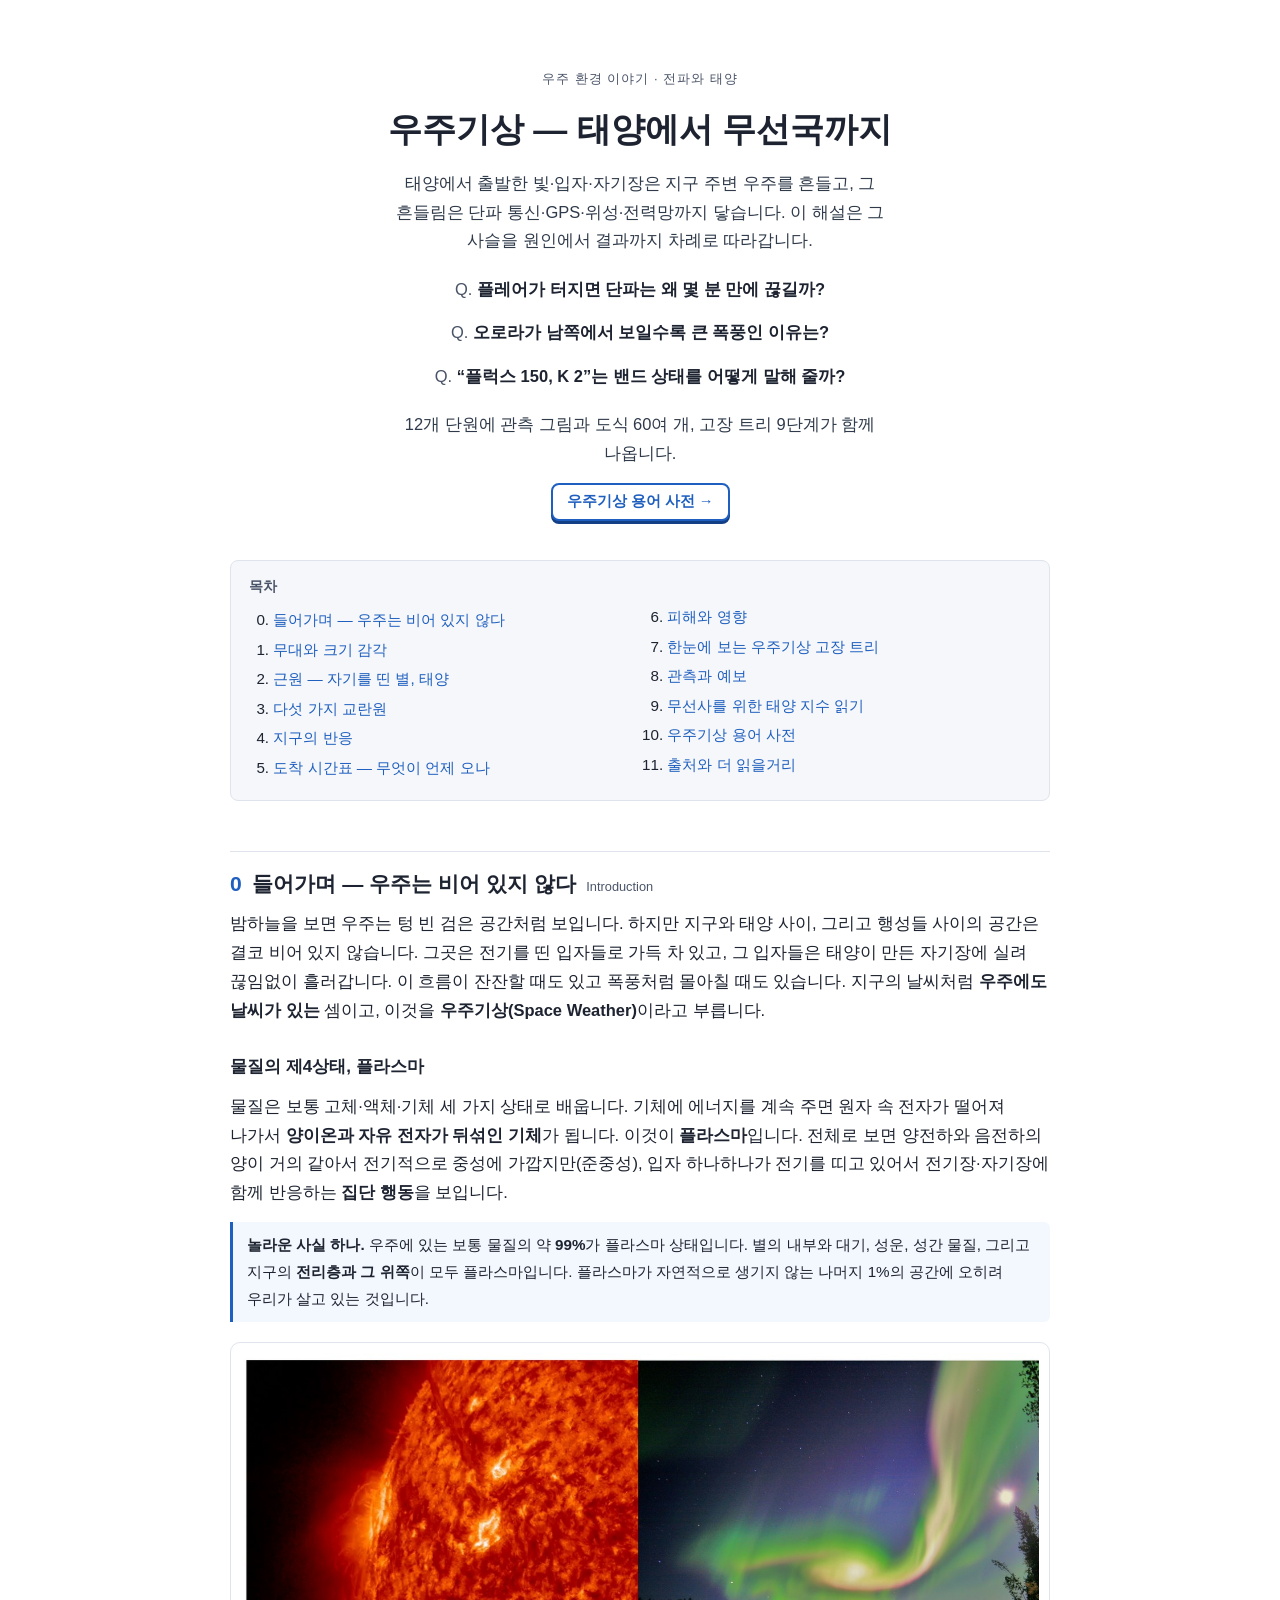
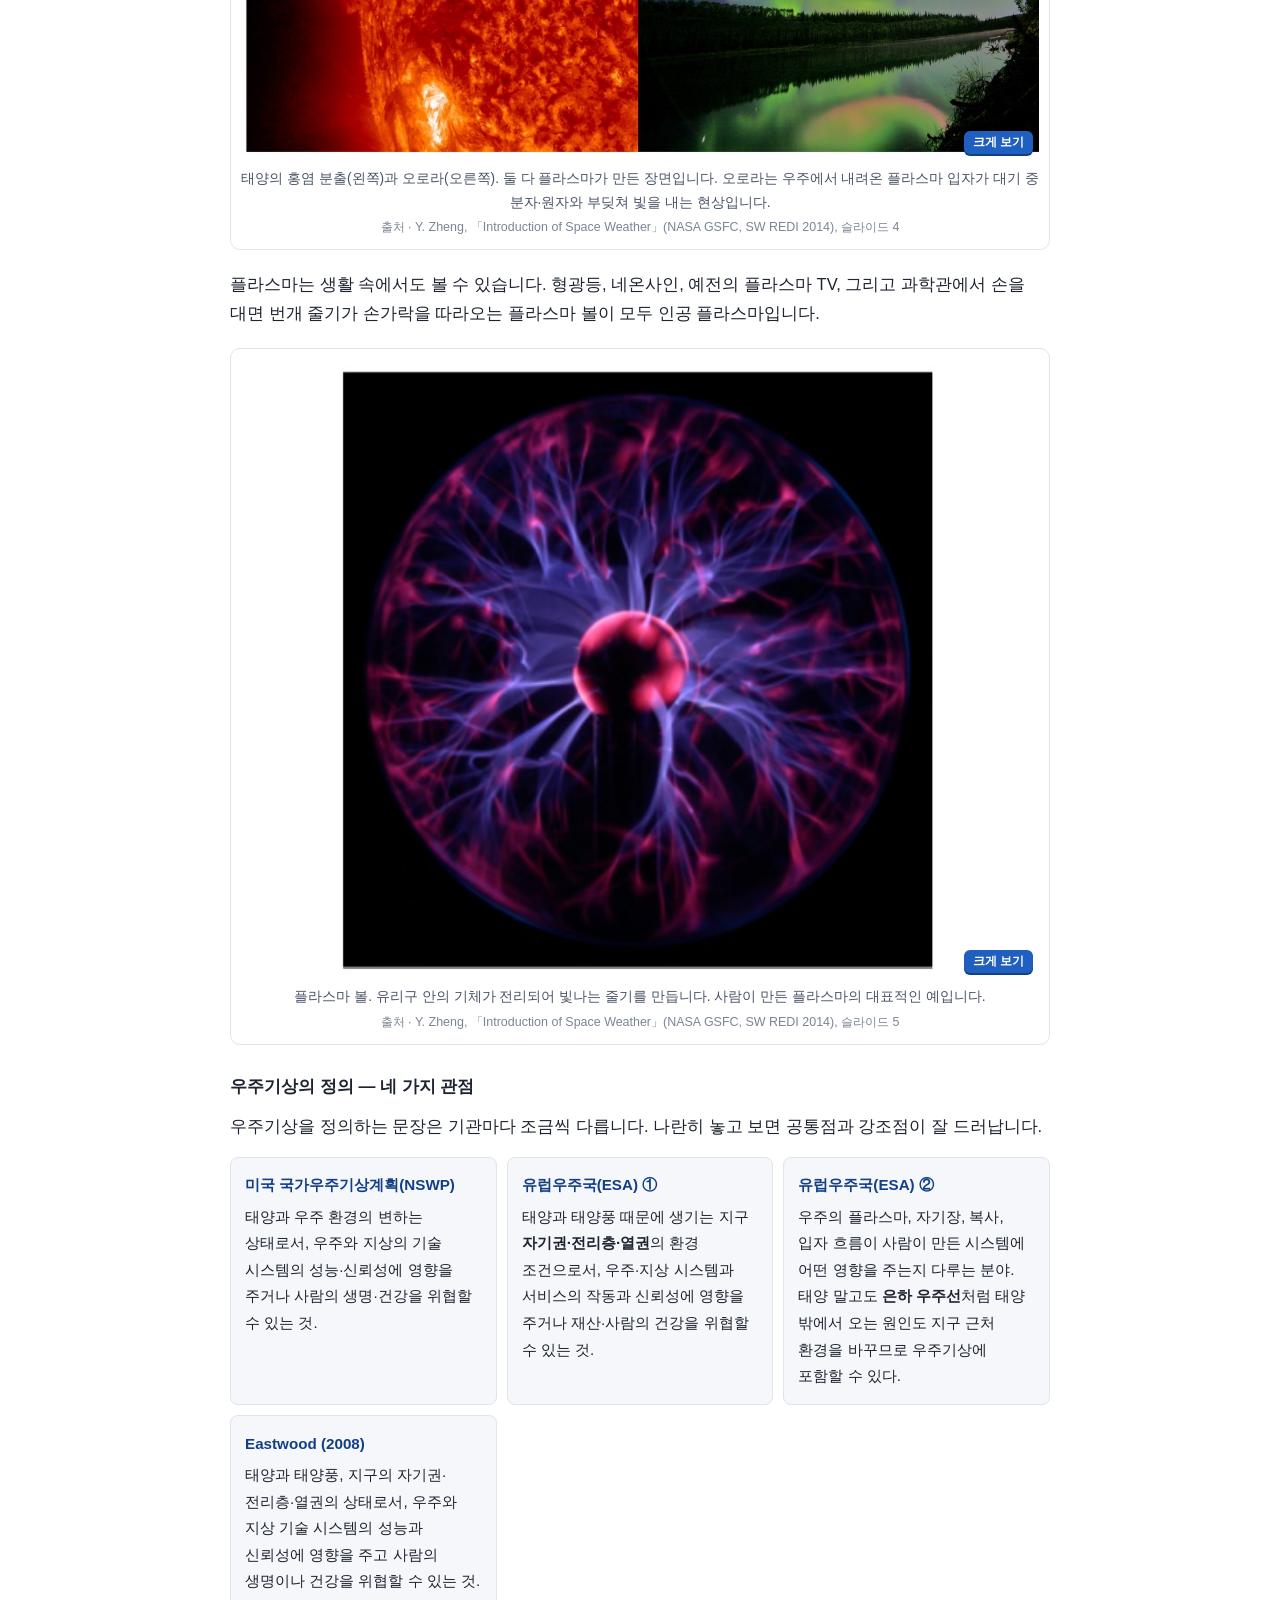
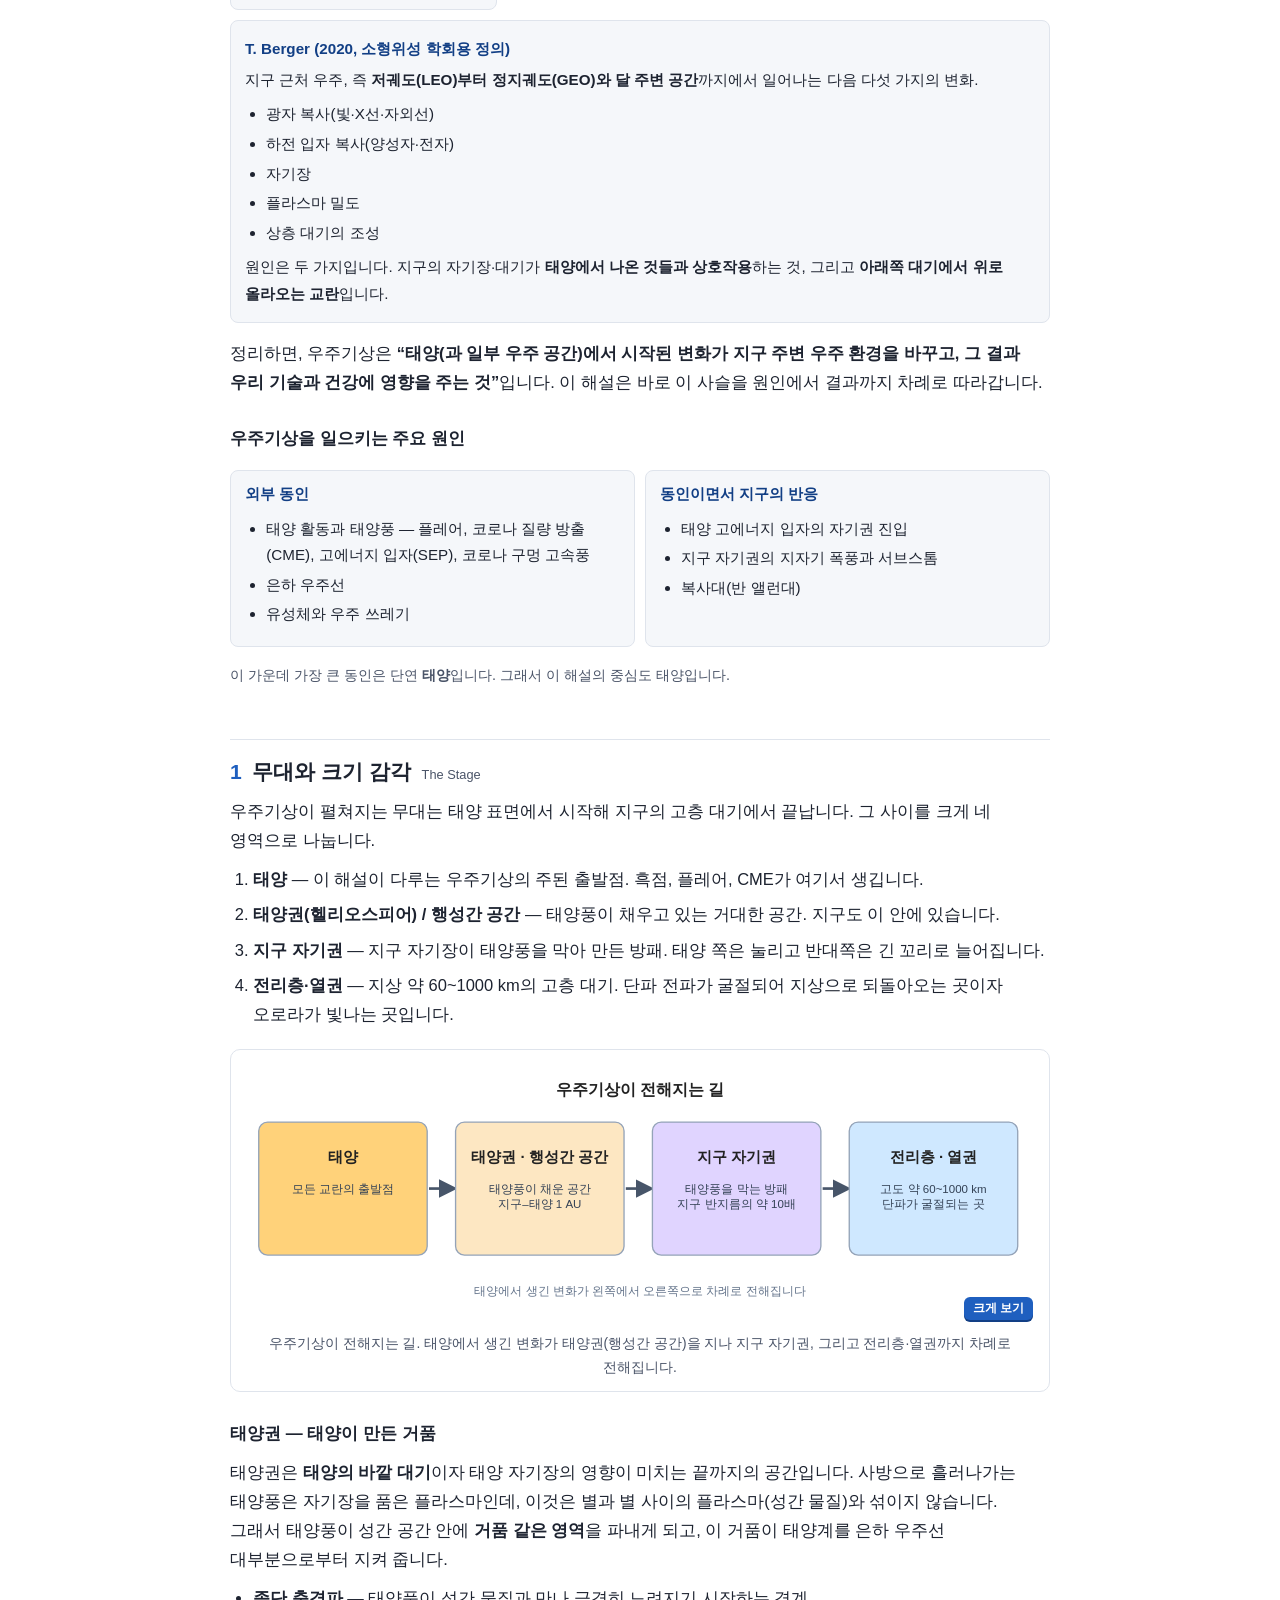
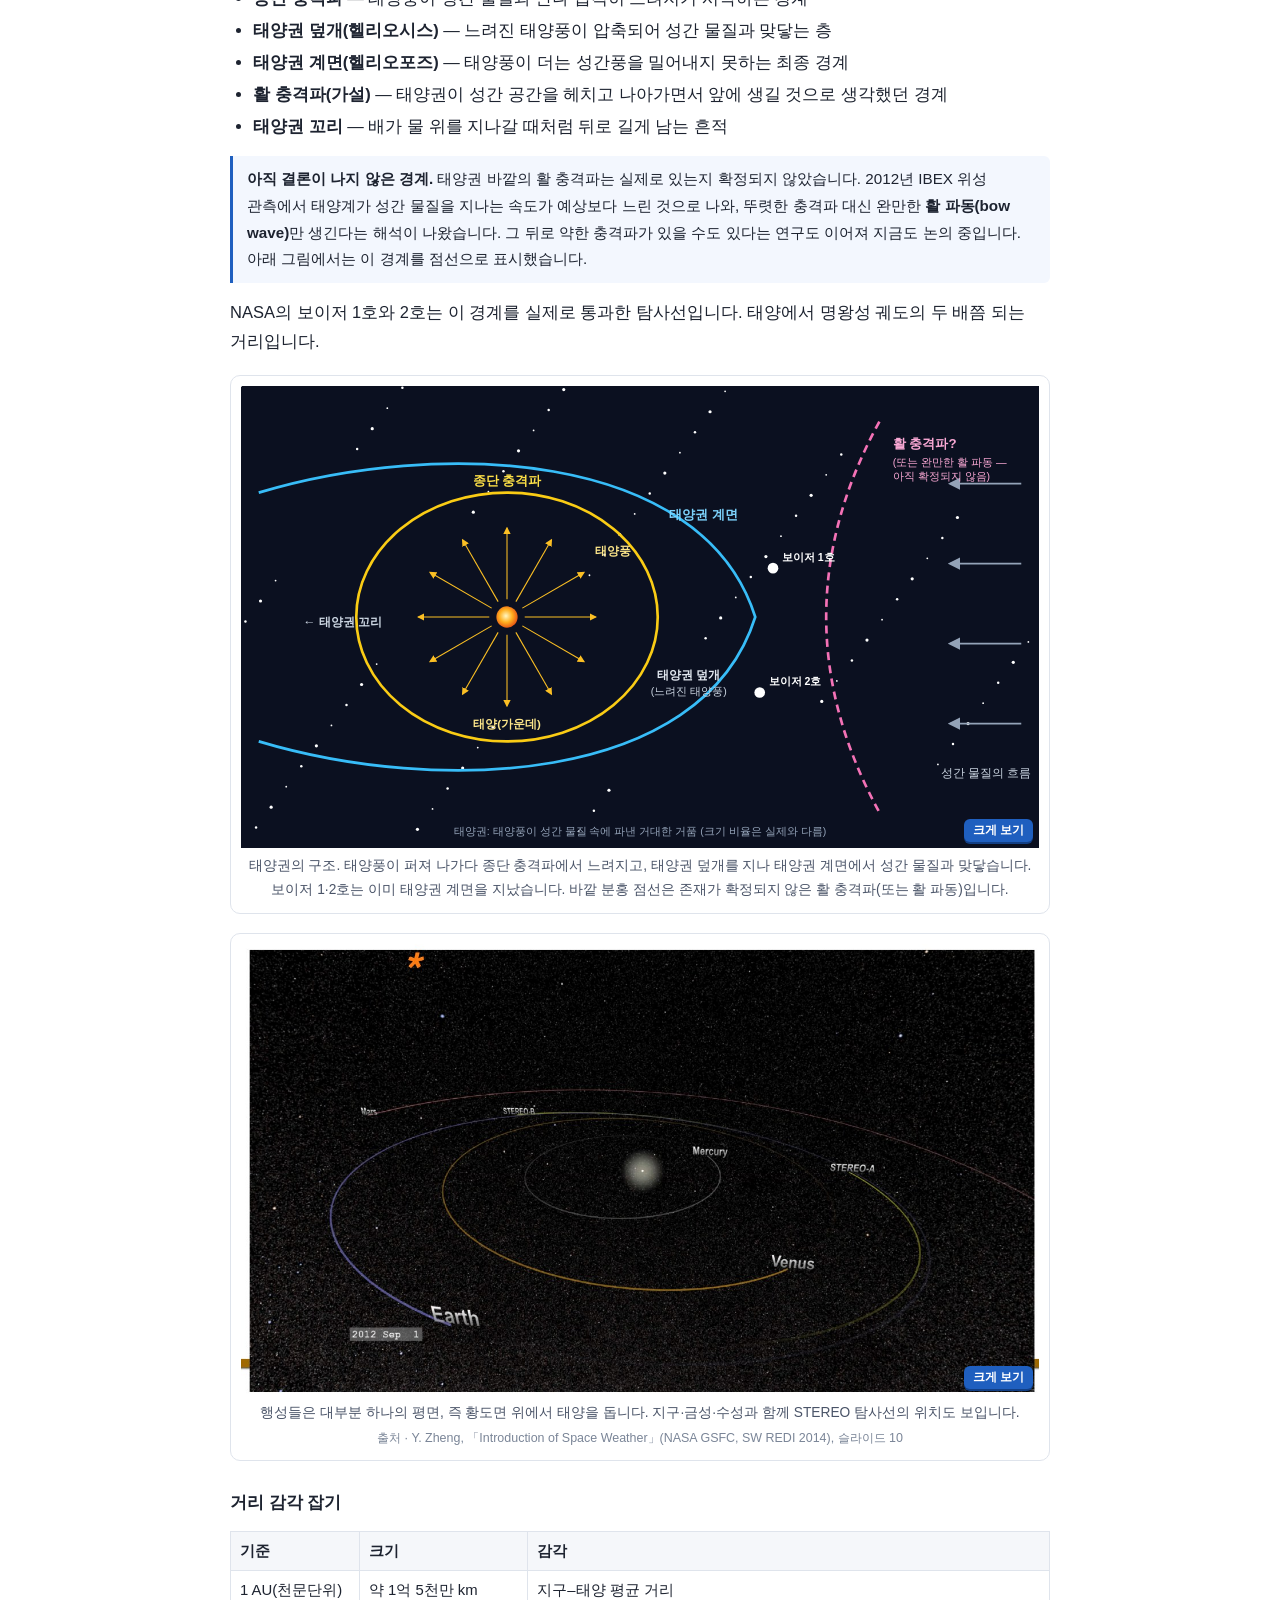
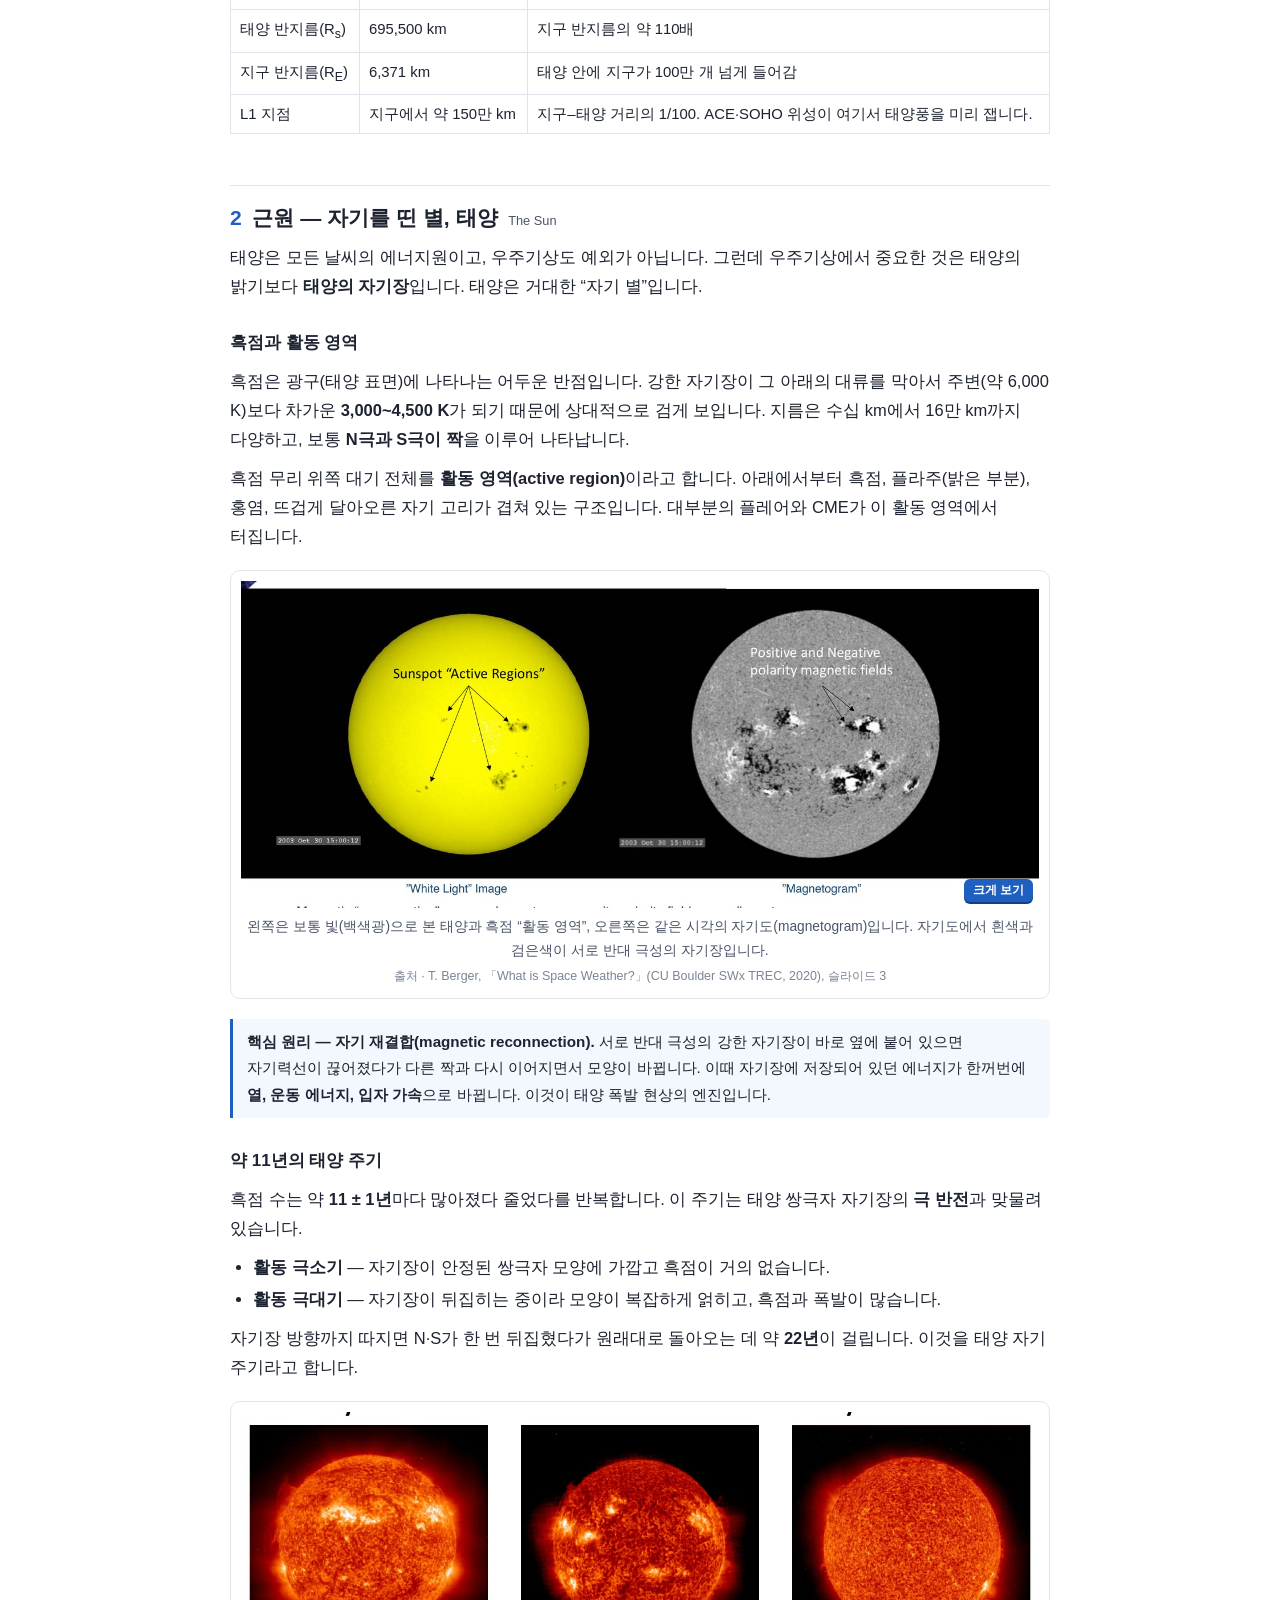
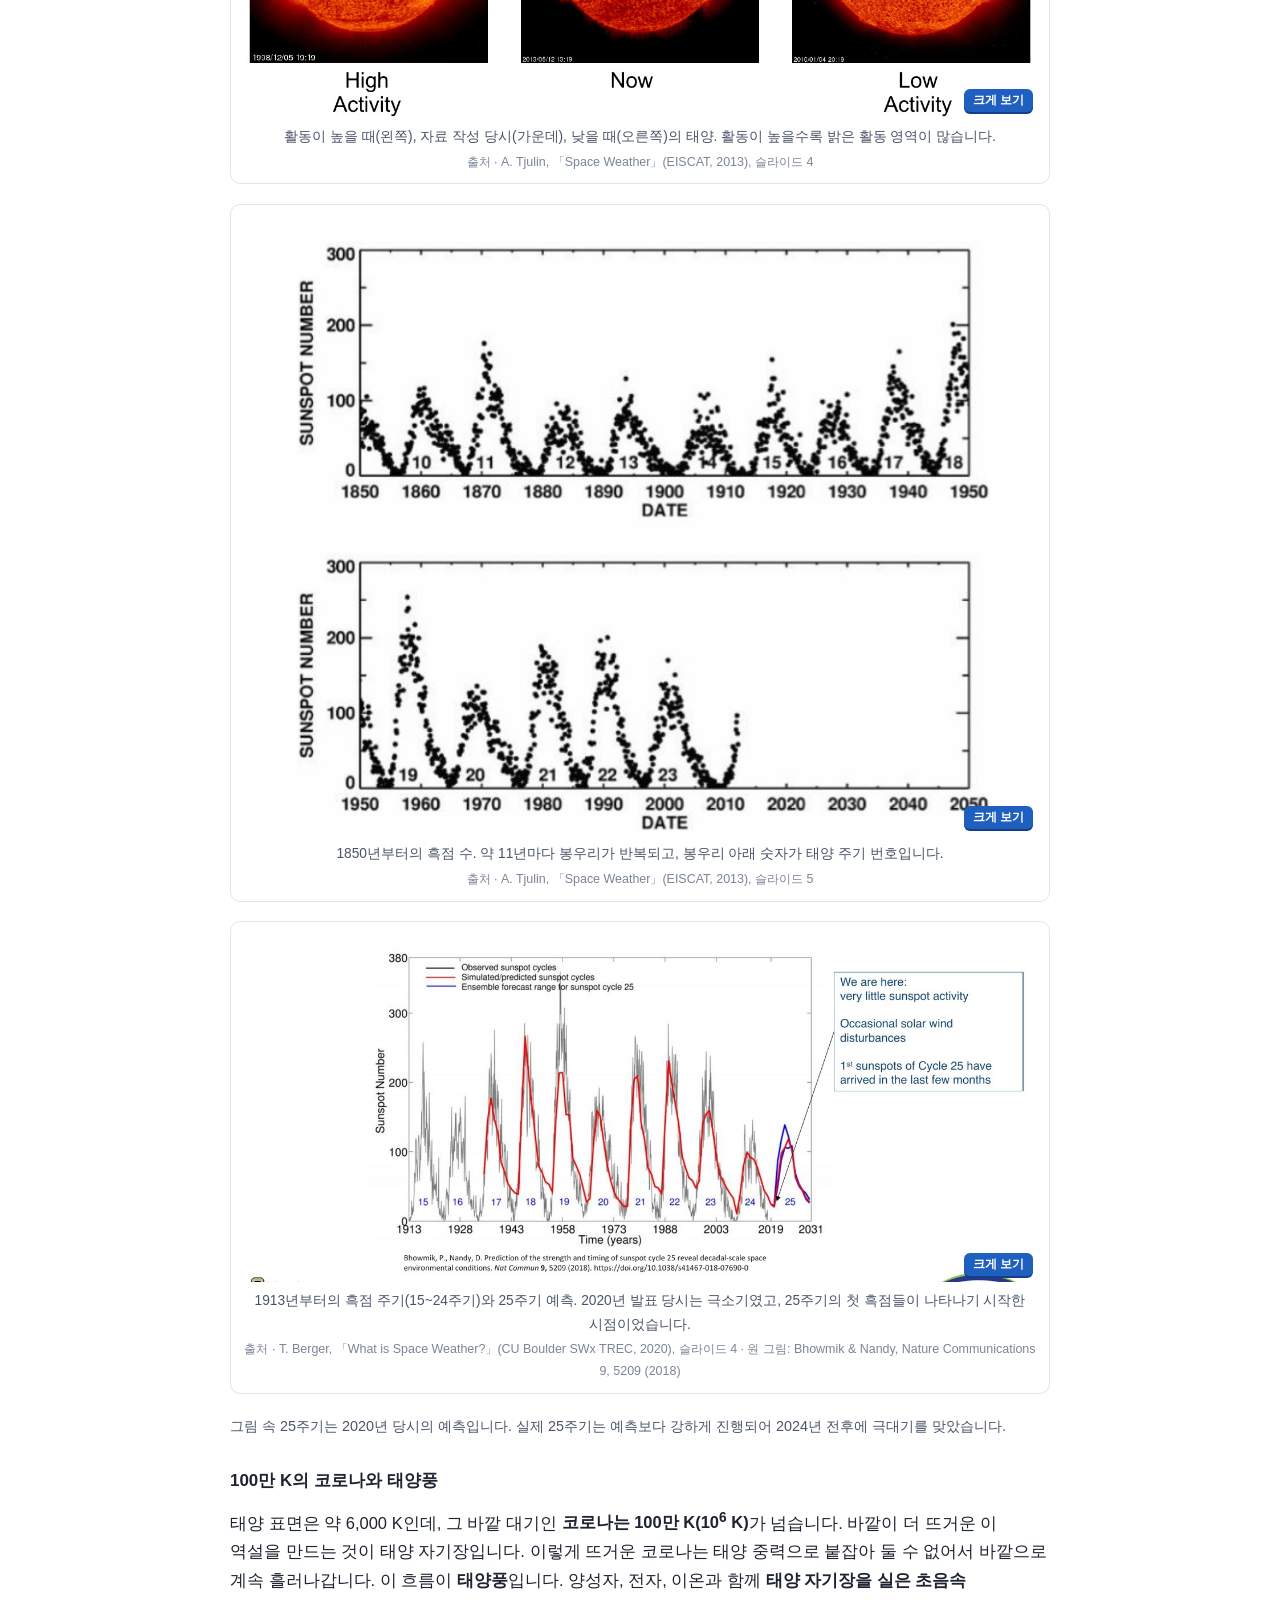
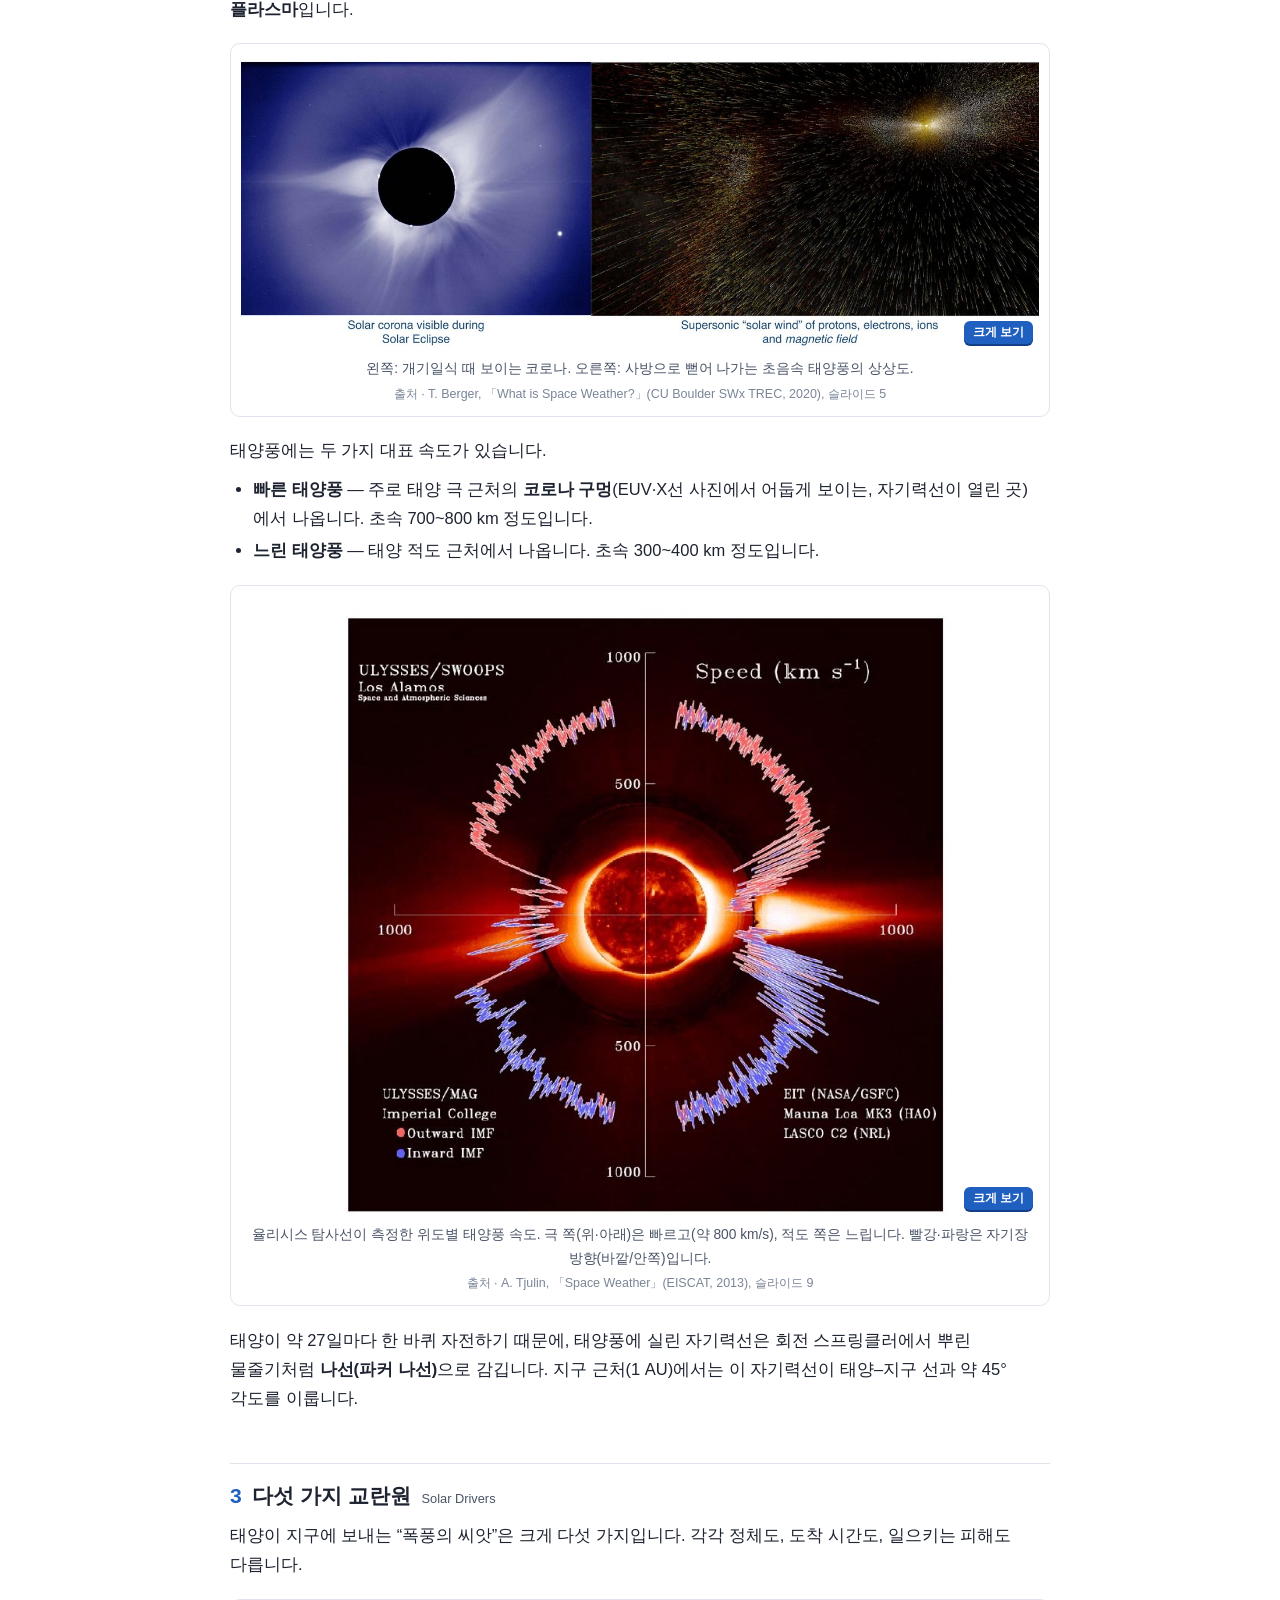
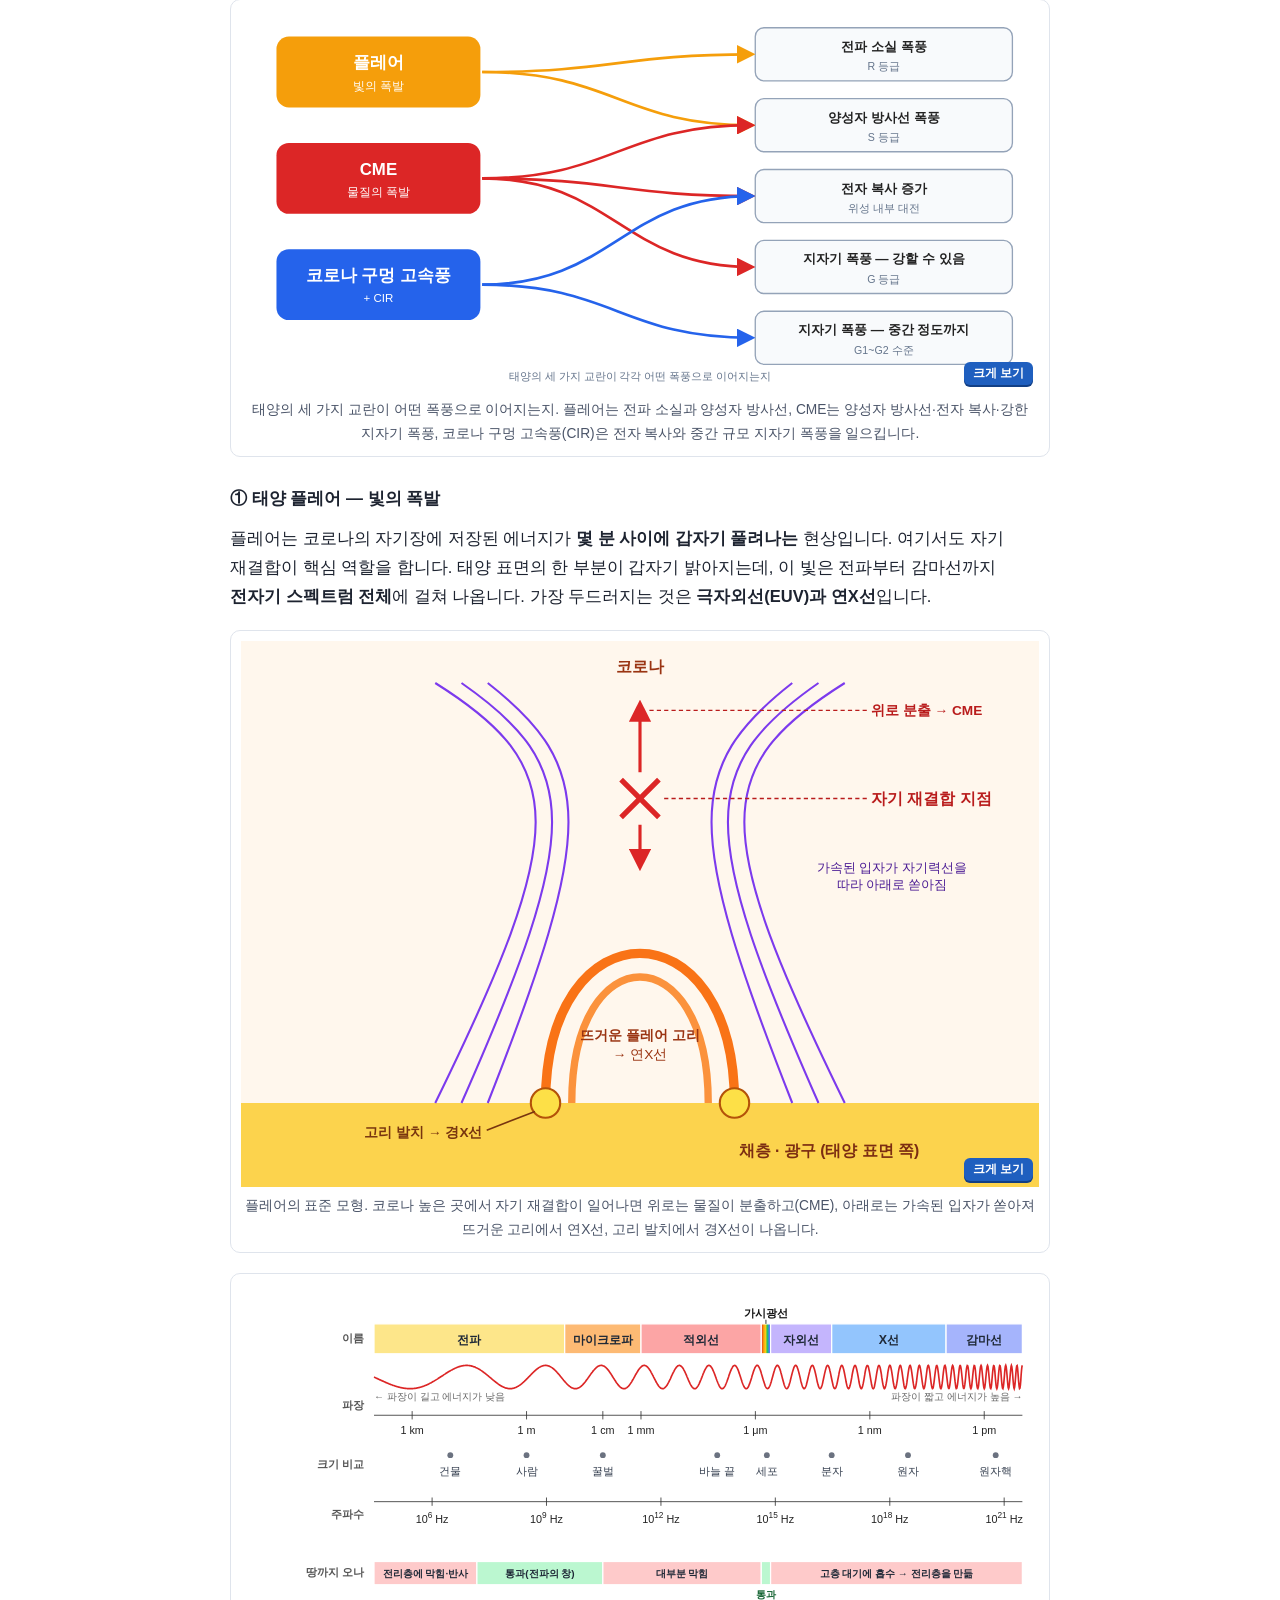
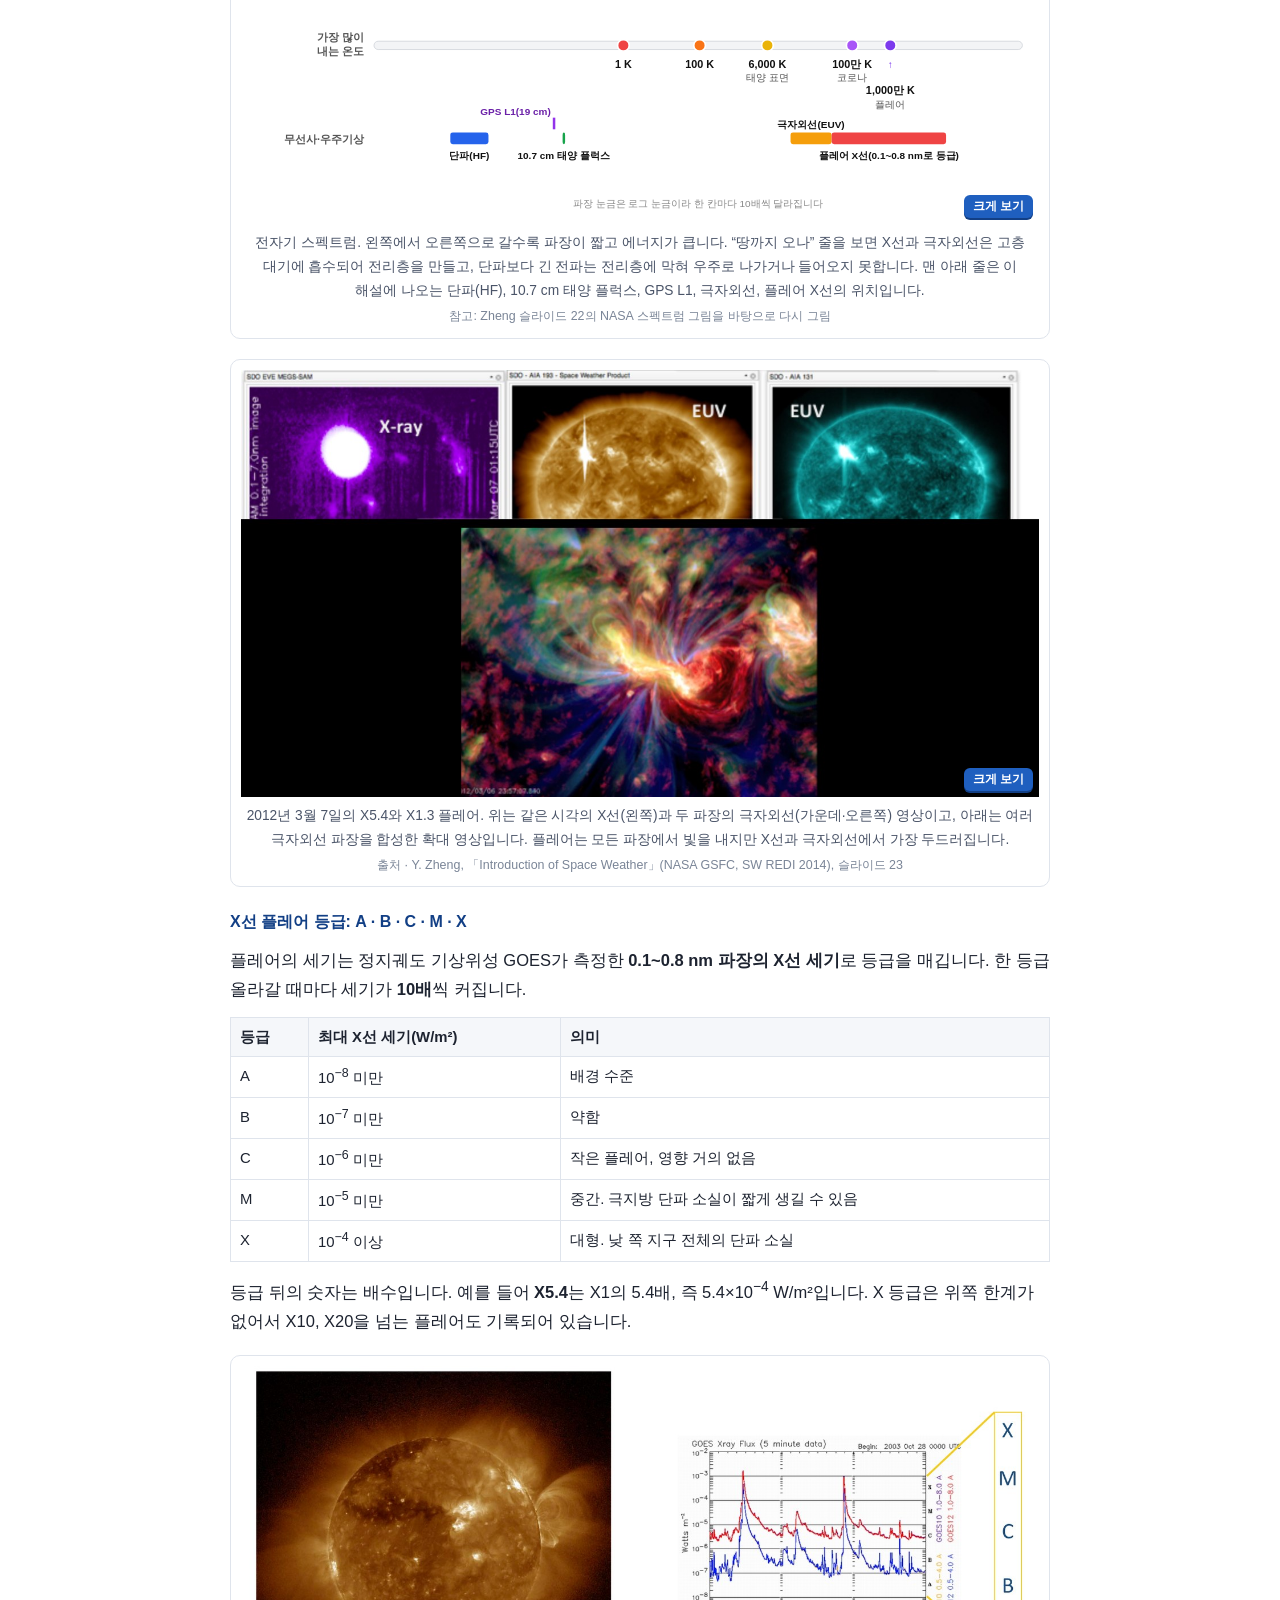
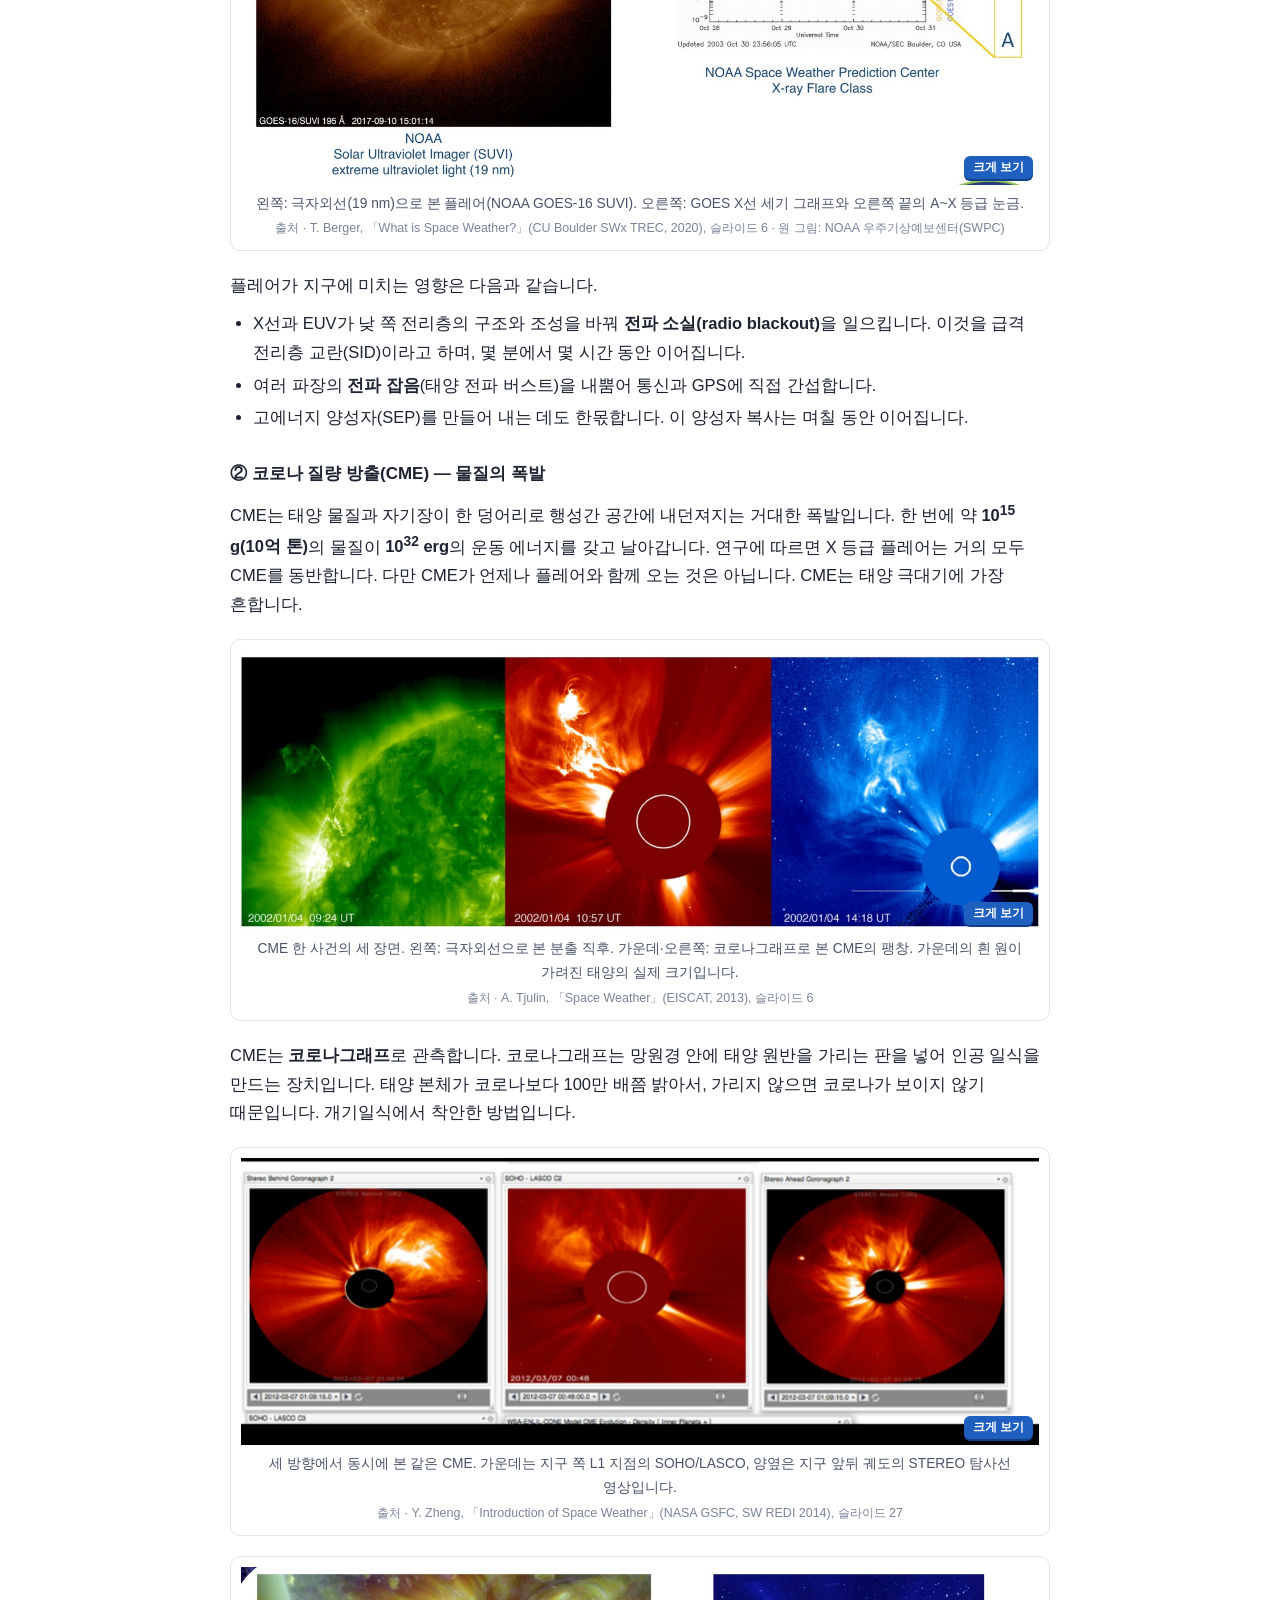
<file: index.html>
<!DOCTYPE html>
<html lang="ko">
<head>
<meta charset="utf-8">
<meta name="viewport" content="width=device-width, initial-scale=1">
<title>우주기상(Space Weather) 완전 해설 — 태양에서 무선국까지</title>
<meta name="description" content="태양 활동이 지구 주변 우주 환경과 전파·위성·전력망에 미치는 영향을 그림과 함께 자세히 풀어 쓴 한국어 우주기상 해설">
<link rel="stylesheet" href="style.css?v=3">
</head>
<body>

<div class="wrap">
<header class="hero">
  <div class="eyebrow">우주 환경 이야기 · 전파와 태양</div>
  <h1>우주기상 — 태양에서 무선국까지</h1>
  <p class="lede">태양에서 출발한 빛·입자·자기장은 지구 주변 우주를 흔들고, 그 흔들림은 단파 통신·GPS·위성·전력망까지 닿습니다. 이 해설은 그 사슬을 원인에서 결과까지 차례로 따라갑니다.</p>
  <ul class="qs">
    <li>플레어가 터지면 단파는 왜 몇 분 만에 끊길까?</li>
    <li>오로라가 남쪽에서 보일수록 큰 폭풍인 이유는?</li>
    <li>“플럭스 150, K 2”는 밴드 상태를 어떻게 말해 줄까?</li>
  </ul>
  <p class="lede">12개 단원에 관측 그림과 도식 60여 개, 고장 트리 9단계가 함께 나옵니다.</p>
  <div class="hero-links"><a class="btn alt" href="glossary.html" target="_blank" rel="noopener">우주기상 용어 사전 →</a></div>
</header>

<nav class="toc" id="toc" aria-label="목차">
  <b>목차</b>
  <ol start="0">
    <li><a href="#s0">들어가며 — 우주는 비어 있지 않다</a></li>
    <li><a href="#s1">무대와 크기 감각</a></li>
    <li><a href="#s2">근원 — 자기를 띤 별, 태양</a></li>
    <li><a href="#s3">다섯 가지 교란원</a></li>
    <li><a href="#s4">지구의 반응</a></li>
    <li><a href="#s5">도착 시간표 — 무엇이 언제 오나</a></li>
    <li><a href="#s6">피해와 영향</a></li>
    <li><a href="#s7">한눈에 보는 우주기상 고장 트리</a></li>
    <li><a href="#s8">관측과 예보</a></li>
    <li><a href="#s9">무선사를 위한 태양 지수 읽기</a></li>
    <li><a href="#s10">우주기상 용어 사전</a></li>
    <li><a href="#s11">출처와 더 읽을거리</a></li>
  </ol>
</nav>

<main>

<!-- ===================================================== 0 -->
<section id="s0">
<h2><span class="no">0</span> 들어가며 — 우주는 비어 있지 않다 <span class="en">Introduction</span></h2>

<p>밤하늘을 보면 우주는 텅 빈 검은 공간처럼 보입니다. 하지만 지구와 태양 사이, 그리고 행성들 사이의 공간은 결코 비어 있지 않습니다. 그곳은 전기를 띤 입자들로 가득 차 있고, 그 입자들은 태양이 만든 자기장에 실려 끊임없이 흘러갑니다. 이 흐름이 잔잔할 때도 있고 폭풍처럼 몰아칠 때도 있습니다. 지구의 날씨처럼 <b>우주에도 날씨가 있는</b> 셈이고, 이것을 <b>우주기상(Space Weather)</b>이라고 부릅니다.</p>

<h3>물질의 제4상태, 플라스마</h3>
<p>물질은 보통 고체·액체·기체 세 가지 상태로 배웁니다. 기체에 에너지를 계속 주면 원자 속 전자가 떨어져 나가서 <b>양이온과 자유 전자가 뒤섞인 기체</b>가 됩니다. 이것이 <b>플라스마</b>입니다. 전체로 보면 양전하와 음전하의 양이 거의 같아서 전기적으로 중성에 가깝지만(준중성), 입자 하나하나가 전기를 띠고 있어서 전기장·자기장에 함께 반응하는 <b>집단 행동</b>을 보입니다.</p>
<div class="note">
  <b>놀라운 사실 하나.</b> 우주에 있는 보통 물질의 약 <b>99%</b>가 플라스마 상태입니다. 별의 내부와 대기, 성운, 성간 물질, 그리고 지구의 <b>전리층과 그 위쪽</b>이 모두 플라스마입니다. 플라스마가 자연적으로 생기지 않는 나머지 1%의 공간에 오히려 우리가 살고 있는 것입니다.
</div>

<figure class="fig"><button type="button" class="zoom" aria-label="그림 크게 보기"><img src="img/zh-04.jpg" alt="태양의 홍염 분출(왼쪽)과 오로라(오른쪽)" loading="lazy" decoding="async"></button><figcaption>태양의 홍염 분출(왼쪽)과 오로라(오른쪽). 둘 다 플라스마가 만든 장면입니다. 오로라는 우주에서 내려온 플라스마 입자가 대기 중 분자·원자와 부딪쳐 빛을 내는 현상입니다.<span class="src">Y. Zheng, 「Introduction of Space Weather」(NASA GSFC, SW REDI 2014), 슬라이드 4</span></figcaption></figure>

<p>플라스마는 생활 속에서도 볼 수 있습니다. 형광등, 네온사인, 예전의 플라스마 TV, 그리고 과학관에서 손을 대면 번개 줄기가 손가락을 따라오는 플라스마 볼이 모두 인공 플라스마입니다.</p>

<figure class="fig"><button type="button" class="zoom" aria-label="그림 크게 보기"><img src="img/zh-05.jpg" alt="플라스마 볼" loading="lazy" decoding="async"></button><figcaption>플라스마 볼. 유리구 안의 기체가 전리되어 빛나는 줄기를 만듭니다. 사람이 만든 플라스마의 대표적인 예입니다.<span class="src">Y. Zheng, 「Introduction of Space Weather」(NASA GSFC, SW REDI 2014), 슬라이드 5</span></figcaption></figure>

<h3>우주기상의 정의 — 네 가지 관점</h3>
<p>우주기상을 정의하는 문장은 기관마다 조금씩 다릅니다. 나란히 놓고 보면 공통점과 강조점이 잘 드러납니다.</p>

<div class="sum">
  <div><p><b class="h">미국 국가우주기상계획(NSWP)</b></p><p>태양과 우주 환경의 변하는 상태로서, 우주와 지상의 기술 시스템의 성능·신뢰성에 영향을 주거나 사람의 생명·건강을 위협할 수 있는 것.</p></div>
  <div><p><b class="h">유럽우주국(ESA) ①</b></p><p>태양과 태양풍 때문에 생기는 지구 <b>자기권·전리층·열권</b>의 환경 조건으로서, 우주·지상 시스템과 서비스의 작동과 신뢰성에 영향을 주거나 재산·사람의 건강을 위협할 수 있는 것.</p></div>
  <div><p><b class="h">유럽우주국(ESA) ②</b></p><p>우주의 플라스마, 자기장, 복사, 입자 흐름이 사람이 만든 시스템에 어떤 영향을 주는지 다루는 분야. 태양 말고도 <b>은하 우주선</b>처럼 태양 밖에서 오는 원인도 지구 근처 환경을 바꾸므로 우주기상에 포함할 수 있다.</p></div>
  <div><p><b class="h">Eastwood (2008)</b></p><p>태양과 태양풍, 지구의 자기권·전리층·열권의 상태로서, 우주와 지상 기술 시스템의 성능과 신뢰성에 영향을 주고 사람의 생명이나 건강을 위협할 수 있는 것.</p></div>
  <div class="wide"><p><b class="h">T. Berger (2020, 소형위성 학회용 정의)</b></p><p>지구 근처 우주, 즉 <b>저궤도(LEO)부터 정지궤도(GEO)와 달 주변 공간</b>까지에서 일어나는 다음 다섯 가지의 변화.</p>
    <ul><li>광자 복사(빛·X선·자외선)</li><li>하전 입자 복사(양성자·전자)</li><li>자기장</li><li>플라스마 밀도</li><li>상층 대기의 조성</li></ul>
    <p>원인은 두 가지입니다. 지구의 자기장·대기가 <b>태양에서 나온 것들과 상호작용</b>하는 것, 그리고 <b>아래쪽 대기에서 위로 올라오는 교란</b>입니다.</p></div>
</div>

<p>정리하면, 우주기상은 <b>“태양(과 일부 우주 공간)에서 시작된 변화가 지구 주변 우주 환경을 바꾸고, 그 결과 우리 기술과 건강에 영향을 주는 것”</b>입니다. 이 해설은 바로 이 사슬을 원인에서 결과까지 차례로 따라갑니다.</p>

<h3>우주기상을 일으키는 주요 원인</h3>
<div class="sum">
  <div><b class="h">외부 동인</b><ul>
    <li>태양 활동과 태양풍 — 플레어, 코로나 질량 방출(CME), 고에너지 입자(SEP), 코로나 구멍 고속풍</li>
    <li>은하 우주선</li>
    <li>유성체와 우주 쓰레기</li></ul></div>
  <div><b class="h">동인이면서 지구의 반응</b><ul>
    <li>태양 고에너지 입자의 자기권 진입</li>
    <li>지구 자기권의 지자기 폭풍과 서브스톰</li>
    <li>복사대(반 앨런대)</li></ul></div>
</div>
<p class="small">이 가운데 가장 큰 동인은 단연 <b>태양</b>입니다. 그래서 이 해설의 중심도 태양입니다.</p>
</section>

<!-- ===================================================== 1 -->
<section id="s1">
<h2><span class="no">1</span> 무대와 크기 감각 <span class="en">The Stage</span></h2>
<p>우주기상이 펼쳐지는 무대는 태양 표면에서 시작해 지구의 고층 대기에서 끝납니다. 그 사이를 크게 네 영역으로 나눕니다.</p>

<ol class="steps">
  <li><b>태양</b> — 이 해설이 다루는 우주기상의 주된 출발점. 흑점, 플레어, CME가 여기서 생깁니다.</li>
  <li><b>태양권(헬리오스피어) / 행성간 공간</b> — 태양풍이 채우고 있는 거대한 공간. 지구도 이 안에 있습니다.</li>
  <li><b>지구 자기권</b> — 지구 자기장이 태양풍을 막아 만든 방패. 태양 쪽은 눌리고 반대쪽은 긴 꼬리로 늘어집니다.</li>
  <li><b>전리층·열권</b> — 지상 약 60~1000 km의 고층 대기. 단파 전파가 굴절되어 지상으로 되돌아오는 곳이자 오로라가 빛나는 곳입니다.</li>
</ol>

<figure class="fig"><button type="button" class="zoom" aria-label="그림 크게 보기"><img src="img/sw-regions.svg" alt="우주기상이 전해지는 길" loading="lazy" decoding="async"></button><figcaption>우주기상이 전해지는 길. 태양에서 생긴 변화가 태양권(행성간 공간)을 지나 지구 자기권, 그리고 전리층·열권까지 차례로 전해집니다.</figcaption></figure>

<h3>태양권 — 태양이 만든 거품</h3>
<p>태양권은 <b>태양의 바깥 대기</b>이자 태양 자기장의 영향이 미치는 끝까지의 공간입니다. 사방으로 흘러나가는 태양풍은 자기장을 품은 플라스마인데, 이것은 별과 별 사이의 플라스마(성간 물질)와 섞이지 않습니다. 그래서 태양풍이 성간 공간 안에 <b>거품 같은 영역</b>을 파내게 되고, 이 거품이 태양계를 은하 우주선 대부분으로부터 지켜 줍니다.</p>
<ul>
  <li><b>종단 충격파</b> — 태양풍이 성간 물질과 만나 급격히 느려지기 시작하는 경계</li>
  <li><b>태양권 덮개(헬리오시스)</b> — 느려진 태양풍이 압축되어 성간 물질과 맞닿는 층</li>
  <li><b>태양권 계면(헬리오포즈)</b> — 태양풍이 더는 성간풍을 밀어내지 못하는 최종 경계</li>
  <li><b>활 충격파(가설)</b> — 태양권이 성간 공간을 헤치고 나아가면서 앞에 생길 것으로 생각했던 경계</li>
  <li><b>태양권 꼬리</b> — 배가 물 위를 지나갈 때처럼 뒤로 길게 남는 흔적</li>
</ul>
<div class="note"><b>아직 결론이 나지 않은 경계.</b> 태양권 바깥의 활 충격파는 실제로 있는지 확정되지 않았습니다. 2012년 IBEX 위성 관측에서 태양계가 성간 물질을 지나는 속도가 예상보다 느린 것으로 나와, 뚜렷한 충격파 대신 완만한 <b>활 파동(bow wave)</b>만 생긴다는 해석이 나왔습니다. 그 뒤로 약한 충격파가 있을 수도 있다는 연구도 이어져 지금도 논의 중입니다. 아래 그림에서는 이 경계를 점선으로 표시했습니다.</div>
<p>NASA의 보이저 1호와 2호는 이 경계를 실제로 통과한 탐사선입니다. 태양에서 명왕성 궤도의 두 배쯤 되는 거리입니다.</p>

<figure class="fig"><button type="button" class="zoom" aria-label="그림 크게 보기"><img src="img/sw-heliosphere.svg" alt="태양권의 구조" loading="lazy" decoding="async"></button><figcaption>태양권의 구조. 태양풍이 퍼져 나가다 종단 충격파에서 느려지고, 태양권 덮개를 지나 태양권 계면에서 성간 물질과 맞닿습니다. 보이저 1·2호는 이미 태양권 계면을 지났습니다. 바깥 분홍 점선은 존재가 확정되지 않은 활 충격파(또는 활 파동)입니다.</figcaption></figure>

<figure class="fig"><button type="button" class="zoom" aria-label="그림 크게 보기"><img src="img/zh-10.jpg" alt="행성들은 대부분 하나의 평면, 즉 황도면 위에서 태양을 돕니다" loading="lazy" decoding="async"></button><figcaption>행성들은 대부분 하나의 평면, 즉 황도면 위에서 태양을 돕니다. 지구·금성·수성과 함께 STEREO 탐사선의 위치도 보입니다.<span class="src">Y. Zheng, 「Introduction of Space Weather」(NASA GSFC, SW REDI 2014), 슬라이드 10</span></figcaption></figure>

<h3>거리 감각 잡기</h3>
<div class="tbl"><table>
<tr><th>기준</th><th>크기</th><th>감각</th></tr>
<tr><td>1 AU(천문단위)</td><td>약 1억 5천만 km</td><td>지구–태양 평균 거리</td></tr>
<tr><td>태양 반지름(R<sub>s</sub>)</td><td>695,500 km</td><td>지구 반지름의 약 110배</td></tr>
<tr><td>지구 반지름(R<sub>E</sub>)</td><td>6,371 km</td><td>태양 안에 지구가 100만 개 넘게 들어감</td></tr>
<tr><td>L1 지점</td><td>지구에서 약 150만 km</td><td>지구–태양 거리의 1/100. ACE·SOHO 위성이 여기서 태양풍을 미리 잽니다.</td></tr>
</table></div>

</section>

<!-- ===================================================== 2 -->
<section id="s2">
<h2><span class="no">2</span> 근원 — 자기를 띤 별, 태양 <span class="en">The Sun</span></h2>

<p>태양은 모든 날씨의 에너지원이고, 우주기상도 예외가 아닙니다. 그런데 우주기상에서 중요한 것은 태양의 밝기보다 <b>태양의 자기장</b>입니다. 태양은 거대한 “자기 별”입니다.</p>

<h3>흑점과 활동 영역</h3>
<p>흑점은 광구(태양 표면)에 나타나는 어두운 반점입니다. 강한 자기장이 그 아래의 대류를 막아서 주변(약 6,000 K)보다 차가운 <b>3,000~4,500 K</b>가 되기 때문에 상대적으로 검게 보입니다. 지름은 수십 km에서 16만 km까지 다양하고, 보통 <b>N극과 S극이 짝</b>을 이루어 나타납니다.</p>
<p>흑점 무리 위쪽 대기 전체를 <b>활동 영역(active region)</b>이라고 합니다. 아래에서부터 흑점, 플라주(밝은 부분), 홍염, 뜨겁게 달아오른 자기 고리가 겹쳐 있는 구조입니다. 대부분의 플레어와 CME가 이 활동 영역에서 터집니다.</p>

<figure class="fig"><button type="button" class="zoom" aria-label="그림 크게 보기"><img src="img/be-03.jpg" alt="왼쪽은 보통 빛(백색광)으로 본 태양과 흑점 “활동 영역”, 오른쪽은 같은 시각의 자기도(magnetogram)입니다" loading="lazy" decoding="async"></button><figcaption>왼쪽은 보통 빛(백색광)으로 본 태양과 흑점 “활동 영역”, 오른쪽은 같은 시각의 자기도(magnetogram)입니다. 자기도에서 흰색과 검은색이 서로 반대 극성의 자기장입니다.<span class="src">T. Berger, 「What is Space Weather?」(CU Boulder SWx TREC, 2020), 슬라이드 3</span></figcaption></figure>

<div class="note">
  <b>핵심 원리 — 자기 재결합(magnetic reconnection).</b> 서로 반대 극성의 강한 자기장이 바로 옆에 붙어 있으면 자기력선이 끊어졌다가 다른 짝과 다시 이어지면서 모양이 바뀝니다. 이때 자기장에 저장되어 있던 에너지가 한꺼번에 <b>열, 운동 에너지, 입자 가속</b>으로 바뀝니다. 이것이 태양 폭발 현상의 엔진입니다.
</div>

<h3>약 11년의 태양 주기</h3>
<p>흑점 수는 약 <b>11 ± 1년</b>마다 많아졌다 줄었다를 반복합니다. 이 주기는 태양 쌍극자 자기장의 <b>극 반전</b>과 맞물려 있습니다.</p>
<ul>
  <li><b>활동 극소기</b> — 자기장이 안정된 쌍극자 모양에 가깝고 흑점이 거의 없습니다.</li>
  <li><b>활동 극대기</b> — 자기장이 뒤집히는 중이라 모양이 복잡하게 얽히고, 흑점과 폭발이 많습니다.</li>
</ul>
<p>자기장 방향까지 따지면 N·S가 한 번 뒤집혔다가 원래대로 돌아오는 데 약 <b>22년</b>이 걸립니다. 이것을 태양 자기 주기라고 합니다.</p>

<figure class="fig"><button type="button" class="zoom" aria-label="그림 크게 보기"><img src="img/tj-04.jpg" alt="활동이 높을 때(왼쪽), 자료 작성 당시(가운데), 낮을 때(오른쪽)의 태양" loading="lazy" decoding="async"></button><figcaption>활동이 높을 때(왼쪽), 자료 작성 당시(가운데), 낮을 때(오른쪽)의 태양. 활동이 높을수록 밝은 활동 영역이 많습니다.<span class="src">A. Tjulin, 「Space Weather」(EISCAT, 2013), 슬라이드 4</span></figcaption></figure>

<figure class="fig"><button type="button" class="zoom" aria-label="그림 크게 보기"><img src="img/tj-05.jpg" alt="1850년부터의 흑점 수" loading="lazy" decoding="async"></button><figcaption>1850년부터의 흑점 수. 약 11년마다 봉우리가 반복되고, 봉우리 아래 숫자가 태양 주기 번호입니다.<span class="src">A. Tjulin, 「Space Weather」(EISCAT, 2013), 슬라이드 5</span></figcaption></figure>

<figure class="fig"><button type="button" class="zoom" aria-label="그림 크게 보기"><img src="img/be-04.jpg" alt="1913년부터의 흑점 주기(15~24주기)와 25주기 예측" loading="lazy" decoding="async"></button><figcaption>1913년부터의 흑점 주기(15~24주기)와 25주기 예측. 2020년 발표 당시는 극소기였고, 25주기의 첫 흑점들이 나타나기 시작한 시점이었습니다.<span class="src">T. Berger, 「What is Space Weather?」(CU Boulder SWx TREC, 2020), 슬라이드 4 · 원 그림: Bhowmik & Nandy, Nature Communications 9, 5209 (2018)</span></figcaption></figure>

<p class="small">그림 속 25주기는 2020년 당시의 예측입니다. 실제 25주기는 예측보다 강하게 진행되어 2024년 전후에 극대기를 맞았습니다.</p>

<h3>100만 K의 코로나와 태양풍</h3>
<p>태양 표면은 약 6,000 K인데, 그 바깥 대기인 <b>코로나는 100만 K(10<sup>6</sup> K)</b>가 넘습니다. 바깥이 더 뜨거운 이 역설을 만드는 것이 태양 자기장입니다. 이렇게 뜨거운 코로나는 태양 중력으로 붙잡아 둘 수 없어서 바깥으로 계속 흘러나갑니다. 이 흐름이 <b>태양풍</b>입니다. 양성자, 전자, 이온과 함께 <b>태양 자기장을 실은 초음속 플라스마</b>입니다.</p>

<figure class="fig"><button type="button" class="zoom" aria-label="그림 크게 보기"><img src="img/be-05.jpg" alt="왼쪽: 개기일식 때 보이는 코로나" loading="lazy" decoding="async"></button><figcaption>왼쪽: 개기일식 때 보이는 코로나. 오른쪽: 사방으로 뻗어 나가는 초음속 태양풍의 상상도.<span class="src">T. Berger, 「What is Space Weather?」(CU Boulder SWx TREC, 2020), 슬라이드 5</span></figcaption></figure>

<p>태양풍에는 두 가지 대표 속도가 있습니다.</p>
<ul>
  <li><b>빠른 태양풍</b> — 주로 태양 극 근처의 <b>코로나 구멍</b>(EUV·X선 사진에서 어둡게 보이는, 자기력선이 열린 곳)에서 나옵니다. 초속 700~800 km 정도입니다.</li>
  <li><b>느린 태양풍</b> — 태양 적도 근처에서 나옵니다. 초속 300~400 km 정도입니다.</li>
</ul>

<figure class="fig"><button type="button" class="zoom" aria-label="그림 크게 보기"><img src="img/tj-09.jpg" alt="율리시스 탐사선이 측정한 위도별 태양풍 속도" loading="lazy" decoding="async"></button><figcaption>율리시스 탐사선이 측정한 위도별 태양풍 속도. 극 쪽(위·아래)은 빠르고(약 800 km/s), 적도 쪽은 느립니다. 빨강·파랑은 자기장 방향(바깥/안쪽)입니다.<span class="src">A. Tjulin, 「Space Weather」(EISCAT, 2013), 슬라이드 9</span></figcaption></figure>

<p>태양이 약 27일마다 한 바퀴 자전하기 때문에, 태양풍에 실린 자기력선은 회전 스프링클러에서 뿌린 물줄기처럼 <b>나선(파커 나선)</b>으로 감깁니다. 지구 근처(1 AU)에서는 이 자기력선이 태양–지구 선과 약 45° 각도를 이룹니다.</p>
</section>

<!-- ===================================================== 3 -->
<section id="s3">
<h2><span class="no">3</span> 다섯 가지 교란원 <span class="en">Solar Drivers</span></h2>
<p>태양이 지구에 보내는 “폭풍의 씨앗”은 크게 다섯 가지입니다. 각각 정체도, 도착 시간도, 일으키는 피해도 다릅니다.</p>

<figure class="fig"><button type="button" class="zoom" aria-label="그림 크게 보기"><img src="img/sw-drivers.svg" alt="태양의 세 가지 교란이 어떤 폭풍으로 이어지는지" loading="lazy" decoding="async"></button><figcaption>태양의 세 가지 교란이 어떤 폭풍으로 이어지는지. 플레어는 전파 소실과 양성자 방사선, CME는 양성자 방사선·전자 복사·강한 지자기 폭풍, 코로나 구멍 고속풍(CIR)은 전자 복사와 중간 규모 지자기 폭풍을 일으킵니다.</figcaption></figure>

<h3>① 태양 플레어 — 빛의 폭발</h3>
<p>플레어는 코로나의 자기장에 저장된 에너지가 <b>몇 분 사이에 갑자기 풀려나는</b> 현상입니다. 여기서도 자기 재결합이 핵심 역할을 합니다. 태양 표면의 한 부분이 갑자기 밝아지는데, 이 빛은 전파부터 감마선까지 <b>전자기 스펙트럼 전체</b>에 걸쳐 나옵니다. 가장 두드러지는 것은 <b>극자외선(EUV)과 연X선</b>입니다.</p>

<figure class="fig"><button type="button" class="zoom" aria-label="그림 크게 보기"><img src="img/sw-flare-model.svg" alt="플레어의 표준 모형" loading="lazy" decoding="async"></button><figcaption>플레어의 표준 모형. 코로나 높은 곳에서 자기 재결합이 일어나면 위로는 물질이 분출하고(CME), 아래로는 가속된 입자가 쏟아져 뜨거운 고리에서 연X선, 고리 발치에서 경X선이 나옵니다.</figcaption></figure>

<figure class="fig"><button type="button" class="zoom" aria-label="그림 크게 보기"><img src="img/sw-em-spectrum.svg" alt="전자기 스펙트럼" loading="lazy" decoding="async"></button><figcaption>전자기 스펙트럼. 왼쪽에서 오른쪽으로 갈수록 파장이 짧고 에너지가 큽니다. “땅까지 오나” 줄을 보면 X선과 극자외선은 고층 대기에 흡수되어 전리층을 만들고, 단파보다 긴 전파는 전리층에 막혀 우주로 나가거나 들어오지 못합니다. 맨 아래 줄은 이 해설에 나오는 단파(HF), 10.7 cm 태양 플럭스, GPS L1, 극자외선, 플레어 X선의 위치입니다.<span class="src ref">참고: Zheng 슬라이드 22의 NASA 스펙트럼 그림을 바탕으로 다시 그림</span></figcaption></figure>

<figure class="fig"><button type="button" class="zoom" aria-label="그림 크게 보기"><img src="img/zh-23.jpg" alt="2012년 3월 7일의 X5" loading="lazy" decoding="async"></button><figcaption>2012년 3월 7일의 X5.4와 X1.3 플레어. 위는 같은 시각의 X선(왼쪽)과 두 파장의 극자외선(가운데·오른쪽) 영상이고, 아래는 여러 극자외선 파장을 합성한 확대 영상입니다. 플레어는 모든 파장에서 빛을 내지만 X선과 극자외선에서 가장 두드러집니다.<span class="src">Y. Zheng, 「Introduction of Space Weather」(NASA GSFC, SW REDI 2014), 슬라이드 23</span></figcaption></figure>

<h4>X선 플레어 등급: A · B · C · M · X</h4>
<p>플레어의 세기는 정지궤도 기상위성 GOES가 측정한 <b>0.1~0.8 nm 파장의 X선 세기</b>로 등급을 매깁니다. 한 등급 올라갈 때마다 세기가 <b>10배</b>씩 커집니다.</p>
<div class="tbl"><table>
<tr><th>등급</th><th>최대 X선 세기(W/m²)</th><th>의미</th></tr>
<tr><td>A</td><td>10<sup>−8</sup> 미만</td><td>배경 수준</td></tr>
<tr><td>B</td><td>10<sup>−7</sup> 미만</td><td>약함</td></tr>
<tr><td>C</td><td>10<sup>−6</sup> 미만</td><td>작은 플레어, 영향 거의 없음</td></tr>
<tr><td>M</td><td>10<sup>−5</sup> 미만</td><td>중간. 극지방 단파 소실이 짧게 생길 수 있음</td></tr>
<tr><td>X</td><td>10<sup>−4</sup> 이상</td><td>대형. 낮 쪽 지구 전체의 단파 소실</td></tr>
</table></div>
<p>등급 뒤의 숫자는 배수입니다. 예를 들어 <b>X5.4</b>는 X1의 5.4배, 즉 5.4×10<sup>−4</sup> W/m²입니다. X 등급은 위쪽 한계가 없어서 X10, X20을 넘는 플레어도 기록되어 있습니다.</p>

<figure class="fig"><button type="button" class="zoom" aria-label="그림 크게 보기"><img src="img/be-06.jpg" alt="왼쪽: 극자외선(19 nm)으로 본 플레어(NOAA GOES-16 SUVI)" loading="lazy" decoding="async"></button><figcaption>왼쪽: 극자외선(19 nm)으로 본 플레어(NOAA GOES-16 SUVI). 오른쪽: GOES X선 세기 그래프와 오른쪽 끝의 A~X 등급 눈금.<span class="src">T. Berger, 「What is Space Weather?」(CU Boulder SWx TREC, 2020), 슬라이드 6 · 원 그림: NOAA 우주기상예보센터(SWPC)</span></figcaption></figure>

<p>플레어가 지구에 미치는 영향은 다음과 같습니다.</p>
<ul>
  <li>X선과 EUV가 낮 쪽 전리층의 구조와 조성을 바꿔 <b>전파 소실(radio blackout)</b>을 일으킵니다. 이것을 급격 전리층 교란(SID)이라고 하며, 몇 분에서 몇 시간 동안 이어집니다.</li>
  <li>여러 파장의 <b>전파 잡음</b>(태양 전파 버스트)을 내뿜어 통신과 GPS에 직접 간섭합니다.</li>
  <li>고에너지 양성자(SEP)를 만들어 내는 데도 한몫합니다. 이 양성자 복사는 며칠 동안 이어집니다.</li>
</ul>

<h3>② 코로나 질량 방출(CME) — 물질의 폭발</h3>
<p>CME는 태양 물질과 자기장이 한 덩어리로 행성간 공간에 내던져지는 거대한 폭발입니다. 한 번에 약 <b>10<sup>15</sup> g(10억 톤)</b>의 물질이 <b>10<sup>32</sup> erg</b>의 운동 에너지를 갖고 날아갑니다. 연구에 따르면 X 등급 플레어는 거의 모두 CME를 동반합니다. 다만 CME가 언제나 플레어와 함께 오는 것은 아닙니다. CME는 태양 극대기에 가장 흔합니다.</p>

<figure class="fig"><button type="button" class="zoom" aria-label="그림 크게 보기"><img src="img/tj-06.jpg" alt="CME 한 사건의 세 장면" loading="lazy" decoding="async"></button><figcaption>CME 한 사건의 세 장면. 왼쪽: 극자외선으로 본 분출 직후. 가운데·오른쪽: 코로나그래프로 본 CME의 팽창. 가운데의 흰 원이 가려진 태양의 실제 크기입니다.<span class="src">A. Tjulin, 「Space Weather」(EISCAT, 2013), 슬라이드 6</span></figcaption></figure>

<p>CME는 <b>코로나그래프</b>로 관측합니다. 코로나그래프는 망원경 안에 태양 원반을 가리는 판을 넣어 인공 일식을 만드는 장치입니다. 태양 본체가 코로나보다 100만 배쯤 밝아서, 가리지 않으면 코로나가 보이지 않기 때문입니다. 개기일식에서 착안한 방법입니다.</p>

<figure class="fig"><button type="button" class="zoom" aria-label="그림 크게 보기"><img src="img/zh-27.jpg" alt="세 방향에서 동시에 본 같은 CME" loading="lazy" decoding="async"></button><figcaption>세 방향에서 동시에 본 같은 CME. 가운데는 지구 쪽 L1 지점의 SOHO/LASCO, 양옆은 지구 앞뒤 궤도의 STEREO 탐사선 영상입니다.<span class="src">Y. Zheng, 「Introduction of Space Weather」(NASA GSFC, SW REDI 2014), 슬라이드 27</span></figcaption></figure>

<figure class="fig"><button type="button" class="zoom" aria-label="그림 크게 보기"><img src="img/be-09.jpg" alt="왼쪽: SDO 위성의 극자외선 영상으로 본 분출" loading="lazy" decoding="async"></button><figcaption>왼쪽: SDO 위성의 극자외선 영상으로 본 분출. 오른쪽: SOHO 코로나그래프로 본 CME.<span class="src">T. Berger, 「What is Space Weather?」(CU Boulder SWx TREC, 2020), 슬라이드 9 · 원 그림: NASA SDO, ESA/NASA SOHO</span></figcaption></figure>

<div class="note">
  <b>예보의 핵심 난제.</b> CME는 태양계의 <b>어느 방향으로나</b> 날아갈 수 있습니다. 그래서 예보관이 가장 먼저 답해야 하는 질문은 “이 CME가 지구에 맞을 것인가?”입니다. 코로나그래프에서 태양을 고리 모양으로 둘러싸며 퍼지는 <b>헤일로 CME</b>는 관측자(지구) 쪽이나 그 반대쪽으로 오는 것입니다. 지구를 향한 헤일로 CME 가운데 상당수가 지자기 폭풍을 일으키는데, 그 비율은 연구에 따라 대략 절반에서 70% 정도로 차이가 납니다(용어집 [G]은 약 70%로 적고 있습니다).
</div>

<h3>③ 태양 고에너지 입자(SEP) — 입자의 폭풍</h3>
<p>SEP는 <b>상대론적 에너지</b>까지 가속된 양성자와 전자입니다. 빠른 것은 <b>빛의 속도의 80%</b>에 이릅니다. 가속되는 곳은 두 군데입니다.</p>
<ul>
  <li><b>CME 앞쪽의 충격파</b> — 빠른 CME가 태양풍을 밀어내며 만든 충격파가 입자를 계속 가속합니다.</li>
  <li><b>플레어의 자기 재결합 지점</b> — 재결합이 일어나는 전류층에서 입자가 가속됩니다.</li>
</ul>

<figure class="fig"><button type="button" class="zoom" aria-label="그림 크게 보기"><img src="img/sw-sep-source.svg" alt="고에너지 입자가 가속되는 두 곳" loading="lazy" decoding="async"></button><figcaption>고에너지 입자가 가속되는 두 곳. 플레어 위쪽 전류층의 자기 재결합, 그리고 바깥으로 팽창하는 CME 앞쪽의 충격파입니다.</figcaption></figure>

<figure class="fig"><button type="button" class="zoom" aria-label="그림 크게 보기"><img src="img/zh-28.jpg" alt="2012년 3월의 양성자 관측" loading="lazy" decoding="async"></button><figcaption>2012년 3월의 양성자 관측. 노란 선은 지구 쪽 GOES 위성의 10 MeV 이상 양성자, 빨강·파랑은 STEREO B·A 위성의 13~100 MeV 양성자입니다. 아래 검은 선은 X선(플레어)입니다. 화살표 시점처럼 CME와 플레어가 모두 SEP 증가에 기여합니다.<span class="src">Y. Zheng, 「Introduction of Space Weather」(NASA GSFC, SW REDI 2014), 슬라이드 28</span></figcaption></figure>

<h3>④ 코로나 구멍 고속풍과 공회전 상호작용 영역(CIR)</h3>
<p>태양 쌍극자 자기장이 기울어져 있거나 불규칙하면, 극 쪽에서 나온 <b>빠른 태양풍이 앞서가는 느린 태양풍을 따라잡게</b> 됩니다. 뒤에서 들이받는 곳에서는 플라스마와 자기장이 압축되어 밀도가 높은 띠가 생기는데, 이것을 <b>공회전 상호작용 영역(CIR)</b>이라고 합니다. 태양과 함께 돌기 때문에 “공회전”이라는 이름이 붙었습니다.</p>

<figure class="fig"><button type="button" class="zoom" aria-label="그림 크게 보기"><img src="img/sw-cir.svg" alt="CIR(공회전 상호작용 영역)을 위에서 본 모습" loading="lazy" decoding="async"></button><figcaption>CIR(공회전 상호작용 영역)을 위에서 본 모습. 태양이 돌기 때문에 태양풍은 나선 모양으로 퍼지는데, 덜 감긴 빠른 태양풍(파랑)이 앞서가는 느린 태양풍(회색)을 따라잡는 곳에 압축된 띠(주황)가 생깁니다.</figcaption></figure>

<ul>
  <li>지구 기준으로는 약 <b>27일 주기</b>로 반복해서 찾아옵니다. 그래서 어느 정도 예측이 가능합니다.</li>
  <li>수 시간에서 수십 시간 동안 <b>작은~중간 규모의 지자기 교란</b>을 일으킵니다. CIR에 의한 지자기 폭풍은 기껏해야 중간 규모입니다.</li>
  <li>태양이 안정된 <b>극소기에 오히려 두드러집니다.</b> 큰 CME가 드물어서 상대적으로 CIR의 효과가 눈에 띄기 때문입니다.</li>
  <li>다만 고에너지 <b>전자</b>를 늘려서 위성에 해로운 “킬러 전자”를 만드는 데는 중요한 역할을 합니다.</li>
</ul>

<h3>⑤ 은하 우주선</h3>
<p>은하 우주선은 태양계 밖, 주로 초신성 폭발 같은 곳에서 가속되어 온 아주 높은 에너지의 입자입니다. 태양권이 대부분을 막아 주지만 일부는 들어옵니다. 흥미롭게도 <b>태양 활동이 강할수록 태양권 방패가 단단해져</b> 지구에 오는 은하 우주선은 줄어듭니다. 그래서 은하 우주선은 태양 극소기에 더 많습니다. 이 장기적인 변화는 <b>우주 기후(space climate)</b>의 영역으로, 우주인과 항공기 승객의 피폭에 영향을 줍니다.</p>
</section>

<!-- ===================================================== 4 -->
<section id="s4">
<h2><span class="no">4</span> 지구의 반응 <span class="en">Earth's Response</span></h2>
<p>태양에서 출발한 교란이 지구에 닿으면, 지구의 자기권·전리층·고층 대기가 연쇄적으로 반응합니다. 이 장에서는 지구 쪽에서 일어나는 일을 봅니다.</p>

<h3>지구 자기권 — 지구의 방패</h3>
<p>지구 자기장은 태양풍을 막아 서는 방패입니다. 태양풍에 눌린 자기장은 태양 쪽은 납작하게, 반대쪽은 수백 지구 반지름까지 긴 <b>자기꼬리</b>로 늘어난 물방울 모양이 됩니다.</p>

<figure class="fig"><button type="button" class="zoom" aria-label="그림 크게 보기"><img src="img/sw-magnetosphere.svg" alt="지구 자기권의 단면" loading="lazy" decoding="async"></button><figcaption>지구 자기권의 단면. 태양풍 쪽부터 활 충격파, 자기권덮개, 자기권계면이 있고, 안쪽에 입자가 갇히는 복사대, 극 쪽 깔때기 모양의 커스프, 뒤쪽에 북·남 로브와 중성면(플라스마층), 길게 늘어난 자기꼬리가 있습니다.</figcaption></figure>

<h3>문이 열리는 조건 — 남향 IMF</h3>
<p>태양풍에 실려 온 자기장을 <b>행성간 자기장(IMF)</b>이라고 합니다. IMF가 <b>남쪽을 향하면</b>(지구 자기장과 반대 방향) 지구 앞쪽에서 두 자기장이 재결합해 이어지고, 태양풍의 에너지가 자기권 안으로 쏟아져 들어옵니다. 반대로 IMF가 북쪽을 향하면 문이 거의 닫힌 상태가 됩니다. 그래서 우주기상 예보에서는 <b>IMF의 남북 성분(Bz)</b>을 가장 주의 깊게 봅니다.</p>

<h3>서브스톰 — 자기꼬리의 폭발</h3>
<p>남향 IMF 동안 들어온 에너지는 자기꼬리에 차곡차곡 쌓입니다. 자기력선이 점점 길게 늘어나다가 어느 순간 꼬리에서 자기 재결합이 일어나면, 쌓였던 에너지가 <b>폭발적으로 풀려납니다</b>. 이것이 <b>자기 서브스톰</b>입니다. 북향 IMF일 때는 이런 에너지 축적이 일어나지 않습니다.</p>

<figure class="fig"><button type="button" class="zoom" aria-label="그림 크게 보기"><img src="img/sw-substorm.svg" alt="서브스톰의 순서" loading="lazy" decoding="async"></button><figcaption>서브스톰의 순서. ① 남향 IMF 동안 자기꼬리가 늘어나며 에너지가 쌓이고 ② 꼬리 안쪽에서 자기 재결합(X점)이 시작되어 ③ 플라스모이드가 떨어져 나가고 꼬리가 짧아지면서 입자가 지구 쪽으로 쏟아집니다.</figcaption></figure>

<figure class="fig"><button type="button" class="zoom" aria-label="그림 크게 보기"><img src="img/sw-reconnection.svg" alt="자기 재결합의 원리" loading="lazy" decoding="async"></button><figcaption>자기 재결합의 원리. 반대 방향 자기력선이 다가와(①) 끊어졌다 다시 이어지면서(②) 자기 에너지가 줄어드는 모양으로 바뀌고, 그 에너지가 열과 입자 가속으로 풀려납니다(③).</figcaption></figure>

<p>재결합으로 가속된 입자들은 자기력선을 따라 지구 쪽으로 쏟아집니다. 이것이 오로라를 밝히고, 고층 대기에 큰 전류를 흐르게 합니다.</p>

<h3>지자기 폭풍</h3>
<p><b>지자기 폭풍</b>은 지구 자기권 전체가 일시적으로 크게 흔들리는 현상입니다. 대개 앞에서 본 원인 하나 또는 여럿이 겹쳐서 일어나며, 보통 <b>24~48시간</b>, 길면 3~6일 이어집니다. 가장 강한 폭풍은 빠르고 남향 자기장을 품은 CME가 지구를 정면으로 때릴 때 생깁니다.</p>

<p class="small">참고로 CIR이 일으키는 지자기 폭풍은 기껏해야 중간 규모입니다. 정말 큰 폭풍은 거의 언제나 CME에서 나옵니다(Zheng, 슬라이드 36).</p>

<h3>반 앨런 복사대와 “킬러 전자”</h3>
<p>지구 자기장에는 고에너지 입자가 갇혀 도는 도넛 모양의 띠가 두 겹 있습니다. 이것이 <b>반 앨런 복사대</b>입니다. 안쪽 띠는 주로 양성자, 바깥 띠는 주로 전자로 되어 있습니다. 복사대의 세기는 CME나 지자기 폭풍 때 크게 출렁입니다. 특히 바깥 띠의 <b>상대론적 전자(“킬러 전자”)</b>는 위성 내부로 파고들어 전하를 쌓고, 나중에 방전해서 전자 부품을 망가뜨립니다.</p>

<figure class="fig"><button type="button" class="zoom" aria-label="그림 크게 보기"><img src="img/be-11.jpg" alt="반 앨런 복사대" loading="lazy" decoding="async"></button><figcaption>반 앨런 복사대. 색은 상대론적 전자의 양으로, 빨강일수록 많습니다. 위쪽에 정지궤도(GEO), 중궤도(MEO), 저궤도(LEO)의 위치가 표시되어 있습니다. GPS 같은 중궤도 위성은 복사대 한가운데를 돕니다.<span class="src">T. Berger, 「What is Space Weather?」(CU Boulder SWx TREC, 2020), 슬라이드 11 · 원 그림: NASA Van Allen Probes, Johns Hopkins 응용물리연구소</span></figcaption></figure>

<div class="myth">
  <b>사람이 만든 복사대.</b> 1962년 7월 9일 미국은 고도 400 km에서 1.4메가톤급 핵실험(스타피시 프라임)을 했습니다. 이때 만들어진 인공 복사대는 몇 년 동안 남아서 <b>당시 저궤도 위성의 약 3분의 2</b>를 손상시키거나 파괴했습니다. 오른쪽 그림처럼 자연 복사대도 2015년 성 패트릭의 날 폭풍 같은 큰 지자기 폭풍 때 구조가 크게 바뀝니다.
</div>

<figure class="fig"><button type="button" class="zoom" aria-label="그림 크게 보기"><img src="img/be-12.jpg" alt="왼쪽: 스타피시 프라임 핵폭발과 인공 오로라" loading="lazy" decoding="async"></button><figcaption>왼쪽: 스타피시 프라임 핵폭발과 인공 오로라. 오른쪽 위: 1962년 익스플로러 15호가 관측한 인공 복사대. 오른쪽 아래: 2015년 3월 성 패트릭의 날 폭풍 때 반 앨런 탐사선이 본 복사대.<span class="src">T. Berger, 「What is Space Weather?」(CU Boulder SWx TREC, 2020), 슬라이드 12 · 원 그림: Dan Baker, LASP</span></figcaption></figure>

<h3>오로라 — 눈에 보이는 유일한 우주기상</h3>
<p>오로라는 자기력선을 따라 내려온 가속된 전자와 이온이 고층 대기의 <b>산소와 질소</b>에 부딪쳐 생깁니다. 충돌로 들뜬 원자·분자가 원래 상태로 돌아가면서 빛(광자)을 내는 것입니다. 산소는 초록색과 붉은색, 질소는 푸른색·보라색 빛을 냅니다.</p>

<figure class="fig"><button type="button" class="zoom" aria-label="그림 크게 보기"><img src="img/tj-14.jpg" alt="오로라" loading="lazy" decoding="async"></button><figcaption>오로라. 고층 대기의 산소와 질소가 내는 빛입니다.<span class="src">A. Tjulin, 「Space Weather」(EISCAT, 2013), 슬라이드 14</span></figcaption></figure>

<p>입자들은 자기력선을 따라 움직이므로, 오로라는 그 자기력선이 땅에 닿는 곳에 생깁니다. 이 띠가 자극을 중심으로 고리를 이룬 <b>오로라 타원(auroral oval)</b>입니다. 평소에는 자기위도 약 62~72°에 걸쳐 있지만, 폭풍이 강할수록 적도 쪽으로 넓어집니다. 그래서 <b>오로라가 남쪽(저위도)에서 보일수록 큰 지자기 폭풍</b>입니다.</p>

<figure class="fig"><button type="button" class="zoom" aria-label="그림 크게 보기"><img src="img/tj-15a.jpg" alt="위성에서 본 오로라 타원" loading="lazy" decoding="async"></button><figcaption>위성에서 본 오로라 타원. 북극을 중심으로 고리 모양으로 빛나는 띠가 보입니다.<span class="src">A. Tjulin, 「Space Weather」(EISCAT, 2013), 슬라이드 15</span></figcaption></figure>

<figure class="fig"><button type="button" class="zoom" aria-label="그림 크게 보기"><img src="img/be-10.jpg" alt="왼쪽: GOES 위성이 측정한 고에너지 양성자 세기(가운데 가로선이 경보 기준)" loading="lazy" decoding="async"></button><figcaption>왼쪽: GOES 위성이 측정한 고에너지 양성자 세기(가운데 가로선이 경보 기준). 오른쪽: 오로라. 오로라가 남쪽에서 보일수록 지자기 폭풍이 큽니다.<span class="src">T. Berger, 「What is Space Weather?」(CU Boulder SWx TREC, 2020), 슬라이드 10 · 원 그림: NOAA GOES</span></figcaption></figure>

<h3>아래에서 올라오는 우주기상</h3>
<p>우주기상은 위에서만 오지 않습니다. 하층 대기에서 생긴 파동도 전리층까지 올라가 영향을 줍니다.</p>
<ul>
  <li><b>중력파</b> — 산을 넘는 바람, 폭풍 등이 만든 대기의 물결이 위로 올라가며 커지고, 부서지면서 <b>이동성 전리층 교란(TID)</b>을 만듭니다.</li>
  <li><b>조석</b> — 햇빛 가열로 생기는 하루 주기의 대기 물결입니다.</li>
  <li><b>극 소용돌이와 성층권 돌연 승온(SSW)</b> — 겨울철 극지방 성층권이 갑자기 뜨거워지는 현상으로, 전리층 전체에 흔적을 남깁니다.</li>
  <li><b>플라스마 거품</b> — 해가 진 뒤 적도 지방 전리층에 생기는 구멍으로, 전파를 반짝이게(신틸레이션) 만듭니다.</li>
</ul>

<figure class="fig"><button type="button" class="zoom" aria-label="그림 크게 보기"><img src="img/sw-from-below.svg" alt="아래에서 올라오는 우주기상" loading="lazy" decoding="async"></button><figcaption>아래에서 올라오는 우주기상. 산악파, 1차·2차 중력파, 조석, 극 소용돌이 같은 하층 대기의 움직임이 고도 100~200 km까지 올라가 이동성 전리층 교란과 플라스마 거품을 만듭니다. 고위도 위쪽에는 우주에서 들어오는 고에너지 입자 강하도 있습니다.<span class="src ref">참고: Laura Holt·Cora Randall의 그림(Berger 슬라이드 13에 실림)을 바탕으로 다시 그림</span></figcaption></figure>
</section>

<!-- ===================================================== 5 -->
<section id="s5">
<h2><span class="no">5</span> 도착 시간표 — 무엇이 언제 오나 <span class="en">Arrival Times</span></h2>
<p>태양에서 큰 폭발이 일어나면, 그 결과물은 <b>서로 다른 속도로</b> 지구에 도착합니다. 아래는 <b>대표적인 시간 규모</b>입니다. 모든 플레어에 CME나 고에너지 입자가 따라오는 것은 아니고, CME가 지구를 비껴가면 세 번째 도착은 없습니다. 실제 도착 시간도 사건마다 크게 다릅니다. 이 순서를 알면 “방금 단파가 끊긴 것”과 “이틀 뒤 오로라”가 같은 사건에서 나왔다는 것을 이해할 수 있습니다.</p>

<div class="timeline">
  <div class="tl t1"><p class="when">약 8분</p><p class="what">빛 — X선·극자외선·전파</p><p>플레어의 빛이 빛의 속도로 도착합니다. 낮 쪽 지구의 <b>단파 소실</b>이 바로 시작됩니다. 전파 버스트가 아주 강하면 햇빛 쪽 GNSS 수신기의 신호 추적에도 영향을 줄 수 있습니다. 지속 시간은 몇 분에서 몇 시간입니다. 빛이 도착한 순간이 곧 영향이 시작된 순간이므로 미리 경보할 수 없습니다.</p></div>
  <div class="tl t2"><p class="when">수십 분 ~ 수 시간</p><p class="what">고에너지 입자(SEP)</p><p>가장 빠른 양성자는 수십 분 만에 도착하고, 에너지가 낮은 입자는 몇 시간에 걸쳐 늘어납니다. CME 충격파가 다가오면서 다시 늘어나기도 합니다. 이 입자들이 <b>방사선 폭풍</b>을 일으킵니다. 극지방의 단파 흡수(PCA), 위성 고장, 우주인 피폭의 위험이 생깁니다. <b>며칠 동안</b> 이어집니다.</p></div>
  <div class="tl t3"><p class="when">1 ~ 3일</p><p class="what">CME 플라스마 구름</p><p>초속 300~3,500 km로 날아온 CME가 자기권을 때려 <b>지자기 폭풍</b>을 일으킵니다. 오로라, 전력망 유도 전류, 전리층 폭풍이 생기고, 이것도 며칠 이어집니다. 여러 CME가 겹치면 1~3일에 걸쳐 지구 근처 전자 복사가 늘어납니다.</p></div>
</div>

<figure class="fig"><button type="button" class="zoom" aria-label="그림 크게 보기"><img src="img/zh-30.jpg" alt="2012년 3월 사건의 시간표" loading="lazy" decoding="async"></button><figcaption>2012년 3월 사건의 시간표. 위 그래프는 양성자(검정·파랑·빨강)와 X선(노랑), 아래 그래프는 ACE가 L1에서 잰 행성간 자기장입니다. 위의 초록 화살표(X선 플레어) 뒤에 양성자가 늘고, 아래의 보라 화살표에서 자기장이 급변(CME 도착)합니다. 이 사건에서 CME는 약 35시간 만에 도착했습니다.<span class="src">Y. Zheng, 「Introduction of Space Weather」(NASA GSFC, SW REDI 2014), 슬라이드 30</span></figcaption></figure>

<h3>꼭 구별해야 할 것 — 방사선 폭풍 vs 지자기 폭풍</h3>
<p>둘 다 “태양 폭풍”이라고 뭉뚱그려 부르기 쉽지만 전혀 다른 현상입니다.</p>
<div class="tbl"><table>
<tr><th></th><th>방사선 폭풍</th><th>지자기 폭풍</th></tr>
<tr><td>원인</td><td>태양 고에너지 입자(SEP)</td><td>CME(또는 CIR)의 충돌</td></tr>
<tr><td>정체</td><td>빛의 속도에 가까운 양성자·이온의 비</td><td>자기권 전체의 흔들림</td></tr>
<tr><td>도착(대표적)</td><td>수십 분~수 시간</td><td>1~3일</td></tr>
<tr><td>범위</td><td>태양계 어디든 영향 가능</td><td>지구 자기권과 전리층</td></tr>
<tr><td>NOAA 등급</td><td>S 등급(S1~S5)</td><td>G 등급(G1~G5)</td></tr>
</table></div>

<p>또 하나 중요한 점은 <b>CME와 SEP가 다른 길로 온다</b>는 것입니다. CME 구름은 대체로 태양에서 바깥으로 곧게(방사 방향으로) 날아갑니다. 휘거나 비껴갈 수는 있지만 크게 벗어나지는 않습니다. 반면 SEP는 전기를 띤 입자라서 파커 나선 모양으로 휜 자기력선을 따라 달립니다. 그래서 지구 정면이 아니라 <b>태양의 서쪽(지구에서 보아 오른쪽) 가장자리</b>에서 일어난 폭발의 입자가 오히려 지구에 잘 도착합니다.</p>

<figure class="fig"><button type="button" class="zoom" aria-label="그림 크게 보기"><img src="img/sw-cme-sep-path.svg" alt="CME와 SEP는 경로가 다릅니다" loading="lazy" decoding="async"></button><figcaption>CME와 SEP는 경로가 다릅니다. 위에서 내려다본 그림으로, CME(보라)는 태양에서 대체로 곧게 퍼져 나가고, SEP(빨간 점)는 나선으로 휜 자기력선(분홍)을 따라 지구에 옵니다. 그래서 태양 서쪽(지구에서 보아 오른쪽)에서 터진 폭발의 입자가 지구에 잘 닿습니다.</figcaption></figure>

<figure class="fig"><button type="button" class="zoom" aria-label="그림 크게 보기"><img src="img/zh-34.jpg" alt="황도면을 위에서 내려다본 태양풍 모델(WSA-ENLIL)" loading="lazy" decoding="async"></button><figcaption>황도면을 위에서 내려다본 태양풍 모델(WSA-ENLIL). 색은 태양풍 밀도이고, 빨간 화살표 방향으로 CME가 퍼져 나갑니다. 지구(노란 점)와 STEREO A·B 등 위성의 위치가 표시되어 있습니다. CME가 지구에 닿으면 지자기 폭풍, SEP가 닿으면 방사선 폭풍이 됩니다. CME 속도는 초속 300~3,500 km, SEP는 빛의 속도(초속 30만 km)의 상당 부분입니다.<span class="src">Y. Zheng, 「Introduction of Space Weather」(NASA GSFC, SW REDI 2014), 슬라이드 34</span></figcaption></figure>

<p>SEP가 일으키는 이온 방사선 폭풍은 태양계 어디에서나 일어날 수 있다는 점도 기억해 둘 만합니다. 지구 자기장의 보호를 받지 못하는 달이나 화성으로 가는 우주인에게 특히 위험합니다.</p>
</section>

<!-- ===================================================== 6 -->
<section id="s6">
<h2><span class="no">6</span> 피해와 영향 <span class="en">Impacts</span></h2>
<p>우주기상이 왜 중요할까요? 현대 사회를 떠받치는 기술 대부분이 우주 환경에 노출되어 있기 때문입니다.</p>

<figure class="fig"><button type="button" class="zoom" aria-label="그림 크게 보기"><img src="img/sw-overview.svg" alt="한눈에 보는 우주기상" loading="lazy" decoding="async"></button><figcaption>한눈에 보는 우주기상. 태양에서 나온 플레어의 빛, CME 플라스마 구름, 태양풍이 지구 자기장을 흔들고, 그 영향이 인공위성·GPS, 우주정거장, 송유관, 전력망, 항공 통신, 상수도(전력에 의존하는 정수 시설)까지 미칩니다.<span class="src ref">참고: Zheng 슬라이드 16의 삽화를 바탕으로 다시 그림</span></figcaption></figure>

<h3>단파(HF) 통신</h3>
<p>무선사에게 가장 직접적인 영향입니다. 전리층 상태가 바뀌면 단파 신호가 사라지거나, 흡수되거나, 엉뚱한 곳으로 튕겨서 수신국을 비껴갑니다. 극지방을 지나는 경로는 특정 주파수가 <b>완전히 끊기기도</b> 합니다.</p>
<ul>
  <li><b>플레어 X선 → 단파 소실(SID)</b>: 단파는 주로 위쪽 <b>F층에서 굴절되어</b> 지상으로 돌아옵니다. 그런데 X선이 그 아래 <b>D층</b>을 과도하게 전리시키면, 전파가 F층에 닿기 전에 D층을 지나면서 <b>흡수</b>되어 버립니다. D층은 공기가 짙어서 전파에 흔들린 전자가 공기 분자와 자주 부딪쳐 에너지를 열로 잃기 때문입니다. 햇빛이 비치는 낮 쪽 전체에서 일어나며, 낮은 주파수일수록 심합니다.</li>
  <li><b>SEP → 극관 흡수(PCA)</b>: 고에너지 양성자가 극지방 대기로 쏟아져 들어와 D층을 전리시킵니다. 극지방 경로의 단파가 며칠씩 막힐 수 있습니다.</li>
  <li><b>지자기 폭풍 → 전리층 폭풍</b>: F층의 전자 밀도가 크게 요동칩니다. 특히 중·고위도에서 전자 밀도가 줄어드는 <b>음의 전리층 폭풍</b>이 생기면 최고 사용 주파수(MUF)가 떨어지고 전파 상태가 하루 이상 나빠집니다. 폭풍 초기나 일부 지역에서는 반대로 전자 밀도가 잠시 늘어나는 <b>양의 전리층 폭풍</b>도 나타납니다.</li>
</ul>

<figure class="fig"><button type="button" class="zoom" aria-label="그림 크게 보기"><img src="img/be-07.jpg" alt="왼쪽: GOES 위성 X선 영상에 찍힌 플레어(2005년 9월 7일)" loading="lazy" decoding="async"></button><figcaption>왼쪽: GOES 위성 X선 영상에 찍힌 플레어(2005년 9월 7일). 오른쪽: 같은 시각의 단파 감쇠 지도. 낮 쪽에서 영향을 받는 최고 주파수를 색으로 나타냈습니다. X선이 전리층을 과도하게 전리시켜 전파가 반사되지 않고 흡수됩니다.<span class="src">T. Berger, 「What is Space Weather?」(CU Boulder SWx TREC, 2020), 슬라이드 7 · 원 그림: NOAA GOES, SWPC</span></figcaption></figure>

<figure class="fig"><button type="button" class="zoom" aria-label="그림 크게 보기"><img src="img/sw-band-effects.svg" alt="주파수대별로 영향을 주는 우주기상 현상" loading="lazy" decoding="async"></button><figcaption>주파수대별로 영향을 주는 우주기상 현상. 단파(HF)는 플레어 X선·극관 흡수·지자기 활동, VHF는 극관 흡수·지자기 폭풍·태양 전파 방출, UHF·GPS는 위성 부품 오류·신틸레이션·강한 전파 버스트의 영향을 받습니다.</figcaption></figure>

<figure class="fig"><button type="button" class="zoom" aria-label="그림 크게 보기"><img src="img/sw-comm-nav.svg" alt="통신·항법 문제의 세 원인과 영향 범위" loading="lazy" decoding="async"></button><figcaption>통신·항법 문제의 세 원인과 영향 범위. ① 플레어 X선에 의한 급격 전리층 교란은 낮 쪽(노랑), ② 고에너지 입자 강하는 고위도(빨강), ③ 지자기 폭풍 교란은 지구 전체(보라)에 영향을 줍니다.</figcaption></figure>

<h3>GPS·위성 항법(GNSS)</h3>
<p>GPS, GLONASS, 베이더우, 갈릴레오 같은 위성 항법 수신기는 위성 신호가 도착한 시간으로 위치를 계산합니다. 신호가 전리층을 지나면서 늦어지는데, 전리층 상태가 흔들리면 이 지연이 예측에서 벗어나 <b>위치 오차</b>가 생깁니다.</p>
<ul>
  <li><b>TEC 경사</b>: 전자 수가 지역에 따라 크게 달라지는 곳에서는 신호 지연을 제대로 보정하지 못해, 특히 단일 주파수 수신기와 보정 위성(SBAS·DGPS)의 위치 오차가 커집니다.</li>
  <li><b>신틸레이션</b>: 이런 경사의 경계에서 자라나는 수백 m~수 km 크기의 작은 불규칙 구조가 신호를 회절·굴절시켜 세기와 위상이 반짝이듯 흔들립니다. 심하면 수신기가 위성을 놓치는 <b>“락 손실(loss of lock)”</b>이 일어납니다.</li>
  <li><b>플라스마 거품</b>: 해가 진 뒤 적도 지방에 동서 수백 km 크기의 거품이 생기고, 그 안에 수십 km에서 수십 cm까지 다양한 크기의 불규칙 구조가 들어 있습니다. 해 질 녘부터 자정까지는 3 m 크기 구조(50 MHz 레이더 반사를 일으킴)와 1 km 미만 구조(VHF·L밴드 신틸레이션을 일으킴)가 함께 있습니다. 자정 이후에는 레이더 반사와 L밴드 신틸레이션은 사라지지만, km 크기 구조가 만드는 VHF 신틸레이션은 몇 시간 더 이어집니다.</li>
  <li><b>태양 전파 버스트</b>: 드물지만 L밴드(1~2 GHz)에서 아주 강한 전파 버스트가 일어나면, 햇빛이 비치는 쪽 수신기에서 태양 전파 “잡음”이 약한 GNSS 신호를 덮어 신호 대 잡음비가 떨어지고 추적이 끊길 수 있습니다.</li>
</ul>

<div class="note">
  <b>사례 — 2006년 12월 6일.</b> 태양 극소기였는데도 엄청난 태양 전파 버스트가 일어나 <b>100만 태양 플럭스 단위(SFU)</b>를 넘었습니다. 그때까지 기록된 어떤 사건보다 10배쯤 강했습니다. 강한 시기는 몇 분에서 수십 분 이어졌고, GPS의 L1(1575.42 MHz)과 L2(1227.60 MHz) 신호에 큰 차이를 만들었습니다. 정밀 측량용 민간 이중 주파수 수신기가 가장 큰 피해를 입었습니다. 연구진은 정밀 위치 서비스가 운영 계획에 태양 전파 버스트를 반영해야 한다고 결론지었습니다(Cerruti 외, 2008, Space Weather).
</div>

<figure class="fig"><button type="button" class="zoom" aria-label="그림 크게 보기"><img src="img/be-08.jpg" alt="2006년 12월 6일 태양 전파 버스트 때 IGS 관측망 GPS 수신기의 상태(빨강 = 고장, 초록 = 정상)와 아래쪽 1" loading="lazy" decoding="async"></button><figcaption>2006년 12월 6일 태양 전파 버스트 때 IGS 관측망 GPS 수신기의 상태(빨강 = 고장, 초록 = 정상)와 아래쪽 1.6 GHz 태양 전파 세기. 위 지도는 19:14 UTC의 한 순간이고, 아래 그래프의 두 봉우리처럼 전파 세기가 치솟는 동안 햇빛 쪽 수신기에서 장애가 생겼습니다.<span class="src">T. Berger, 「What is Space Weather?」(CU Boulder SWx TREC, 2020), 슬라이드 8 · 원 그림: 코넬대</span></figcaption></figure>
<p class="small">같은 슬라이드에는 2015년 11월 4일 태양 전파 버스트가 스웨덴 항공 관제 레이더를 교란해 항공편이 멈췄다는 보도도 소개되어 있습니다.</p>

<p>바다에서도 마찬가지입니다. 선박의 항법 오류는 연료 낭비, 좌초, 화물 손상으로 이어질 수 있습니다.</p>

<h3>항공 — 극항로</h3>
<p>북극을 지나는 항공기는 정지궤도 통신위성이 지평선 아래로 내려가 보이지 않기 때문에 <b>단파 통신</b>에 의존합니다. 우주기상 때문에 단파가 끊기면 항공기는 극항로를 포기하고 우회해야 하는데, 한 번 우회하는 데 <b>약 10만 달러</b>가 듭니다. 높은 고도와 높은 위도에서는 SEP 피폭도 커서 승무원·승객의 건강과 기체의 핵심 전자 장비에도 위험합니다.</p>

<h3>전력망 — 지자기 유도 전류(GIC)</h3>
<p>패러데이 법칙(∇×<b>E</b> = −∂<b>B</b>/∂t)에 따라 지구 자기장이 빠르게 변하면 땅에 전기장이 생깁니다. 이 전기장이 길게 이어진 송전선, 송유관, 해저 케이블 같은 도체를 따라 <b>지자기 유도 전류(GIC)</b>를 흘립니다. 변압기에 직류 같은 GIC가 들어가면 철심이 포화되어 과열되고, 보호 장치가 차례로 꺼지면서 연쇄 정전이 일어날 수 있습니다.</p>

<figure class="fig"><button type="button" class="zoom" aria-label="그림 크게 보기"><img src="img/tj-18.jpg" alt="북유럽 전력망 지도" loading="lazy" decoding="async"></button><figcaption>북유럽 전력망 지도. 길게 뻗은 고압 송전망이 지자기 유도 전류에 노출됩니다.<span class="src">A. Tjulin, 「Space Weather」(EISCAT, 2013), 슬라이드 18</span></figcaption></figure>

<div class="sum">
  <div><b class="h">1989년 3월 13일, 캐나다 퀘벡</b><ul><li>CME 뒤에 온 대형 지자기 폭풍</li><li>긴 송전선 고리와 전기가 잘 통하지 않는 암반 지형</li><li>하이드로퀘벡 전력망의 차단기가 연달아 작동</li><li><b>9시간 정전, 600만 명 피해</b></li></ul></div>
  <div><b class="h">2003년 10월 30일, 스웨덴 말뫼</b><ul><li>CME 뒤에 온 매우 강한 지자기 폭풍(“핼러윈 폭풍”)</li><li>전력망 안에서 자기장 요동이 공진</li><li><b>1시간 정전, 5만 명 피해</b></li></ul></div>
</div>
<p>이런 사건 이후 전력 회사들은 대응 전략을 바꿨습니다. 큰 폭풍 경보가 나오면 송전 부하를 조정하고 예비 설비를 준비합니다.</p>

<figure class="fig"><button type="button" class="zoom" aria-label="그림 크게 보기"><img src="img/zh-19.jpg" alt="1989년 3월 13~14일 폭풍 뒤의 위성 추적 문제" loading="lazy" decoding="async"></button><figcaption>1989년 3월 13~14일 폭풍 뒤의 위성 추적 문제. 파란 막대는 예상 위치에 없어서 놓친 위성의 수(왼쪽 눈금), 노란 선은 지자기 활동(Ap 지수, 오른쪽 눈금)입니다. 폭풍으로 고층 대기가 부풀어 위성 궤도가 예측에서 벗어났습니다.<span class="src">Y. Zheng, 「Introduction of Space Weather」(NASA GSFC, SW REDI 2014), 슬라이드 19</span></figcaption></figure>

<h3>송유관 부식</h3>
<p>GIC는 송유관과 주변 흙 사이에 전위차를 만들어 부식을 빠르게 합니다. 부식이 심하면 기름이 새어 나와 환경을 오염시키고 경제적 손실도 큽니다. 고위도에 길게 뻗은 송유관(예: 알래스카)이 가장 취약합니다.</p>

<figure class="fig"><button type="button" class="zoom" aria-label="그림 크게 보기"><img src="img/tj-20.jpg" alt="부식된 송유관(위)과 알래스카의 지상 송유관(아래)" loading="lazy" decoding="async"></button><figcaption>부식된 송유관(위)과 알래스카의 지상 송유관(아래).<span class="src">A. Tjulin, 「Space Weather」(EISCAT, 2013), 슬라이드 20</span></figcaption></figure>

<h3>인공위성</h3>
<p>위성은 우주기상을 가장 가까이에서 맞는 기계입니다.</p>
<ul>
  <li><b>표면 대전·내부 대전</b> — 표면이나 내부에 전하가 쌓였다가 방전하면 전자 부품이 손상되거나 엉뚱한 명령이 실행됩니다.</li>
  <li><b>단일 사건 오류(SEU)</b> — 고에너지 입자 하나가 메모리 비트를 뒤집습니다(0↔1).</li>
  <li><b>태양 전지판 열화</b>, 표면 손상, 별 추적 카메라의 “가짜 별”</li>
  <li><b>자세 이상</b> — 자기장으로 방향을 잡는 위성이 지자기 폭풍 때 혼란에 빠집니다.</li>
  <li><b>대기 항력 증가</b> — 폭풍 때 가열된 고층 대기가 부풀어 올라 저궤도 위성을 끌어내립니다. 궤도 예측이 틀어지고 수명이 줄어듭니다.</li>
</ul>
<p>많은 피해는 제때 경보를 받으면 피할 수 있습니다. 민감한 장비를 끄거나 안전 모드로 바꾸는 식입니다.</p>

<figure class="fig"><button type="button" class="zoom" aria-label="그림 크게 보기"><img src="img/sw-sat-hazards.svg" alt="우주 환경이 위성 부품에 주는 주요 위험 여덟 가지" loading="lazy" decoding="async"></button><figcaption>우주 환경이 위성 부품에 주는 주요 위험 여덟 가지. 방사선은 태양 전지판과 표면 재질, 전자 부품을 서서히 망가뜨리고, 고에너지 입자 하나가 메모리 비트를 뒤집거나 별 추적 카메라에 가짜 별을 찍습니다. 쌓인 전하가 방전하면 아크와 전자기 펄스가 생깁니다.</figcaption></figure>

<figure class="fig"><button type="button" class="zoom" aria-label="그림 크게 보기"><img src="img/tj-22.jpg" alt="우주를 나는 위성들(상상도)" loading="lazy" decoding="async"></button><figcaption>우주를 나는 위성들(상상도). 위성은 표면 대전, 태양 전지판 열화, 센서 오작동, 자세 이상, 대기 항력 증가 등을 겪습니다.<span class="src">A. Tjulin, 「Space Weather」(EISCAT, 2013), 슬라이드 22</span></figcaption></figure>

<h3>우주 비행</h3>
<p>특정 우주기상 사건은 우주인에게 매우 위험합니다. 아폴로 우주인들은 정말 운이 좋았습니다. 1972년 8월의 거대한 양성자 사건이 아폴로 16호와 17호 사이, 즉 달에 아무도 없을 때 일어났기 때문입니다. 장기 유인 우주 임무에는 미리 경보하는 시스템이 꼭 필요합니다. 참고로 피폭량이 50 rem이면 병이 생기고, 200 rem이면 중병, 1,000 rem이면 목숨을 잃습니다(1 rem = 0.01 Sv).</p>

<figure class="fig"><button type="button" class="zoom" aria-label="그림 크게 보기"><img src="img/tj-23.jpg" alt="아폴로 시대(1968~1972년) 태양 양성자 사건의 계산 피폭량" loading="lazy" decoding="async"></button><figcaption>아폴로 시대(1968~1972년) 태양 양성자 사건의 계산 피폭량. 막대 색은 사령선 안, 달 착륙선 안, 우주복을 입었을 때의 피폭량이고, 검은 세로줄은 아폴로 비행 시기입니다. 1972년의 큰 막대는 비행 사이에 일어났습니다.<span class="src">A. Tjulin, 「Space Weather」(EISCAT, 2013), 슬라이드 23</span></figcaption></figure>

<h3>기후</h3>
<p>태양의 변화가 지구 기후 변화와 <b>어느 정도 연결되어 있는 것은 분명</b>합니다. 하지만 그 연결이 얼마나 강한지는 여전히 활발한 논쟁거리입니다.</p>
</section>

<!-- ===================================================== 7 -->
<section id="s7">
<h2><span class="no">7</span> 한눈에 보는 우주기상 고장 트리 <span class="en">Fault Tree</span></h2>
<p>콜로라도대 T. Berger는 우주기상이 원인에서 실제 피해까지 이어지는 길을 하나의 <b>고장 트리(fault tree)</b>로 정리했습니다. 왼쪽 노란 상자가 <b>원인</b>(태양 자기 주기)과 파란 상자가 <b>지구 대기 순환</b>, 가운데 파란 상자들이 <b>물리적 결과</b>, 주황 상자가 <b>기술 시스템의 고장</b>, 맨 오른쪽 빨간 상자가 <b>사회적 결과</b>입니다. 단계마다 진하게 표시된 길을 따라가 보세요.</p>
<div class="myth"><b>읽기 전에.</b> 이 도식은 “이런 연쇄가 일어날 수 있다”는 <b>가능한 영향 경로의 예시</b>이지, 우주기상이 오면 반드시 이렇게 된다는 예측이 아닙니다. 특히 오른쪽 끝의 결과(자율주행 차량 기능 상실, 항공 교통 중단, 우발적 핵전쟁 위험 등)는 중간에 여러 시스템과 사람의 대응이 끼어드는 최악의 시나리오에 가깝습니다.</div>

<div class="ft" id="ft">
  <div class="ft-bar">
    <button type="button" class="btn" id="ftPrev" aria-label="이전 단계">◀ 이전 단계</button>
    <span class="status" id="ftCount" aria-live="polite">1 / 9 단계</span>
    <button type="button" class="btn" id="ftNext" aria-label="다음 단계">다음 단계 ▶</button>
  </div>
  <div class="ft-dots" id="ftDots" role="group" aria-label="단계 바로 가기"></div>
  <h3 class="ft-title" id="ftTitle"></h3>
  <p class="ft-desc" id="ftDesc"></p>
  <figure class="fig">
    <button type="button" class="zoom" id="ftZoom" aria-label="그림 크게 보기"><img id="ftImg" src="img/be-14.png" alt="우주기상 고장 트리"></button>
    <figcaption><span class="src" id="ftSrc"></span></figcaption>
  </figure>
  <details class="ft-key"><summary>그림 속 영어 상자 이름 풀이 펼쳐 보기</summary>
  <div class="tbl"><table>
  <tr><th>그림의 영어</th><th>뜻</th></tr>
  <tr><td>Basal Extreme Ultraviolet &amp; X-ray Radiation</td><td>평상시의 극자외선·X선 복사</td></tr>
  <tr><td>Solar Magnetic Eruptions / Solar Flares / CMEs</td><td>태양 자기 폭발 / 플레어 / 코로나 질량 방출</td></tr>
  <tr><td>High Speed Streams &amp; Interactions</td><td>고속 태양풍과 상호작용 영역(CIR)</td></tr>
  <tr><td>EUV/X-rays, Radio Burst, Shock Waves, Plasma, Magnetic Fields</td><td>극자외선·X선, 전파 버스트, 충격파, 플라스마, 자기장</td></tr>
  <tr><td>Gravity Waves / Tides / Polar Vortices</td><td>중력파 / 조석 / 극 소용돌이</td></tr>
  <tr><td>Solar Energetic Particle Radiation Storm (SWPC S-scale)</td><td>태양 고에너지 입자 방사선 폭풍(S 등급)</td></tr>
  <tr><td>Geomagnetic Storm (SWPC G-scale)</td><td>지자기 폭풍(G 등급)</td></tr>
  <tr><td>Travelling Ionospheric Disturbances / Ionospheric Instabilities</td><td>이동성 전리층 교란 / 전리층 불안정</td></tr>
  <tr><td>Sudden Stratospheric Warming</td><td>성층권 돌연 승온</td></tr>
  <tr><td>Atmospheric Chemistry Changes / Ionization / Thermospheric Expansion</td><td>대기 화학 변화 / 대기 전리 / 열권 팽창</td></tr>
  <tr><td>Polar Region Particle Precipitation / Radiation Belt Enhancement</td><td>극지방 입자 강하 / 복사대 강화</td></tr>
  <tr><td>Geomagnetically Induced Currents / Ionospheric TEC gradients</td><td>지자기 유도 전류 / 전리층 총전자수(TEC) 경사</td></tr>
  <tr><td>HF Comms absorption / Radar·GNSS Interference / SatComm Interference</td><td>단파 통신 흡수 / 레이더·GNSS 간섭 / 위성통신 간섭</td></tr>
  <tr><td>Geolocation Errors / Satellite Track Errors</td><td>위치 측정 오류 / 위성 궤도 추적 오류</td></tr>
  <tr><td>Astronaut / Airline Passenger Radiation / False Sensor Readings</td><td>우주인·항공 승객 피폭 / 센서 오측</td></tr>
  <tr><td>Satellite Surface·Internal Charging / Avionics Single Event Upsets</td><td>위성 표면·내부 대전 / 항공 전자 장비 단일 사건 오류</td></tr>
  <tr><td>Electrical Grid Destabilization / GNSS Scintillation / GNSS Loss of Lock</td><td>전력망 불안정 / GNSS 신틸레이션 / GNSS 락 손실</td></tr>
  <tr><td>SAR Mission Impact / Accidental Nuclear War</td><td>수색·구조(SAR) 임무 차질 / 우발적 핵전쟁</td></tr>
  <tr><td>Satellite-Debris Collisions / Unplanned Reentry</td><td>위성–우주쓰레기 충돌 / 예정에 없던 재진입</td></tr>
  <tr><td>Polar Flight Cancellations / EVA Aborts / Astronaut Incapacitation</td><td>극항로 취소 / 우주 유영 중단 / 우주인 활동 불능</td></tr>
  <tr><td>Launch Aborts / Satellite Loss of Function</td><td>발사 중단 / 위성 기능 상실</td></tr>
  <tr><td>Wide-scale Power Failure / Autonomous Vehicle Loss / Air Traffic Shutdown</td><td>광역 정전 / 자율주행 차량 기능 상실 / 항공 교통 중단</td></tr>
  </table></div></details>
</div>
</section>

<!-- ===================================================== 8 -->
<section id="s8">
<h2><span class="no">8</span> 관측과 예보 <span class="en">Monitoring & Forecasting</span></h2>
<p>큰 우주기상 사건의 피해를 줄이려면 <b>예보</b>가 필요합니다. 예보에는 정교한 컴퓨터 모델이 쓰이지만, 모델만으로는 부족하고 관측이 반드시 함께해야 합니다. 관측은 모델에 넣을 입력값이 되고, 모델을 바로잡는 기준이 되며, 모델 뒤에 숨은 물리를 이해하게 해 줍니다.</p>

<h3>NOAA 우주기상 등급 — R · S · G</h3>
<p>미국 해양대기청(NOAA)은 우주기상의 상태와 예상 영향을 알기 쉽게 전하려고 세 가지 등급을 만들었습니다. 각각 1(약함)부터 5(극심)까지입니다.</p>
<div class="tbl"><table>
<tr><th>등급</th><th>대상</th><th>기준</th><th>주된 영향</th></tr>
<tr><td><span class="pill r">R</span> 전파 소실</td><td>플레어 X선</td><td>R1 = M1, R2 = M5, R3 = X1, R4 = X10, R5 = X20</td><td>낮 쪽 단파 통신 저하·소실, 저주파 항법 신호 저하</td></tr>
<tr><td><span class="pill s">S</span> 태양 방사선 폭풍</td><td>10 MeV 이상 양성자</td><td>S1 = 10 pfu, 이후 한 등급마다 10배(S5 = 10<sup>5</sup> pfu)</td><td>극지방 단파 흡수(PCA), 위성 고장, 우주인·고위도 비행 피폭</td></tr>
<tr><td><span class="pill g">G</span> 지자기 폭풍</td><td>Kp 지수</td><td>G1 = Kp 5, G2 = 6, G3 = 7, G4 = 8, G5 = 9</td><td>전력망, 위성 운용, 단파 전파, GPS, 오로라</td></tr>
</table></div>
<p class="small">pfu(입자 플럭스 단위)는 1 cm²당, 1초당, 1스테라디안당 입자 수입니다. 실시간 등급은 NOAA 우주기상예보센터(swpc.noaa.gov)에서 확인할 수 있습니다.</p>

<h3>지상 관측</h3>

<h4>자력계와 지자기 지수</h4>
<p>세계 곳곳의 자력계가 그 지점의 지구 자기장을 잽니다. 보통 세 방향 성분의 시간 변화를 그래프로 기록합니다. 조용한 날에는 완만하던 선이 폭풍 때는 크게 요동칩니다.</p>

<figure class="fig"><button type="button" class="zoom" aria-label="그림 크게 보기"><img src="img/tj-28.jpg" alt="스웨덴 키루나 자력계의 하루 기록(2012년 4월 25일)" loading="lazy" decoding="async"></button><figcaption>스웨덴 키루나 자력계의 하루 기록(2012년 4월 25일). 세 선이 자기장의 세 성분입니다.<span class="src">A. Tjulin, 「Space Weather」(EISCAT, 2013), 슬라이드 28</span></figcaption></figure>

<p>여러 곳의 자력계 기록을 위도 순으로 겹쳐 놓으면 교란이 어디서 시작해 어떻게 퍼지는지 더 완전하게 볼 수 있습니다.</p>

<figure class="fig"><button type="button" class="zoom" aria-label="그림 크게 보기"><img src="img/tj-29.jpg" alt="북유럽 IMAGE 자력계망의 기록" loading="lazy" decoding="async"></button><figcaption>북유럽 IMAGE 자력계망의 기록. 맨 위가 가장 북쪽 관측소입니다. 같은 시각에 여러 관측소가 함께 흔들리는 것을 볼 수 있습니다.<span class="src">A. Tjulin, 「Space Weather」(EISCAT, 2013), 슬라이드 29</span></figcaption></figure>

<p>자력계 기록을 숫자 하나로 요약한 것이 지자기 지수입니다.</p>
<ul>
  <li><b>K 지수</b> — 한 관측소에서 3시간 동안 수평 성분이 <b>조용한 날 곡선</b>에서 가장 크게 벗어난 정도를 0~9 정수로 나타냅니다. nT 값을 K 값으로 바꾸는 기준은 관측소마다 다릅니다.</li>
  <li><b>Kp 지수</b> — 여러 지자기 관측소의 K 지수를 가중 평균한 값입니다. <b>지구 전체에 숫자 하나</b>입니다.</li>
  <li><b>Dst(폭풍시 교란) 지수</b> — 적도 근처 관측소 네 곳의 수평 성분을 1시간마다 평균한 값으로, nT 단위입니다. <b>큰 음수일수록 큰 지자기 폭풍</b>입니다.</li>
</ul>

<h4>총전자수(TEC)</h4>
<p>TEC는 전리층의 <b>전체적인 전리 수준</b>을 나타냅니다. 위성과 수신기 사이에 단면적 1 m²의 기둥을 세웠을 때 그 안에 들어 있는 전자의 수입니다.</p>
<p class="eq">TEC = ∫ n<sub>e</sub>(x) dx &nbsp;(수신기에서 위성까지 전자 밀도를 적분)</p>
<p>GNSS 위성 신호의 보정 자료로 추정하며, 위도·우주기상 상태·하루 중 시각에 따라 달라집니다. 여러 수신기 자료를 모으면 전 세계 전리층 지도를 만들 수 있고, 3차원 영상(단층 촬영)도 가능합니다. 단위는 TECU(10<sup>16</sup> 전자/m²)입니다.</p>

<figure class="fig"><button type="button" class="zoom" aria-label="그림 크게 보기"><img src="img/tj-32.jpg" alt="왼쪽: 전 세계 TEC 지도(2012년 5월 11일)" loading="lazy" decoding="async"></button><figcaption>왼쪽: 전 세계 TEC 지도(2012년 5월 11일). 아래 눈금은 TEC 값과 그에 따른 GPS L1 거리 오차(m)입니다. 오른쪽: 전리층 3차원 단층 영상.<span class="src">A. Tjulin, 「Space Weather」(EISCAT, 2013), 슬라이드 32</span></figcaption></figure>

<h4>비간섭 산란 레이더(ISR)</h4>
<p>강력한 전파를 쏘아 전리층의 전자에 아주 약하게 흩어져 돌아오는 신호를 받는 레이더입니다. 고도별로 <b>전자 밀도, 이온·전자 온도, 이온 이동 속도, 플라스마 조성</b>을 잴 수 있습니다. 북유럽의 EISCAT이 대표적이며, 차세대 EISCAT_3D로 개량하고 있습니다.</p>

<figure class="fig"><button type="button" class="zoom" aria-label="그림 크게 보기"><img src="img/tj-33.jpg" alt="EISCAT 레이더(위)와 차세대 EISCAT_3D 배열 안테나 구상도(아래)" loading="lazy" decoding="async"></button><figcaption>EISCAT 레이더(위)와 차세대 EISCAT_3D 배열 안테나 구상도(아래).<span class="src">A. Tjulin, 「Space Weather」(EISCAT, 2013), 슬라이드 33</span></figcaption></figure>

<h4>슈퍼단(SuperDARN)</h4>
<p>20개가 넘는 단파 레이더로 이루어진 국제 관측망입니다. 전리층의 플라스마 밀도 불규칙 구조에서 되돌아오는 신호의 <b>도플러 속도</b>를 재서 극지방 플라스마의 대류 지도를 만듭니다.</p>

<figure class="fig"><button type="button" class="zoom" aria-label="그림 크게 보기"><img src="img/tj-34.jpg" alt="SuperDARN 레이더들의 관측 범위(부채꼴)와 극지방 플라스마 대류 지도" loading="lazy" decoding="async"></button><figcaption>SuperDARN 레이더들의 관측 범위(부채꼴)와 극지방 플라스마 대류 지도.<span class="src">A. Tjulin, 「Space Weather」(EISCAT, 2013), 슬라이드 34</span></figcaption></figure>

<h4>이오노존드와 이오노그램</h4>
<p>이오노존드는 원리가 아주 단순합니다. 송신기가 <b>주파수를 바꿔 가며</b> 하늘로 펄스를 쏘고, 전리층에서 반사되어(굴절로 되돌아와) 돌아오기까지 걸린 시간을 잽니다. 주파수마다 전자 밀도가 다른 높이에서 반사되므로, 결과를 <b>높이별 플라스마 주파수(전자 밀도)</b>로 바꿀 수 있습니다. 이 결과 그림이 이오노그램입니다. 무선사에게 익숙한 <b>임계 주파수(foF2)</b>도 여기서 읽습니다. 수직으로 쏜 전파가 더는 반사되지 않고 뚫고 나가기 시작하는 주파수입니다.</p>

<figure class="fig"><button type="button" class="zoom" aria-label="그림 크게 보기"><img src="img/tj-36.jpg" alt="이오노그램(다이너존드)" loading="lazy" decoding="async"></button><figcaption>이오노그램(다이너존드). 가로축은 주파수, 세로축은 반사 높이입니다. 왼쪽 화살표가 높이별 플라스마 주파수 분포, 오른쪽 화살표가 임계 주파수입니다.<span class="src">A. Tjulin, 「Space Weather」(EISCAT, 2013), 슬라이드 36</span></figcaption></figure>

<h3>우주 관측</h3>

<h4>ACE — L1의 파수꾼</h4>
<p>ACE(고급 조성 탐사선)는 지구와 태양 사이의 <b>L1 라그랑주 점</b>, 지구에서 태양 쪽으로 약 150만 km 떨어진 곳에 있습니다. 태양풍이 이곳에서 지구까지 오는 데 <b>약 1시간</b>이 걸립니다. ACE는 태양풍의 자기장, 밀도, 속도, 온도를 거의 실시간으로 보내 주므로, 지구에 닥칠 태양풍을 약 1시간 먼저 알 수 있습니다. 이 자료는 우주기상 예보와 경보 체계를 개선하는 데 쓰입니다.</p>

<figure class="fig"><button type="button" class="zoom" aria-label="그림 크게 보기"><img src="img/sw-lagrange.svg" alt="태양–지구 계의 라그랑주 점" loading="lazy" decoding="async"></button><figcaption>태양–지구 계의 라그랑주 점. ACE와 SOHO는 지구에서 태양 쪽으로 약 150만 km 떨어진 L1에서 태양풍을 미리 잽니다.</figcaption></figure>

<figure class="fig"><button type="button" class="zoom" aria-label="그림 크게 보기"><img src="img/tj-39.jpg" alt="왼쪽: ACE의 실시간 태양풍 자료(위부터 자기장, 밀도, 속도, 온도)" loading="lazy" decoding="async"></button><figcaption>왼쪽: ACE의 실시간 태양풍 자료(위부터 자기장, 밀도, 속도, 온도). 오른쪽: 같은 시기 키루나 자력계 기록. 태양풍의 변화가 지상 자기장의 요동으로 이어집니다.<span class="src">A. Tjulin, 「Space Weather」(EISCAT, 2013), 슬라이드 39</span></figcaption></figure>

<h4>SDO — 태양 역학 관측선</h4>
<p>SDO는 2010년 2월 11일 발사되어 태양을 쉬지 않고 볼 수 있는 <b>경사 지구동기궤도</b>(경사각 28.5°, 주기 24시간)에서 태양을 연구합니다. 장비는 세 가지입니다.</p>
<ul>
  <li><b>AIA</b>(대기 영상 장치) — 여러 파장으로 태양 대기를 찍습니다.</li>
  <li><b>EVE</b>(극자외선 변동 실험) — 극자외선 세기의 변화를 잽니다.</li>
  <li><b>HMI</b>(일진학·자기 영상기) — 태양 표면의 진동과 자기장을 잽니다.</li>
</ul>

<figure class="fig"><button type="button" class="zoom" aria-label="그림 크게 보기"><img src="img/tj-40.jpg" alt="SDO 위성의 구조" loading="lazy" decoding="async"></button><figcaption>SDO 위성의 구조. AIA, HMI, EVE 장비와 태양 전지판, 고이득 안테나.<span class="src">A. Tjulin, 「Space Weather」(EISCAT, 2013), 슬라이드 40</span></figcaption></figure>

<p>파장이 다르면 다른 온도의 층이 보입니다. 즉 <b>여러 파장으로 찍은 영상은 여러 온도로 찍은 영상</b>입니다.</p>

<figure class="fig"><button type="button" class="zoom" aria-label="그림 크게 보기"><img src="img/tj-41.jpg" alt="2012년 5월 11일 12:40~13:00 UTC의 SDO 영상들" loading="lazy" decoding="async"></button><figcaption>2012년 5월 11일 12:40~13:00 UTC의 SDO 영상들. 위 두 줄은 AIA의 여러 파장 영상, 아래 줄은 HMI의 자기도·밝기·도플러 영상, 오른쪽 아래는 EVE의 연X선 영상입니다.<span class="src">A. Tjulin, 「Space Weather」(EISCAT, 2013), 슬라이드 41</span></figcaption></figure>

<h4>SOHO — 태양·태양권 관측선</h4>
<p>SOHO도 L1에 있으며, 태양과 태양풍을 여러 방식으로 찍습니다.</p>
<ul>
  <li><b>EIT</b>(극자외선 영상 망원경) — 파장별, 즉 온도와 높이별 태양 영상</li>
  <li><b>MDI</b>(도플러 영상기) — 가시광 영상과 자기도</li>
  <li><b>LASCO</b>(광각 분광 코로나그래프) — 코로나와 CME 영상</li>
</ul>

<figure class="fig"><button type="button" class="zoom" aria-label="그림 크게 보기"><img src="img/tj-43.jpg" alt="SOHO/EIT의 네 파장 영상(2012년 5월 3일)" loading="lazy" decoding="async"></button><figcaption>SOHO/EIT의 네 파장 영상(2012년 5월 3일). 171 Å은 약 100만 K의 철 이온, 195 Å은 150만 K, 284 Å은 200만 K, 304 Å은 약 7만 K의 헬륨 이온을 봅니다.<span class="src">A. Tjulin, 「Space Weather」(EISCAT, 2013), 슬라이드 43</span></figcaption></figure>

<figure class="fig"><button type="button" class="zoom" aria-label="그림 크게 보기"><img src="img/tj-44.jpg" alt="SOHO/LASCO 코로나그래프 영상(2012년 5월 8일)" loading="lazy" decoding="async"></button><figcaption>SOHO/LASCO 코로나그래프 영상(2012년 5월 8일). 왼쪽 C2는 태양에 가까운 코로나, 오른쪽 C3는 더 넓은 범위를 봅니다. 가운데 흰 원이 가려진 태양 크기입니다.<span class="src">A. Tjulin, 「Space Weather」(EISCAT, 2013), 슬라이드 44</span></figcaption></figure>

<h4>STEREO — 입체로 보는 태양</h4>
<p>똑같은 탐사선 두 대로 이루어져 있습니다. <b>STEREO A</b>(Ahead)는 지구보다 앞서, <b>STEREO B</b>(Behind)는 뒤처져 태양을 돕니다. 지구에서 점점 멀어지면서 태양에서 떠나는 교란을 <b>입체적으로</b> 볼 수 있게 해 줍니다. SDO·SOHO 자료를 여러모로 보완합니다.</p>

<figure class="fig"><button type="button" class="zoom" aria-label="그림 크게 보기"><img src="img/tj-45.jpg" alt="왼쪽: STEREO A·B와 지구, 수성, 금성의 위치" loading="lazy" decoding="async"></button><figcaption>왼쪽: STEREO A·B와 지구, 수성, 금성의 위치. 오른쪽: 두 탐사선이 서로 다른 각도에서 CME를 보는 모습.<span class="src">A. Tjulin, 「Space Weather」(EISCAT, 2013), 슬라이드 45</span></figcaption></figure>

<figure class="fig"><button type="button" class="zoom" aria-label="그림 크게 보기"><img src="img/tj-46.jpg" alt="같은 시각(2012년 5월 11일)의 태양을 STEREO B(왼쪽), SDO(가운데), STEREO A(오른쪽)가 본 모습" loading="lazy" decoding="async"></button><figcaption>같은 시각(2012년 5월 11일)의 태양을 STEREO B(왼쪽), SDO(가운데), STEREO A(오른쪽)가 본 모습. 세 영상을 합치면 태양의 거의 전체를 볼 수 있습니다.<span class="src">A. Tjulin, 「Space Weather」(EISCAT, 2013), 슬라이드 46</span></figcaption></figure>

<h3>더 둘러볼 곳</h3>
<ul class="links">
  <li><a href="https://www.swpc.noaa.gov" target="_blank" rel="noopener">NOAA 우주기상예보센터(SWPC)</a> — 실시간 R·S·G 등급, 경보, 예보</li>
  <li><a href="https://www.spaceweather.com" target="_blank" rel="noopener">SpaceWeather.com</a> — 매일의 태양 활동 소식</li>
  <li><a href="https://www.spaceweatherlive.com" target="_blank" rel="noopener">SpaceWeatherLive</a> — 실시간 지수와 그래프</li>
  <li><a href="https://www.solarmonitor.org" target="_blank" rel="noopener">SolarMonitor</a> — 흑점과 활동 영역 현황</li>
  <li><a href="https://science.nasa.gov/heliophysics/focus-areas/space-weather" target="_blank" rel="noopener">NASA 태양물리 — 우주기상</a></li>
  <li><a href="https://www.colorado.edu/spaceweather" target="_blank" rel="noopener">콜로라도대 SWx TREC</a></li>
</ul>
</section>

<!-- ===================================================== 9 -->
<section id="s9">
<h2><span class="no">9</span> 무선사를 위한 태양 지수 읽기 <span class="en">Solar Indices</span></h2>
<p>“오늘 플럭스가 200까지 올랐고 K는 3이야.” 이 말을 듣고 밴드 상태를 짐작할 수 있다면 단파 DX에 큰 무기가 생깁니다. 아무리 좋은 장비를 갖춘 무선국이라도 이 숫자들을 이해하면 도움이 됩니다. 이 장은 Ian Poole(G3YWX)이 QST에 쓴 글을 바탕으로 합니다. 쓰이는 지수는 세 가지입니다. <b>태양 플럭스(SFI)</b>, 그리고 <b>A 지수와 K 지수</b>입니다.</p>

<h3>먼저, 전리층 복습</h3>
<p>전리층은 몇 개의 층으로 나눠 생각하지만, 사실은 전리층 전체에 전리가 퍼져 있고 “층”은 <b>전리 수준의 봉우리</b>입니다. 태양 복사가 고층 대기의 분자를 전리시켜 양이온과 자유 전자를 만들고, 자유 전자는 다시 양이온과 결합해 분자로 돌아갑니다. 이 둘이 균형을 이룬 <b>동적 평형</b> 상태입니다. 전리가 강할수록(자유 전자가 많을수록) 전파를 더 잘 굴절시켜 지구로 되돌려 보내고, 최고 사용 주파수(MUF)도 높아집니다.</p>

<figure class="fig"><button type="button" class="zoom" aria-label="그림 크게 보기"><img src="img/sw-iono-profile.svg" alt="높이에 따른 대략적인 전자 밀도" loading="lazy" decoding="async"></button><figcaption>높이에 따른 대략적인 전자 밀도. 파란 선이 낮, 빨간 선이 밤입니다. 낮에는 D·E·F1·F2 영역이 모두 나타나고, 밤에는 D 영역이 사라지고 E 영역이 약해지며 F1·F2가 하나의 F층으로 합쳐집니다. 가로축은 로그 눈금이라 한 칸이 10배입니다.</figcaption></figure>

<figure class="fig"><button type="button" class="zoom" aria-label="그림 크게 보기"><img src="img/sw-refraction.svg" alt="전리층을 지나는 신호는 굴절되어 지구로 돌아올 수 있습니다" loading="lazy" decoding="async"></button><figcaption>전리층을 지나는 신호는 굴절되어 지구로 돌아올 수 있습니다. 주파수가 높을수록 더 높은 층까지 올라가 더 멀리 내려오고, 최고 사용 주파수(MUF)를 넘으면 뚫고 나가 버립니다.</figcaption></figure>

<p>전리 수준은 하루 중 시각, 계절, 그리고 무엇보다 <b>흑점 주기</b>에 따라 달라집니다. 흑점이 많을수록 태양 복사가 강해지는데, 실제로 추가 복사의 대부분은 흑점 자체가 아니라 흑점 주변의 밝은 영역인 <b>플라주</b>에서 나옵니다. 하지만 좋은 소식만 있는 것은 아닙니다. 흑점 극대기에는 지자기 활동도 커집니다. 태양은 평소에도 입자를 꾸준히 내보내지만, 플레어 같은 사건 때는 그 양이 크게 늘어나 지자기 폭풍과 전리층 폭풍을 일으키고, 심하면 단파가 완전히 끊깁니다.</p>

<h3>태양 플럭스(SFI) — 좋은 쪽 숫자</h3>
<p>태양 플럭스는 태양 활동의 기본 지표입니다. 파장 <b>10.7 cm(2800 MHz)</b>에서 태양이 내는 전파 잡음의 세기를 <b>태양 플럭스 단위(SFU)</b>로 잰 것으로, 캐나다 브리티시컬럼비아주 펜틱턴 전파 관측소가 매일 발표합니다. 이 값은 <b>F2 영역의 전리 수준(전자 밀도)</b>과 밀접하게 관련되어 있어서 장거리 통신 상태를 아주 잘 알려 줍니다.</p>
<ul>
  <li>값은 50쯤에서 300까지 변합니다.</li>
  <li><b>낮으면</b> MUF가 낮고 전반적인 상태, 특히 높은 단파 밴드가 좋지 않습니다.</li>
  <li><b>높으면</b> 평소보다 높은 주파수에서도 장거리 통신이 가능할 만큼 전리가 충분합니다.</li>
  <li>흑점 극대기에는 보통 200을 넘고, 짧은 기간 300까지 오르기도 합니다.</li>
  <li><b>주의:</b> 높은 값이 <b>며칠 이어져야</b> F2층 전리가 쌓여서 상태가 좋아집니다. 하루 반짝 높은 것으로는 부족합니다.</li>
</ul>

<h3>K 지수와 A 지수 — 나쁜 쪽 숫자</h3>
<p>두 지수는 자기장 요동의 심한 정도, 즉 전리층이 얼마나 교란되었는지를 보여 줍니다.</p>
<p><b>K 지수</b>: 각 지자기 관측소는 자력계를 보정해서, 오로라 지대에 있든 적도에 있든 K 값이 같은 수준의 교란을 뜻하도록 맞춥니다. 매일 0시 UTC부터 3시간 간격으로, 그 관측소에서 조용한 날 곡선으로부터 가장 크게 벗어난 값을 골라 계산합니다. 0~9의 <b>준로그</b> 척도입니다. 1938년 J. Bartels가 처음 도입했습니다.</p>
<p><b>A 지수</b>: K는 로그 척도라서 평균을 낼 수 없습니다. 그래서 하루 동안의 상태를 보려고 A 지수를 만들었습니다. 3시간마다의 K 값을 아래 표에 따라 a 값으로 바꾸고, 하루치 8개를 평균한 것이 그날의 A 지수입니다. 보통 100 안팎까지, 아주 심한 폭풍 때는 200 이상까지 오릅니다.</p>
<p><b>Kp와 Ap</b>: 자기 교란은 지역마다 다를 수 있으므로 여러 관측소 값을 지구 전체로 평균합니다. Kp는 지자기 위도 44~60° 사이 관측소 13곳의 표준화된 K 평균이고, 1/3 단위로 나타냅니다(예: 5−는 4⅔, 5+는 5⅓). Ap는 하루 8개의 ap 값으로 정합니다.</p>

<div class="tbl"><table class="c">
<tr><th>A</th><th>K</th><th>상태</th></tr>
<tr class="q"><td>0</td><td>0</td><td>조용함</td></tr>
<tr class="q"><td>2</td><td>1</td><td>조용함</td></tr>
<tr class="q"><td>3</td><td>1</td><td>조용함</td></tr>
<tr class="q"><td>4</td><td>1</td><td>조용함~불안정</td></tr>
<tr class="u"><td>7</td><td>2</td><td>불안정</td></tr>
<tr class="u"><td>15</td><td>3</td><td>활발</td></tr>
<tr class="u"><td>27</td><td>4</td><td>활발</td></tr>
<tr class="s"><td>48</td><td>5</td><td>약한 폭풍</td></tr>
<tr class="s"><td>80</td><td>6</td><td>큰 폭풍</td></tr>
<tr class="x"><td>132</td><td>7</td><td>심한 폭풍</td></tr>
<tr class="x"><td>208</td><td>8</td><td>매우 큰 폭풍</td></tr>
<tr class="x"><td>400</td><td>9</td><td>매우 큰 폭풍</td></tr>
</table></div>
<p class="small">A와 K의 일반적인 관계(Poole 기사 표 1). Ap 기준으로는 Ap &gt; 29부터 폭풍, 29~50은 약한 폭풍, 50~100은 큰 폭풍, 100 이상은 심한 폭풍으로 봅니다.</p>

<h3>숫자를 읽는 법</h3>
<p>가장 정확한 방법은 이 값들을 <b>전파 예측 프로그램</b>에 넣는 것입니다. 프로그램은 경로가 극지방을 지나는지(폭풍에 훨씬 민감함) 적도를 지나는지까지 따져 줍니다. 프로그램이 없어도 머릿속으로 꽤 잘 판단할 수 있습니다.</p>

<div class="sum">
  <div class="good"><b class="h">태양 플럭스 — 높을수록 좋다</b>
  <ul><li>높을수록 높은 단파 밴드, 심지어 6 m까지 좋아집니다.</li><li><b>150 이상</b>이면 단파 상태가 좋고, <b>200 이상</b>이면 최고 수준입니다.</li><li>단, 그 수준이 며칠 유지되어야 F2층 전리가 쌓여 MUF가 올라갑니다.</li></ul></div>
  <div class="bad"><b class="h">K 지수 — 낮을수록 좋다</b>
  <ul><li><b>0~1</b>: 조용함. 플럭스가 충분하면 좋은 상태</li><li><b>2~4</b>: 불안정~활발. 단파 상태가 나빠지기 시작</li><li><b>5</b>: 약한 폭풍, <b>6</b>: 큰 폭풍</li><li><b>7~9</b>: 매우 큰 폭풍. 단파 소실</li></ul></div>
</div>
<p>지자기 활동은 MUF를 <b>끌어내립니다.</b> Ap·Kp가 높을수록 MUF가 많이 떨어지고, 얼마나 떨어지는지는 폭풍의 세기와 지속 시간에 따라 다릅니다. 지자기 폭풍과 전리층 폭풍은 서로 관련되어 있지만 같은 것은 아닙니다. 지자기 폭풍은 지구 자기장의 교란이고, 전리층 폭풍은 전리층의 교란입니다.</p>

<div class="note">
  <b>한 줄 요약 (Poole의 경험칙).</b> 태양 플럭스와 K 지수를 확인하세요. <b>플럭스가 며칠째 150 이상이고 K가 2 미만</b>이면 밴드를 열어 보세요. 좋은 DX가 기다리고 있을 겁니다.
</div>
<p class="small">WWV 방송이 알려 주는 A·K 값은 미국 콜로라도주 볼더의 “중위도” 값이라 전 세계 상태를 대표하지 않을 수 있습니다. 요즘은 SWPC, SpaceWeatherLive 같은 사이트와 DX 클러스터에서 실시간 값을 바로 볼 수 있습니다.</p>
</section>

<!-- ===================================================== 10 -->
<section id="s10">
<h2><span class="no">10</span> 우주기상 용어 사전 <span class="en">Glossary</span></h2>
<p>이 해설에 나온 용어와 그 밖의 우주기상 용어 약 80개를 한국어로 옮겨 별도 페이지에 정리했습니다. 검색창에 한글이나 영어로 입력하면 바로 찾을 수 있습니다.</p>
<p class="center"><a class="btn" href="glossary.html" target="_blank" rel="noopener">우주기상 용어 사전 열기 →</a></p>
</section>

<!-- ===================================================== 11 -->
<section id="s11">
<h2><span class="no">11</span> 출처와 더 읽을거리 <span class="en">References</span></h2>
<p>이 해설은 아래 다섯 자료를 근거로 썼습니다. 그림은 두 가지로 나뉩니다. <b>실제 관측 영상과 데이터 그래프</b>(태양 영상, 오로라, 자력계 기록, 이오노그램 등)는 각 자료에서 원본 그대로 잘라 썼고, 그림마다 자료 이름과 슬라이드 번호, 원 제공처를 밝혔습니다. 이 그림들의 권리는 원저작자와 원 제공 기관에 있습니다. <b>설명용 도식</b>은 원 자료의 내용을 바탕으로 이 해설에서 한글로 새로 그렸습니다. 원 그림의 구성을 거의 그대로 따른 몇 장에만 그림 아래에 바탕이 된 그림을 밝혔습니다. 언론 보도 사진은 넣지 않았습니다.</p>
<ol class="refs">
  <li><b>[Z]</b> Yihua Zheng, 「Introduction of Space Weather」, NASA Goddard 우주비행센터 Space Weather REDI 여름 과정 강의 자료, 2014.</li>
  <li><b>[T]</b> Anders Tjulin, 「Space Weather」, EISCAT Scientific Association 강의 자료, 스웨덴 키루나, 2013-05-13.</li>
  <li><b>[B]</b> Thomas Berger, 「What is “Space Weather”?」, 콜로라도대 볼더 Space Weather Technology, Research, and Education Center(SWx TREC), SmallSat Conference 부대 회의, 2020-08-04.</li>
  <li><b>[P]</b> Ian Poole(G3YWX), 「Understanding Solar Indices」, QST, 2002년 9월호, 38~40쪽.</li>
  <li><b>[G]</b> 「Glossary of Space Weather related terms」(우주기상 관련 용어집). 문서에 작성 기관과 연도가 적혀 있지 않습니다.</li>
</ol>
<p class="small">그림 속에 다시 인용된 원 출처: NASA SDO, ESA/NASA SOHO, NASA STEREO, NOAA GOES·SUVI·SWPC, NASA Van Allen Probes(Johns Hopkins 응용물리연구소), The Aerospace Corporation, D. Odstrcil, L. Holt·C. Randall, D. Baker(LASP), Bhowmik &amp; Nandy(2018, Nature Communications), Cerruti 외(2008, Space Weather) 등.</p>
</section>

</main>

<footer>
  <p>우주기상 해설 · 근거 자료와 그림 출처는 11장에 정리했습니다.</p>
  <p><a href="glossary.html" target="_blank" rel="noopener">우주기상 용어 사전</a> · <a href="#toc">목차로</a></p>
</footer>
</div>

<a class="btn tocfab" id="tocFab" href="#toc" aria-label="목차로 가기">☰ 목차</a>

<div class="lb" id="lb" role="dialog" aria-modal="true" aria-label="그림 크게 보기" hidden>
  <button type="button" class="btn lb-close" id="lbClose">✕ 닫기</button>
  <div class="lb-scroll" tabindex="0" aria-label="그림 영역(밀어서 보기)"><img id="lbImg" alt=""></div>
  <p class="lb-cap" id="lbCap"></p>
</div>

<script src="app.js?v=3"></script>
</body>
</html>
</file>
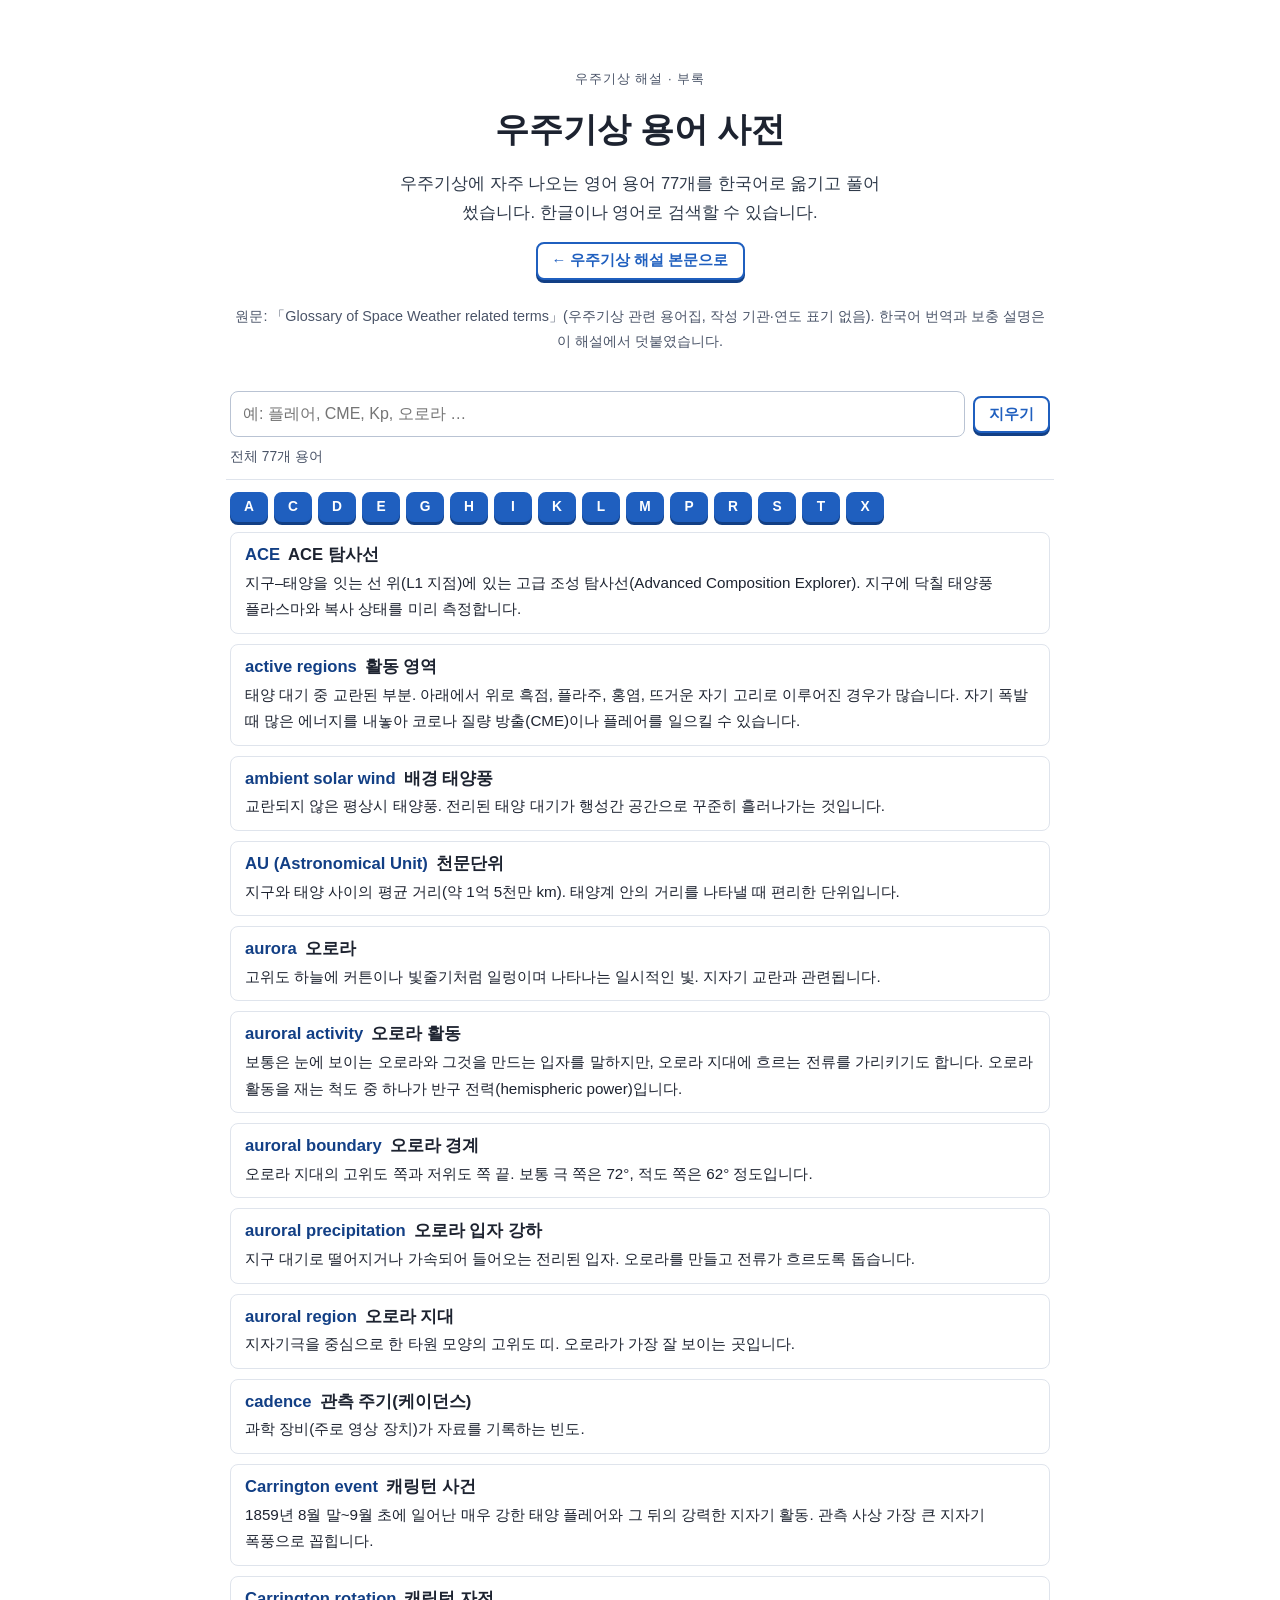
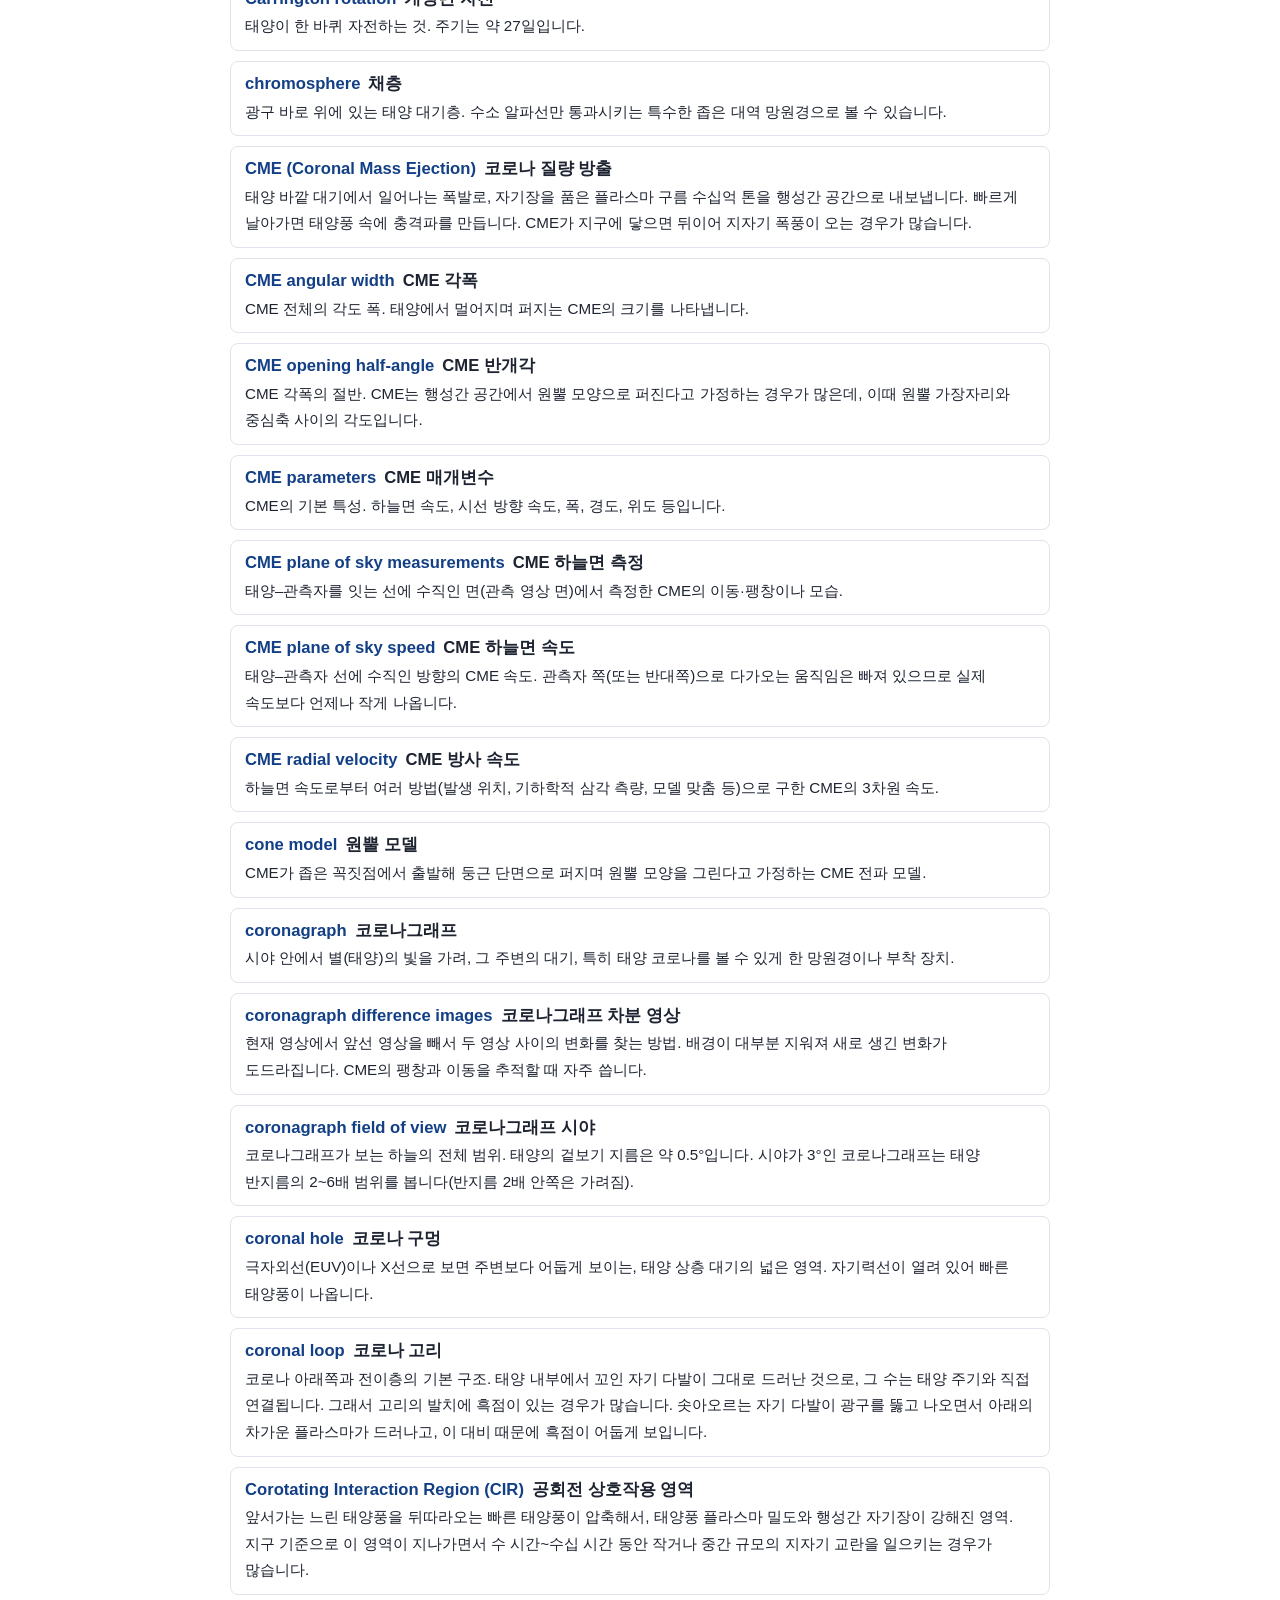
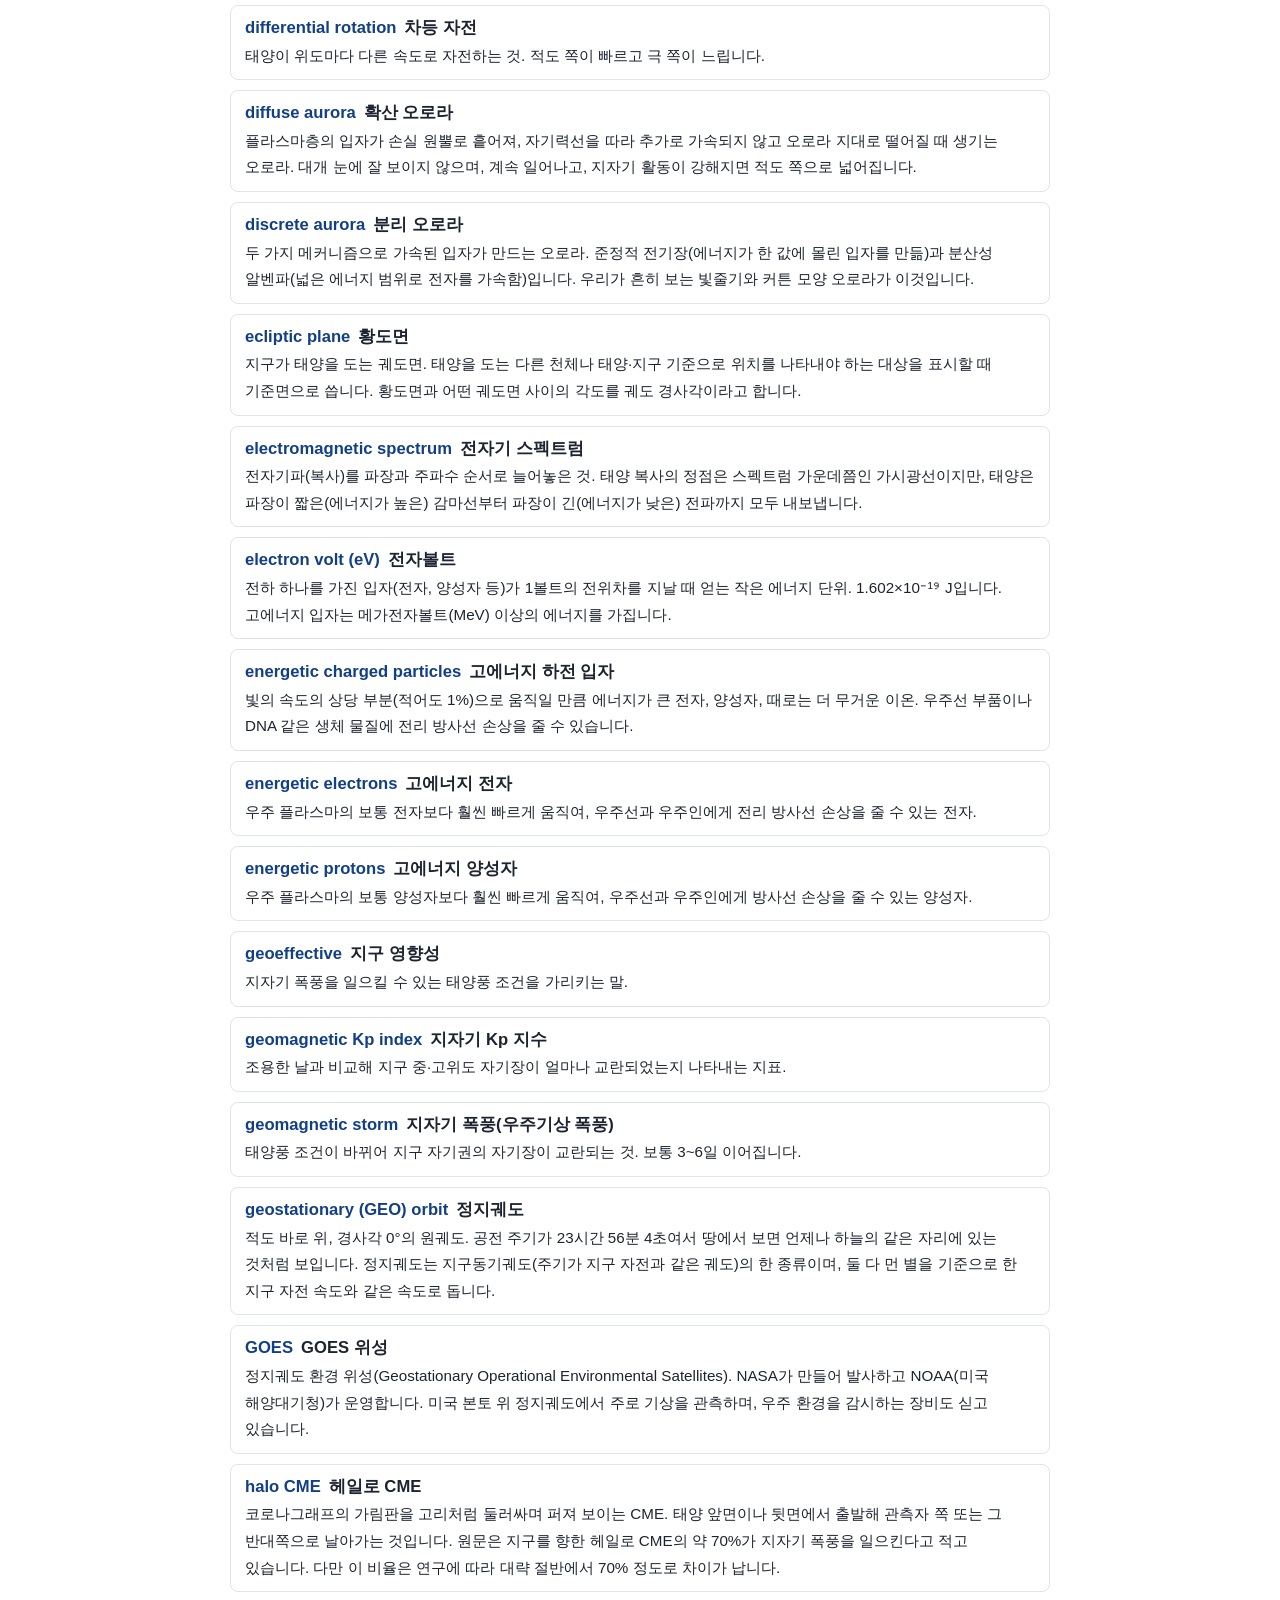
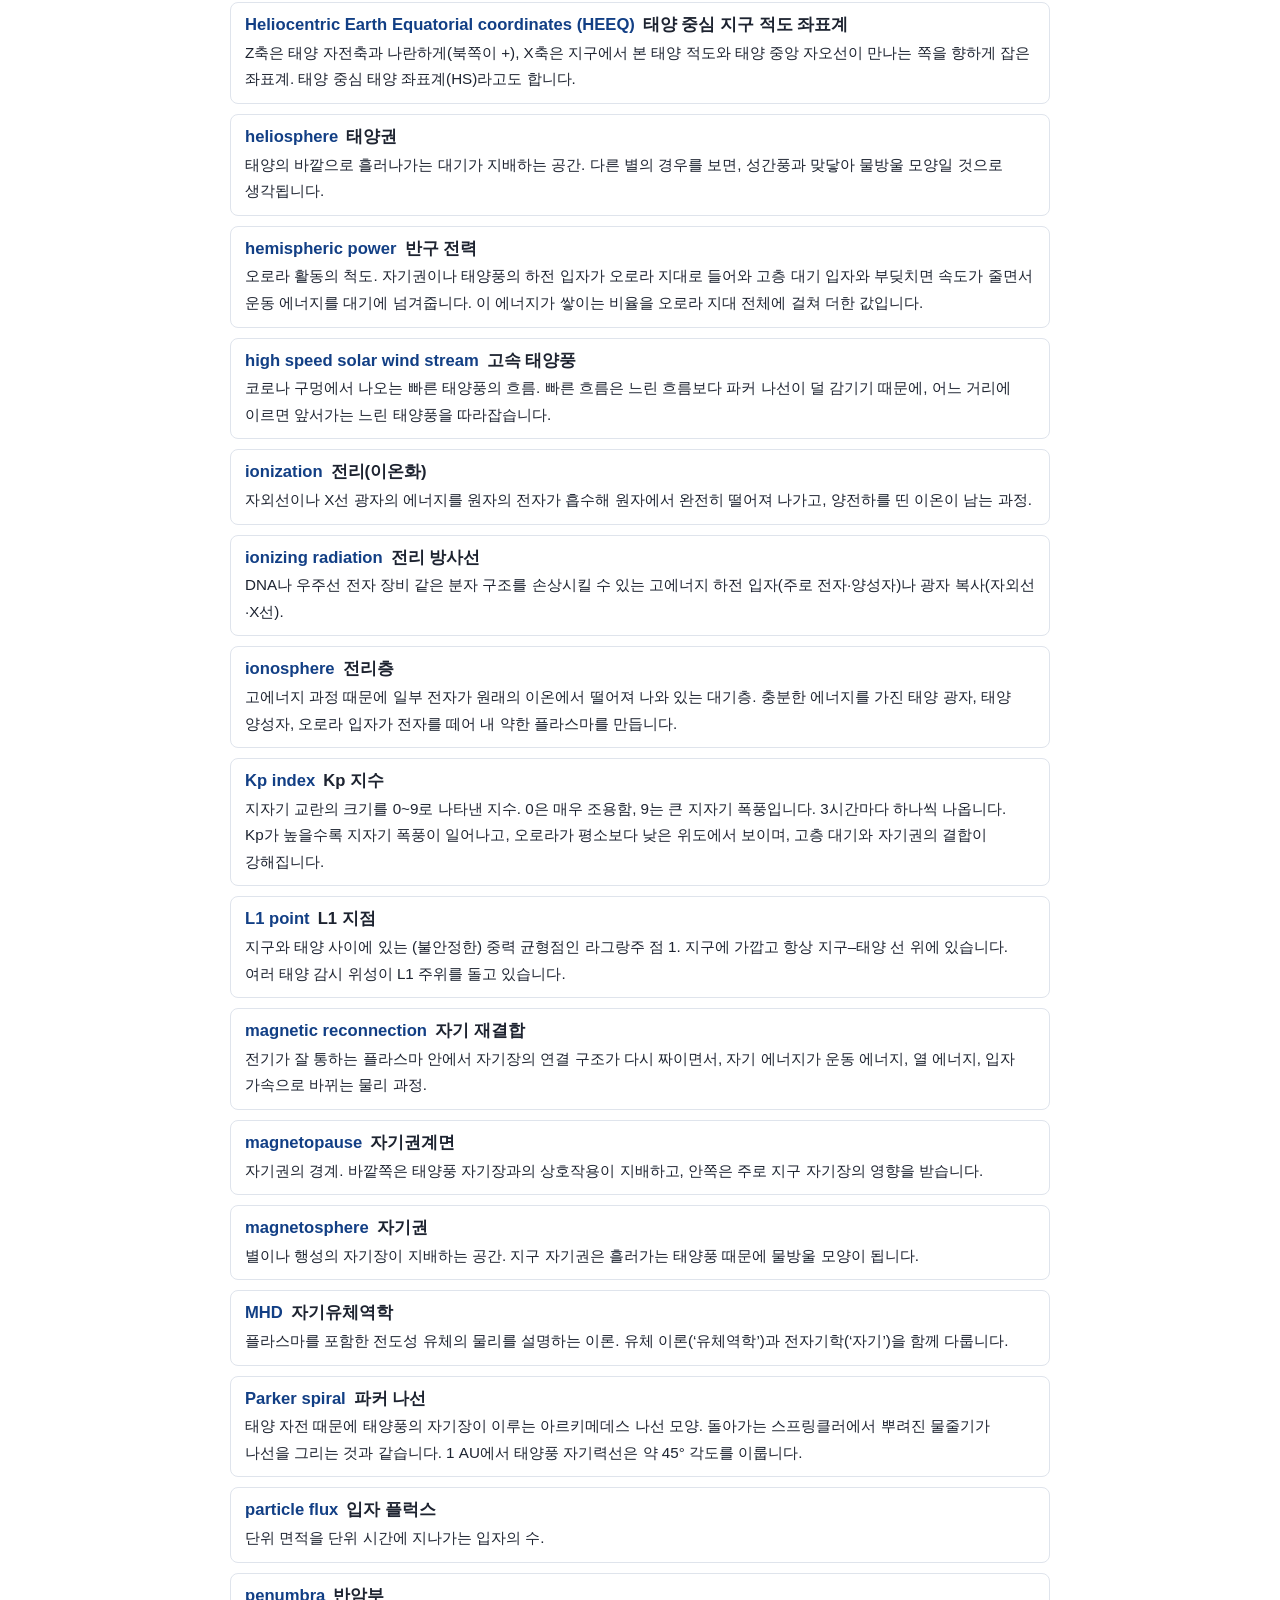
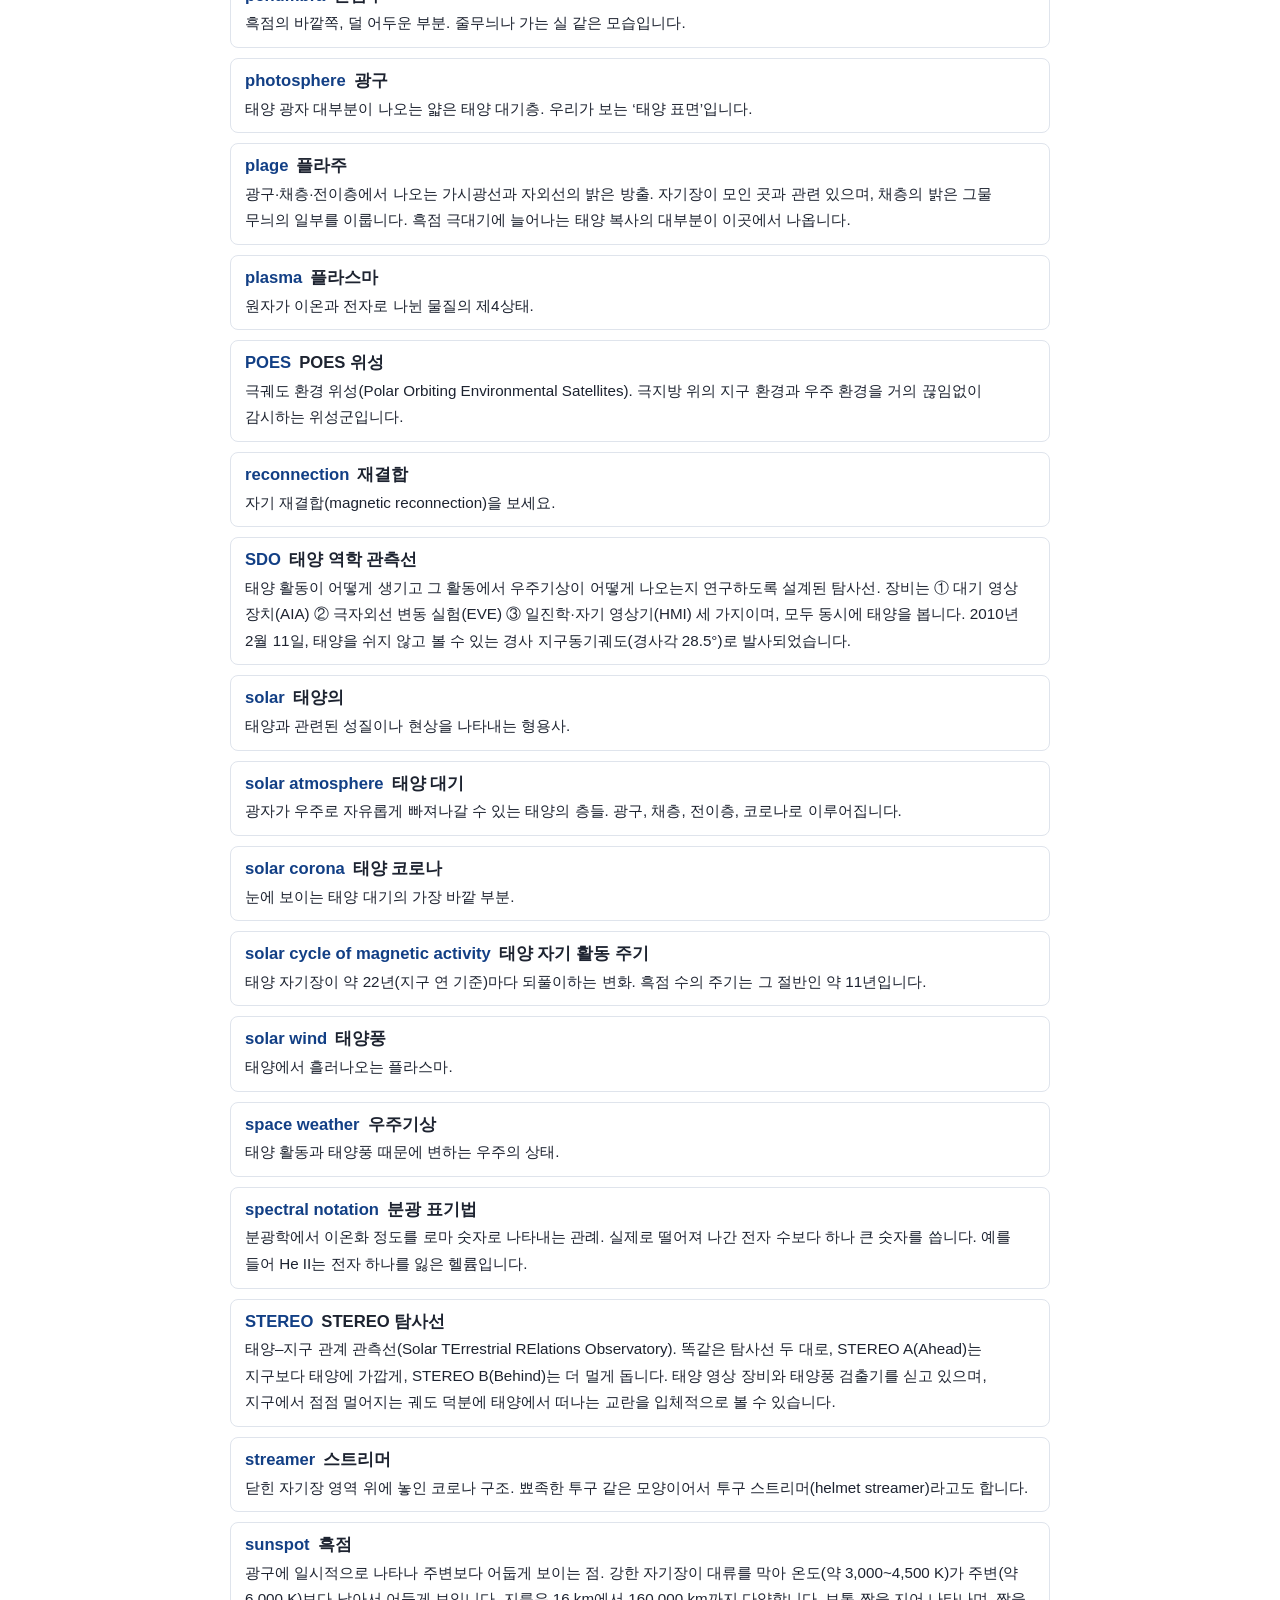
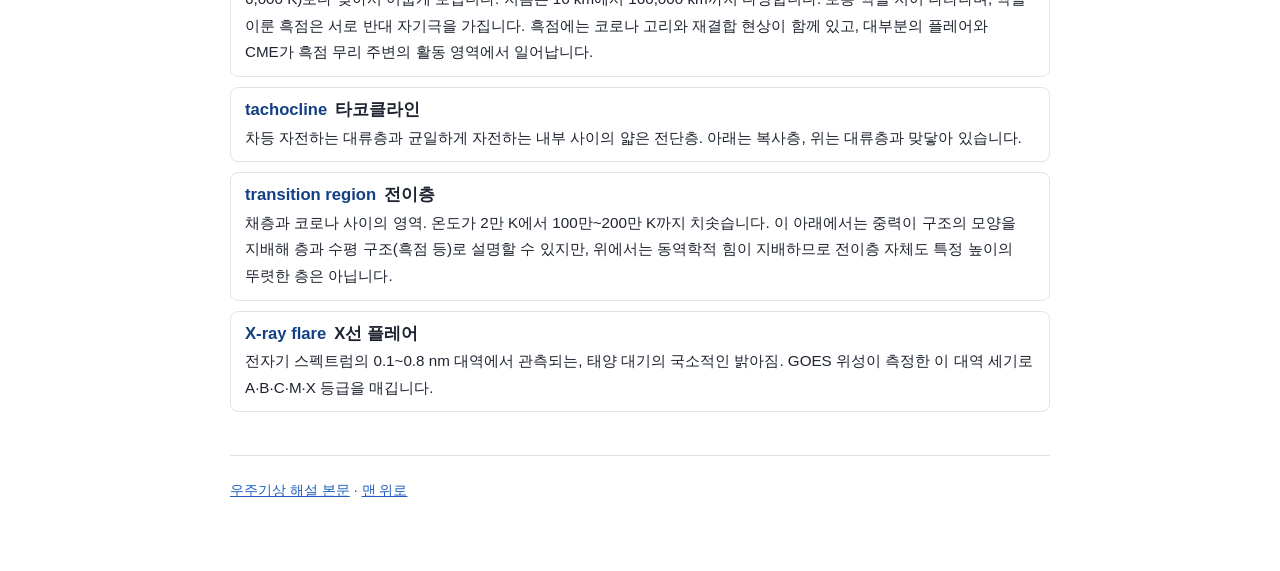
<file: glossary.html>
<!DOCTYPE html>
<html lang="ko">
<head>
<meta charset="utf-8">
<meta name="viewport" content="width=device-width, initial-scale=1">
<title>우주기상 용어 사전 — 우주기상 해설</title>
<meta name="description" content="우주기상 관련 영어 용어를 한국어로 풀어 쓴 검색형 용어 사전">
<link rel="stylesheet" href="style.css?v=3">
<style>
.searchbar{position:sticky;top:0;z-index:20;background:rgba(255,255,255,.96);border-bottom:1px solid var(--line);margin:0 -4px;padding:10px 4px}
.searchbar .in{display:flex;gap:8px;align-items:center;flex-wrap:wrap}
.searchbar input{flex:1;min-width:200px;font:inherit;font-size:16px;padding:8px 12px;border-radius:8px;border:1.5px solid #b9c3d3;background:#fff;color:var(--ink)}
.searchbar input:focus{outline:none;border-color:var(--blue)}
.cnt{color:var(--sub);font-size:.86rem;width:100%}
.letters{display:flex;flex-wrap:wrap;gap:6px;margin:12px 0 0}
.letters .btn{min-width:38px;padding:4px 0;font-size:.86rem}
.term{border:1px solid var(--line);border-radius:8px;padding:10px 14px;margin:10px 0;background:#fff;scroll-margin-top:90px}
.term h2{font-size:1.04rem;margin:0 0 .2em;padding:0;border:0;display:block}
.term h2 .en{color:var(--blue-d);font-weight:800;font-size:1em}
.term h2 .ko{margin-left:8px;font-weight:700}
.term p{margin:0;font-size:.95rem}
.empty{color:var(--sub);text-align:center;padding:30px}
mark{background:#fff1b8;color:inherit;border-radius:3px}
</style>
</head>
<body>

<div class="wrap">
<header class="hero">
  <div class="eyebrow">우주기상 해설 · 부록</div>
  <h1>우주기상 용어 사전</h1>
  <p class="lede">우주기상에 자주 나오는 영어 용어 77개를 한국어로 옮기고 풀어 썼습니다. 한글이나 영어로 검색할 수 있습니다.</p>
  <div class="hero-links"><a class="btn alt" href="index.html">← 우주기상 해설 본문으로</a></div>
  <p class="small">원문: 「Glossary of Space Weather related terms」(우주기상 관련 용어집, 작성 기관·연도 표기 없음). 한국어 번역과 보충 설명은 이 해설에서 덧붙였습니다.</p>
</header>

<div class="searchbar">
  <div class="in">
    <input id="q" type="search" placeholder="예: 플레어, CME, Kp, 오로라 …" aria-label="용어 검색">
    <button type="button" class="btn alt" id="clear">지우기</button>
    <span class="cnt" id="cnt" aria-live="polite"></span>
  </div>
</div>
<nav class="letters" id="letters" aria-label="알파벳으로 이동"></nav>

<main class="terms" id="terms"></main>


<footer>
  <p><a href="index.html">우주기상 해설 본문</a> · <a href="#" id="top2">맨 위로</a></p>
</footer>
</div>
<button type="button" class="btn tocfab" id="toTop" aria-label="맨 위로 가기">▲ 맨 위로</button>

<script>
var G = [
["ACE","ACE 탐사선","지구–태양을 잇는 선 위(L1 지점)에 있는 고급 조성 탐사선(Advanced Composition Explorer). 지구에 닥칠 태양풍 플라스마와 복사 상태를 미리 측정합니다."],
["active regions","활동 영역","태양 대기 중 교란된 부분. 아래에서 위로 흑점, 플라주, 홍염, 뜨거운 자기 고리로 이루어진 경우가 많습니다. 자기 폭발 때 많은 에너지를 내놓아 코로나 질량 방출(CME)이나 플레어를 일으킬 수 있습니다."],
["ambient solar wind","배경 태양풍","교란되지 않은 평상시 태양풍. 전리된 태양 대기가 행성간 공간으로 꾸준히 흘러나가는 것입니다."],
["AU (Astronomical Unit)","천문단위","지구와 태양 사이의 평균 거리(약 1억 5천만 km). 태양계 안의 거리를 나타낼 때 편리한 단위입니다."],
["aurora","오로라","고위도 하늘에 커튼이나 빛줄기처럼 일렁이며 나타나는 일시적인 빛. 지자기 교란과 관련됩니다."],
["auroral region","오로라 지대","지자기극을 중심으로 한 타원 모양의 고위도 띠. 오로라가 가장 잘 보이는 곳입니다."],
["auroral activity","오로라 활동","보통은 눈에 보이는 오로라와 그것을 만드는 입자를 말하지만, 오로라 지대에 흐르는 전류를 가리키기도 합니다. 오로라 활동을 재는 척도 중 하나가 반구 전력(hemispheric power)입니다."],
["auroral boundary","오로라 경계","오로라 지대의 고위도 쪽과 저위도 쪽 끝. 보통 극 쪽은 72°, 적도 쪽은 62° 정도입니다."],
["auroral precipitation","오로라 입자 강하","지구 대기로 떨어지거나 가속되어 들어오는 전리된 입자. 오로라를 만들고 전류가 흐르도록 돕습니다."],
["cadence","관측 주기(케이던스)","과학 장비(주로 영상 장치)가 자료를 기록하는 빈도."],
["Carrington event","캐링턴 사건","1859년 8월 말~9월 초에 일어난 매우 강한 태양 플레어와 그 뒤의 강력한 지자기 활동. 관측 사상 가장 큰 지자기 폭풍으로 꼽힙니다."],
["Carrington rotation","캐링턴 자전","태양이 한 바퀴 자전하는 것. 주기는 약 27일입니다."],
["chromosphere","채층","광구 바로 위에 있는 태양 대기층. 수소 알파선만 통과시키는 특수한 좁은 대역 망원경으로 볼 수 있습니다."],
["Corotating Interaction Region (CIR)","공회전 상호작용 영역","앞서가는 느린 태양풍을 뒤따라오는 빠른 태양풍이 압축해서, 태양풍 플라스마 밀도와 행성간 자기장이 강해진 영역. 지구 기준으로 이 영역이 지나가면서 수 시간~수십 시간 동안 작거나 중간 규모의 지자기 교란을 일으키는 경우가 많습니다."],
["CME (Coronal Mass Ejection)","코로나 질량 방출","태양 바깥 대기에서 일어나는 폭발로, 자기장을 품은 플라스마 구름 수십억 톤을 행성간 공간으로 내보냅니다. 빠르게 날아가면 태양풍 속에 충격파를 만듭니다. CME가 지구에 닿으면 뒤이어 지자기 폭풍이 오는 경우가 많습니다."],
["CME angular width","CME 각폭","CME 전체의 각도 폭. 태양에서 멀어지며 퍼지는 CME의 크기를 나타냅니다."],
["CME opening half-angle","CME 반개각","CME 각폭의 절반. CME는 행성간 공간에서 원뿔 모양으로 퍼진다고 가정하는 경우가 많은데, 이때 원뿔 가장자리와 중심축 사이의 각도입니다."],
["CME parameters","CME 매개변수","CME의 기본 특성. 하늘면 속도, 시선 방향 속도, 폭, 경도, 위도 등입니다."],
["CME plane of sky measurements","CME 하늘면 측정","태양–관측자를 잇는 선에 수직인 면(관측 영상 면)에서 측정한 CME의 이동·팽창이나 모습."],
["CME plane of sky speed","CME 하늘면 속도","태양–관측자 선에 수직인 방향의 CME 속도. 관측자 쪽(또는 반대쪽)으로 다가오는 움직임은 빠져 있으므로 실제 속도보다 언제나 작게 나옵니다."],
["CME radial velocity","CME 방사 속도","하늘면 속도로부터 여러 방법(발생 위치, 기하학적 삼각 측량, 모델 맞춤 등)으로 구한 CME의 3차원 속도."],
["cone model","원뿔 모델","CME가 좁은 꼭짓점에서 출발해 둥근 단면으로 퍼지며 원뿔 모양을 그린다고 가정하는 CME 전파 모델."],
["coronagraph","코로나그래프","시야 안에서 별(태양)의 빛을 가려, 그 주변의 대기, 특히 태양 코로나를 볼 수 있게 한 망원경이나 부착 장치."],
["coronagraph field of view","코로나그래프 시야","코로나그래프가 보는 하늘의 전체 범위. 태양의 겉보기 지름은 약 0.5°입니다. 시야가 3°인 코로나그래프는 태양 반지름의 2~6배 범위를 봅니다(반지름 2배 안쪽은 가려짐)."],
["coronagraph difference images","코로나그래프 차분 영상","현재 영상에서 앞선 영상을 빼서 두 영상 사이의 변화를 찾는 방법. 배경이 대부분 지워져 새로 생긴 변화가 도드라집니다. CME의 팽창과 이동을 추적할 때 자주 씁니다."],
["coronal hole","코로나 구멍","극자외선(EUV)이나 X선으로 보면 주변보다 어둡게 보이는, 태양 상층 대기의 넓은 영역. 자기력선이 열려 있어 빠른 태양풍이 나옵니다."],
["coronal loop","코로나 고리","코로나 아래쪽과 전이층의 기본 구조. 태양 내부에서 꼬인 자기 다발이 그대로 드러난 것으로, 그 수는 태양 주기와 직접 연결됩니다. 그래서 고리의 발치에 흑점이 있는 경우가 많습니다. 솟아오르는 자기 다발이 광구를 뚫고 나오면서 아래의 차가운 플라스마가 드러나고, 이 대비 때문에 흑점이 어둡게 보입니다."],
["differential rotation","차등 자전","태양이 위도마다 다른 속도로 자전하는 것. 적도 쪽이 빠르고 극 쪽이 느립니다."],
["diffuse aurora","확산 오로라","플라스마층의 입자가 손실 원뿔로 흩어져, 자기력선을 따라 추가로 가속되지 않고 오로라 지대로 떨어질 때 생기는 오로라. 대개 눈에 잘 보이지 않으며, 계속 일어나고, 지자기 활동이 강해지면 적도 쪽으로 넓어집니다."],
["discrete aurora","분리 오로라","두 가지 메커니즘으로 가속된 입자가 만드는 오로라. 준정적 전기장(에너지가 한 값에 몰린 입자를 만듦)과 분산성 알벤파(넓은 에너지 범위로 전자를 가속함)입니다. 우리가 흔히 보는 빛줄기와 커튼 모양 오로라가 이것입니다."],
["ecliptic plane","황도면","지구가 태양을 도는 궤도면. 태양을 도는 다른 천체나 태양·지구 기준으로 위치를 나타내야 하는 대상을 표시할 때 기준면으로 씁니다. 황도면과 어떤 궤도면 사이의 각도를 궤도 경사각이라고 합니다."],
["electromagnetic spectrum","전자기 스펙트럼","전자기파(복사)를 파장과 주파수 순서로 늘어놓은 것. 태양 복사의 정점은 스펙트럼 가운데쯤인 가시광선이지만, 태양은 파장이 짧은(에너지가 높은) 감마선부터 파장이 긴(에너지가 낮은) 전파까지 모두 내보냅니다."],
["electron volt (eV)","전자볼트","전하 하나를 가진 입자(전자, 양성자 등)가 1볼트의 전위차를 지날 때 얻는 작은 에너지 단위. 1.602×10⁻¹⁹ J입니다. 고에너지 입자는 메가전자볼트(MeV) 이상의 에너지를 가집니다."],
["energetic charged particles","고에너지 하전 입자","빛의 속도의 상당 부분(적어도 1%)으로 움직일 만큼 에너지가 큰 전자, 양성자, 때로는 더 무거운 이온. 우주선 부품이나 DNA 같은 생체 물질에 전리 방사선 손상을 줄 수 있습니다."],
["energetic electrons","고에너지 전자","우주 플라스마의 보통 전자보다 훨씬 빠르게 움직여, 우주선과 우주인에게 전리 방사선 손상을 줄 수 있는 전자."],
["energetic protons","고에너지 양성자","우주 플라스마의 보통 양성자보다 훨씬 빠르게 움직여, 우주선과 우주인에게 방사선 손상을 줄 수 있는 양성자."],
["geoeffective","지구 영향성","지자기 폭풍을 일으킬 수 있는 태양풍 조건을 가리키는 말."],
["geomagnetic storm","지자기 폭풍(우주기상 폭풍)","태양풍 조건이 바뀌어 지구 자기권의 자기장이 교란되는 것. 보통 3~6일 이어집니다."],
["geomagnetic Kp index","지자기 Kp 지수","조용한 날과 비교해 지구 중·고위도 자기장이 얼마나 교란되었는지 나타내는 지표."],
["geostationary (GEO) orbit","정지궤도","적도 바로 위, 경사각 0°의 원궤도. 공전 주기가 23시간 56분 4초여서 땅에서 보면 언제나 하늘의 같은 자리에 있는 것처럼 보입니다. 정지궤도는 지구동기궤도(주기가 지구 자전과 같은 궤도)의 한 종류이며, 둘 다 먼 별을 기준으로 한 지구 자전 속도와 같은 속도로 돕니다."],
["GOES","GOES 위성","정지궤도 환경 위성(Geostationary Operational Environmental Satellites). NASA가 만들어 발사하고 NOAA(미국 해양대기청)가 운영합니다. 미국 본토 위 정지궤도에서 주로 기상을 관측하며, 우주 환경을 감시하는 장비도 싣고 있습니다."],
["halo CME","헤일로 CME","코로나그래프의 가림판을 고리처럼 둘러싸며 퍼져 보이는 CME. 태양 앞면이나 뒷면에서 출발해 관측자 쪽 또는 그 반대쪽으로 날아가는 것입니다. 원문은 지구를 향한 헤일로 CME의 약 70%가 지자기 폭풍을 일으킨다고 적고 있습니다. 다만 이 비율은 연구에 따라 대략 절반에서 70% 정도로 차이가 납니다."],
["Heliocentric Earth Equatorial coordinates (HEEQ)","태양 중심 지구 적도 좌표계","Z축은 태양 자전축과 나란하게(북쪽이 +), X축은 지구에서 본 태양 적도와 태양 중앙 자오선이 만나는 쪽을 향하게 잡은 좌표계. 태양 중심 태양 좌표계(HS)라고도 합니다."],
["heliosphere","태양권","태양의 바깥으로 흘러나가는 대기가 지배하는 공간. 다른 별의 경우를 보면, 성간풍과 맞닿아 물방울 모양일 것으로 생각됩니다."],
["hemispheric power","반구 전력","오로라 활동의 척도. 자기권이나 태양풍의 하전 입자가 오로라 지대로 들어와 고층 대기 입자와 부딪치면 속도가 줄면서 운동 에너지를 대기에 넘겨줍니다. 이 에너지가 쌓이는 비율을 오로라 지대 전체에 걸쳐 더한 값입니다."],
["high speed solar wind stream","고속 태양풍","코로나 구멍에서 나오는 빠른 태양풍의 흐름. 빠른 흐름은 느린 흐름보다 파커 나선이 덜 감기기 때문에, 어느 거리에 이르면 앞서가는 느린 태양풍을 따라잡습니다."],
["ionization","전리(이온화)","자외선이나 X선 광자의 에너지를 원자의 전자가 흡수해 원자에서 완전히 떨어져 나가고, 양전하를 띤 이온이 남는 과정."],
["ionizing radiation","전리 방사선","DNA나 우주선 전자 장비 같은 분자 구조를 손상시킬 수 있는 고에너지 하전 입자(주로 전자·양성자)나 광자 복사(자외선·X선)."],
["ionosphere","전리층","고에너지 과정 때문에 일부 전자가 원래의 이온에서 떨어져 나와 있는 대기층. 충분한 에너지를 가진 태양 광자, 태양 양성자, 오로라 입자가 전자를 떼어 내 약한 플라스마를 만듭니다."],
["Kp index","Kp 지수","지자기 교란의 크기를 0~9로 나타낸 지수. 0은 매우 조용함, 9는 큰 지자기 폭풍입니다. 3시간마다 하나씩 나옵니다. Kp가 높을수록 지자기 폭풍이 일어나고, 오로라가 평소보다 낮은 위도에서 보이며, 고층 대기와 자기권의 결합이 강해집니다."],
["L1 point","L1 지점","지구와 태양 사이에 있는 (불안정한) 중력 균형점인 라그랑주 점 1. 지구에 가깝고 항상 지구–태양 선 위에 있습니다. 여러 태양 감시 위성이 L1 주위를 돌고 있습니다."],
["magnetic reconnection","자기 재결합","전기가 잘 통하는 플라스마 안에서 자기장의 연결 구조가 다시 짜이면서, 자기 에너지가 운동 에너지, 열 에너지, 입자 가속으로 바뀌는 물리 과정."],
["magnetopause","자기권계면","자기권의 경계. 바깥쪽은 태양풍 자기장과의 상호작용이 지배하고, 안쪽은 주로 지구 자기장의 영향을 받습니다."],
["magnetosphere","자기권","별이나 행성의 자기장이 지배하는 공간. 지구 자기권은 흘러가는 태양풍 때문에 물방울 모양이 됩니다."],
["MHD","자기유체역학","플라스마를 포함한 전도성 유체의 물리를 설명하는 이론. 유체 이론(‘유체역학’)과 전자기학(‘자기’)을 함께 다룹니다."],
["Parker spiral","파커 나선","태양 자전 때문에 태양풍의 자기장이 이루는 아르키메데스 나선 모양. 돌아가는 스프링클러에서 뿌려진 물줄기가 나선을 그리는 것과 같습니다. 1 AU에서 태양풍 자기력선은 약 45° 각도를 이룹니다."],
["particle flux","입자 플럭스","단위 면적을 단위 시간에 지나가는 입자의 수."],
["penumbra","반암부","흑점의 바깥쪽, 덜 어두운 부분. 줄무늬나 가는 실 같은 모습입니다."],
["photosphere","광구","태양 광자 대부분이 나오는 얇은 태양 대기층. 우리가 보는 ‘태양 표면’입니다."],
["plage","플라주","광구·채층·전이층에서 나오는 가시광선과 자외선의 밝은 방출. 자기장이 모인 곳과 관련 있으며, 채층의 밝은 그물 무늬의 일부를 이룹니다. 흑점 극대기에 늘어나는 태양 복사의 대부분이 이곳에서 나옵니다."],
["plasma","플라스마","원자가 이온과 전자로 나뉜 물질의 제4상태."],
["POES","POES 위성","극궤도 환경 위성(Polar Orbiting Environmental Satellites). 극지방 위의 지구 환경과 우주 환경을 거의 끊임없이 감시하는 위성군입니다."],
["reconnection","재결합","자기 재결합(magnetic reconnection)을 보세요."],
["SDO","태양 역학 관측선","태양 활동이 어떻게 생기고 그 활동에서 우주기상이 어떻게 나오는지 연구하도록 설계된 탐사선. 장비는 ① 대기 영상 장치(AIA) ② 극자외선 변동 실험(EVE) ③ 일진학·자기 영상기(HMI) 세 가지이며, 모두 동시에 태양을 봅니다. 2010년 2월 11일, 태양을 쉬지 않고 볼 수 있는 경사 지구동기궤도(경사각 28.5°)로 발사되었습니다."],
["solar","태양의","태양과 관련된 성질이나 현상을 나타내는 형용사."],
["solar atmosphere","태양 대기","광자가 우주로 자유롭게 빠져나갈 수 있는 태양의 층들. 광구, 채층, 전이층, 코로나로 이루어집니다."],
["solar corona","태양 코로나","눈에 보이는 태양 대기의 가장 바깥 부분."],
["solar cycle of magnetic activity","태양 자기 활동 주기","태양 자기장이 약 22년(지구 연 기준)마다 되풀이하는 변화. 흑점 수의 주기는 그 절반인 약 11년입니다."],
["solar wind","태양풍","태양에서 흘러나오는 플라스마."],
["space weather","우주기상","태양 활동과 태양풍 때문에 변하는 우주의 상태."],
["spectral notation","분광 표기법","분광학에서 이온화 정도를 로마 숫자로 나타내는 관례. 실제로 떨어져 나간 전자 수보다 하나 큰 숫자를 씁니다. 예를 들어 He II는 전자 하나를 잃은 헬륨입니다."],
["STEREO","STEREO 탐사선","태양–지구 관계 관측선(Solar TErrestrial RElations Observatory). 똑같은 탐사선 두 대로, STEREO A(Ahead)는 지구보다 태양에 가깝게, STEREO B(Behind)는 더 멀게 돕니다. 태양 영상 장비와 태양풍 검출기를 싣고 있으며, 지구에서 점점 멀어지는 궤도 덕분에 태양에서 떠나는 교란을 입체적으로 볼 수 있습니다."],
["streamer","스트리머","닫힌 자기장 영역 위에 놓인 코로나 구조. 뾰족한 투구 같은 모양이어서 투구 스트리머(helmet streamer)라고도 합니다."],
["sunspot","흑점","광구에 일시적으로 나타나 주변보다 어둡게 보이는 점. 강한 자기장이 대류를 막아 온도(약 3,000~4,500 K)가 주변(약 6,000 K)보다 낮아서 어둡게 보입니다. 지름은 16 km에서 160,000 km까지 다양합니다. 보통 짝을 지어 나타나며, 짝을 이룬 흑점은 서로 반대 자기극을 가집니다. 흑점에는 코로나 고리와 재결합 현상이 함께 있고, 대부분의 플레어와 CME가 흑점 무리 주변의 활동 영역에서 일어납니다."],
["tachocline","타코클라인","차등 자전하는 대류층과 균일하게 자전하는 내부 사이의 얇은 전단층. 아래는 복사층, 위는 대류층과 맞닿아 있습니다."],
["transition region","전이층","채층과 코로나 사이의 영역. 온도가 2만 K에서 100만~200만 K까지 치솟습니다. 이 아래에서는 중력이 구조의 모양을 지배해 층과 수평 구조(흑점 등)로 설명할 수 있지만, 위에서는 동역학적 힘이 지배하므로 전이층 자체도 특정 높이의 뚜렷한 층은 아닙니다."],
["X-ray flare","X선 플레어","전자기 스펙트럼의 0.1~0.8 nm 대역에서 관측되는, 태양 대기의 국소적인 밝아짐. GOES 위성이 측정한 이 대역 세기로 A·B·C·M·X 등급을 매깁니다."]
];

(function(){
  var box = document.getElementById('terms'), q = document.getElementById('q'),
      cnt = document.getElementById('cnt'), letters = document.getElementById('letters');
  G.sort(function(a,b){ return a[0].toLowerCase().localeCompare(b[0].toLowerCase()); });
  function esc(s){ return s.replace(/[&<>"]/g, function(c){ return {'&':'&amp;','<':'&lt;','>':'&gt;','"':'&quot;'}[c]; }); }
  function hl(s, k){
    s = esc(s); if (!k) return s;
    var re = new RegExp('(' + k.replace(/[.*+?^${}()|[\]\\]/g, '\\$&') + ')', 'gi');
    return s.replace(re, '<mark>$1</mark>');
  }
  function idOf(t){ return 't-' + t.toLowerCase().replace(/[^a-z0-9]+/g, '-'); }
  function render(){
    var k = q.value.trim(), kl = k.toLowerCase(), html = '', n = 0;
    G.forEach(function(g){
      if (kl && (g[0] + ' ' + g[1] + ' ' + g[2]).toLowerCase().indexOf(kl) < 0) return;
      n++;
      html += '<article class="term" id="' + idOf(g[0]) + '"><h2><span class="en">' + hl(g[0], k) +
              '</span><span class="ko">' + hl(g[1], k) + '</span></h2><p>' + hl(g[2], k) + '</p></article>';
    });
    box.innerHTML = html || '<p class="empty">찾는 용어가 없습니다. 다른 낱말로 검색해 보세요.</p>';
    cnt.textContent = k ? ('“' + k + '” 검색 결과 ' + n + '개') : ('전체 ' + G.length + '개 용어');
    letters.style.display = k ? 'none' : '';
  }
  var seen = {};
  G.forEach(function(g){
    var L = g[0][0].toUpperCase();
    if (seen[L]) return; seen[L] = 1;
    var b = document.createElement('button');
    b.type = 'button'; b.className = 'btn'; b.textContent = L;
    b.setAttribute('aria-label', L + '로 시작하는 용어로 이동');
    b.addEventListener('click', function(){
      var el = document.getElementById(idOf(g[0]));
      if (el) el.scrollIntoView({behavior: 'smooth', block: 'start'});
    });
    letters.appendChild(b);
  });
  q.addEventListener('input', render);
  document.getElementById('clear').addEventListener('click', function(){ q.value = ''; render(); q.focus(); });
  var tt = document.getElementById('toTop');
  function top(e){ if (e) e.preventDefault(); window.scrollTo({top: 0, behavior: 'smooth'}); }
  tt.addEventListener('click', top); document.getElementById('top2').addEventListener('click', top);
  window.addEventListener('scroll', function(){ tt.classList.toggle('show', window.scrollY > 600); }, {passive: true});
  render();
})();
</script>
</body>
</html>
</file>
<file: style.css>
/* 시리즈 공통 틀 (동축 50Ω·무선 공식 페이지와 같은 모양) */
:root{
  --ink:#1d2330; --sub:#4a5468; --line:#dfe4ec; --soft:#f5f7fa;
  --blue:#1f5fbf; --blue-d:#123f85; --orange:#d9650b; --green:#1f8a4c; --red:#c0392b; --violet:#5e35b1;
}
*{box-sizing:border-box}
html{-webkit-text-size-adjust:100%;scroll-behavior:smooth}
body{margin:0;background:#fff;color:var(--ink);font-family:"Pretendard","Apple SD Gothic Neo","Noto Sans KR","Malgun Gothic",sans-serif;line-height:1.75;font-size:16.5px;word-break:keep-all;overflow-wrap:anywhere}
.wrap{max-width:860px;margin:0 auto;padding:28px max(20px, env(safe-area-inset-right, 0px)) 60px max(20px, env(safe-area-inset-left, 0px))}
img{max-width:100%;height:auto;display:block}
a{color:var(--blue)}
h1{font-size:1.85rem;line-height:1.35;margin:.2em 0 .3em}
h2{font-size:1.32rem;line-height:1.4;margin:2.4em 0 .5em;padding-top:.8em;border-top:1px solid var(--line);display:flex;gap:.5em;align-items:baseline;flex-wrap:wrap}
h2 .no{color:var(--blue);font-weight:800}
h2 .en{font-size:.8rem;font-weight:500;color:var(--sub)}
h3{font-size:1.06rem;margin:1.6em 0 .3em}
h4{font-size:1rem;margin:1.3em 0 .2em;color:var(--blue-d)}
p{margin:.6em 0}
ul,ol{padding-left:1.4em;margin:.5em 0}
li{margin:.2em 0}
section{scroll-margin-top:16px}

/* 머리 */
.hero{padding:40px 0 18px;display:grid;gap:16px;text-align:center}
.eyebrow{font-size:13px;letter-spacing:.08em;color:var(--sub)}
.hero h1{font-size:clamp(26px,5vw,34px);margin:0}
.hero .lede{color:#2f3a4a;max-width:58ch;margin:0 auto}
.qs{list-style:none;padding:0;margin:0;display:grid;gap:8px;font-weight:700}
.qs li::before{content:"Q. ";color:var(--sub);font-weight:400}
.hero-links{display:flex;gap:10px;justify-content:center;flex-wrap:wrap}

/* 목차 */
.toc{background:var(--soft);border:1px solid var(--line);border-radius:8px;padding:12px 18px;font-size:.95rem;margin-top:1.4em;scroll-margin-top:12px}
.toc b{font-size:.9rem;color:var(--sub)}
.toc ol{margin:.3em 0;padding-left:1.6em;columns:2;column-gap:2em}
.toc li{break-inside:avoid}
.toc a{color:var(--blue);text-decoration:none}
.toc a:hover{text-decoration:underline}

/* 상자 */
.note{border-left:3px solid var(--blue);background:#f3f7fe;padding:10px 14px;margin:1em 0;border-radius:0 6px 6px 0;font-size:.95rem}
.myth{border-left:3px solid var(--orange);background:#fff6ee;padding:10px 14px;margin:1em 0;border-radius:0 6px 6px 0;font-size:.95rem}
.side{border:1px dashed #9aa6bb;background:#fbfcfd;padding:12px 16px;margin:1em 0;border-radius:8px;font-size:.95rem}
.small{font-size:.9rem;color:var(--sub)}
.center{text-align:center}
.eq{font-family:"Cambria Math","STIX Two Math","Times New Roman",serif;font-size:1.18rem;text-align:center;background:var(--soft);border:1px solid var(--line);border-radius:6px;padding:10px 12px;margin:.8em 0;overflow-x:auto}
.sum{display:grid;gap:10px;grid-template-columns:repeat(auto-fit,minmax(240px,1fr));margin:1em 0}
.sum>div{border:1px solid var(--line);border-radius:8px;padding:10px 14px;background:var(--soft);font-size:.95rem}
.sum>div p{margin:.3em 0}
.sum b.h{display:block;color:var(--blue-d)}
.sum .wide{grid-column:1/-1}
.sum .good{border-top:3px solid var(--green)}
.sum .bad{border-top:3px solid var(--red)}
.steps li{margin:.4em 0}

/* 표 */
.tbl{overflow-x:auto;-webkit-overflow-scrolling:touch;margin:.8em 0}
table{border-collapse:collapse;width:100%;font-size:.93rem}
th,td{border:1px solid var(--line);padding:6px 9px;text-align:left;vertical-align:top}
th{background:var(--soft);white-space:nowrap}
table.c td,table.c th{text-align:center}
tr.q td{background:#eefaf2} tr.u td{background:#fffbe6} tr.s td{background:#fff3e8} tr.x td{background:#fdecec}
.pill{display:inline-block;min-width:1.6em;text-align:center;border-radius:4px;font-weight:800;color:#fff;margin-right:4px;font-size:.85rem}
.pill.r{background:var(--orange)} .pill.s{background:var(--red)} .pill.g{background:var(--blue)}

/* 그림 */
figure.fig{margin:1.2em 0;padding:10px;border:1px solid var(--line);border-radius:10px;background:#fff}
figure.fig figcaption{font-size:.86rem;color:var(--sub);margin-top:.5em;text-align:center}
figure.fig .src{display:block;margin-top:.2em;font-size:.78rem;color:#7a8597}
figure.fig .src::before{content:"출처 · "}
figure.fig .src.ref::before{content:none}
.fig .zoom{display:block;width:100%;padding:0;margin:0;border:0;background:#fff;cursor:zoom-in;position:relative}
.fig .zoom img{margin:0 auto;max-height:620px;width:auto;max-width:100%}
.fig .zoom::after{content:"크게 보기";position:absolute;right:6px;bottom:6px;font-size:.75rem;font-weight:700;color:#fff;background:var(--blue);border-radius:6px;padding:3px 9px;box-shadow:0 2px 0 var(--blue-d)}

/* 누를 수 있는 버튼: 채워진 색 + 아래 그림자 + 손가락 커서 */
.btn{display:inline-flex;align-items:center;justify-content:center;gap:6px;font:inherit;font-size:.92rem;font-weight:700;line-height:1.3;cursor:pointer;border-radius:8px;padding:7px 14px;border:2px solid var(--blue);background:var(--blue);color:#fff;box-shadow:0 3px 0 var(--blue-d);text-decoration:none;transition:transform .05s, box-shadow .05s, background .15s;user-select:none;-webkit-user-select:none;touch-action:manipulation;-webkit-tap-highlight-color:transparent}
.btn:hover{background:#2a6fd6}
.btn:active{transform:translateY(2px);box-shadow:0 1px 0 var(--blue-d)}
.btn:focus-visible{outline:3px solid #f2b705;outline-offset:2px}
.btn.alt{background:#fff;color:var(--blue)}
.btn.alt:hover{background:#eef4fd}
.btn:disabled{background:#c9d1de;border-color:#c9d1de;color:#fff;box-shadow:0 3px 0 #a9b3c3;cursor:not-allowed;transform:none}
.btn.on{background:var(--blue-d);border-color:var(--blue-d)}
/* 상태 표시: 버튼과 구별되는 평평한 회색 칸 */
.status{font-size:.88rem;background:#f1f3f6;border-left:3px solid #8b96a8;padding:5px 11px;color:#2b3445;border-radius:0 4px 4px 0;cursor:default}

/* 도착 시간표 */
.timeline{display:grid;gap:10px;margin:1em 0}
.tl{border:1px solid var(--line);border-left:5px solid;border-radius:0 8px 8px 0;padding:10px 14px;background:#fff}
.tl p{margin:.2em 0}
.tl .when{font-size:1.25rem;font-weight:800}
.tl .what{font-weight:700}
.t1{border-left-color:#e0a800}.t1 .when{color:#b38600}
.t2{border-left-color:var(--red)}.t2 .when{color:var(--red)}
.t3{border-left-color:var(--blue)}.t3 .when{color:var(--blue)}

/* 고장 트리 */
.ft{border:1px solid #cdd6e4;border-radius:10px;padding:14px;margin:1.2em 0;background:#fff;box-shadow:0 1px 3px rgba(20,40,80,.06)}
.ft-bar{display:flex;align-items:center;justify-content:space-between;gap:8px;flex-wrap:wrap}
.ft-dots{display:flex;flex-wrap:wrap;gap:6px;margin:12px 0 4px;justify-content:center}
.ft-dots .btn{min-width:40px;padding:5px 0}
.ft-title{margin-top:1em}
.ft-desc{min-height:3.2em}
.ft-key summary{cursor:pointer;color:var(--blue);font-weight:700;padding:6px 0}

/* 목차로 버튼 (화면 구석) */
.tocfab{position:fixed;right:max(12px, env(safe-area-inset-right, 0px));bottom:calc(12px + env(safe-area-inset-bottom, 0px));z-index:30;font-size:.85rem;padding:6px 12px;opacity:0;pointer-events:none;transition:opacity .2s}
.tocfab.show{opacity:.95;pointer-events:auto}

/* 확대창 */
.lb{position:fixed;inset:0;z-index:100;background:rgba(20,27,38,.92);display:flex;flex-direction:column;padding:10px}
.lb[hidden]{display:none}
.lb-close{align-self:flex-end;margin-bottom:8px}
.lb-scroll{flex:1;overflow:auto;-webkit-overflow-scrolling:touch;background:#fff;border-radius:8px;touch-action:pan-x pan-y pinch-zoom}
.lb-scroll img{max-width:none;width:100%;min-width:100%}
.lb-scroll.wide img{width:auto;min-width:0}
.lb-cap{color:#e5e9f0;font-size:.88rem;margin:8px 4px 0;max-height:22vh;overflow:auto}

footer{margin-top:3em;padding-top:1em;border-top:1px solid var(--line);font-size:.88rem;color:var(--sub)}
footer a{color:var(--blue)}
.refs li{margin:.4em 0}

@media (max-width:600px){
  .toc ol{columns:1}
  body{font-size:16px}
  .wrap{padding-left:max(14px, env(safe-area-inset-left, 0px));padding-right:max(14px, env(safe-area-inset-right, 0px))}
  h2{font-size:1.2rem}
  .ft-bar .btn{flex:1}
  .ft-bar .status{order:-1;width:100%;text-align:center}
}
[hidden]{display:none !important}

/* 블로그(iframe) 안에서는 화면 고정 요소 숨김 */
html.embedded .tocfab{display:none}
html.embedded .lb{inset:auto;left:0;right:0}
</file>
